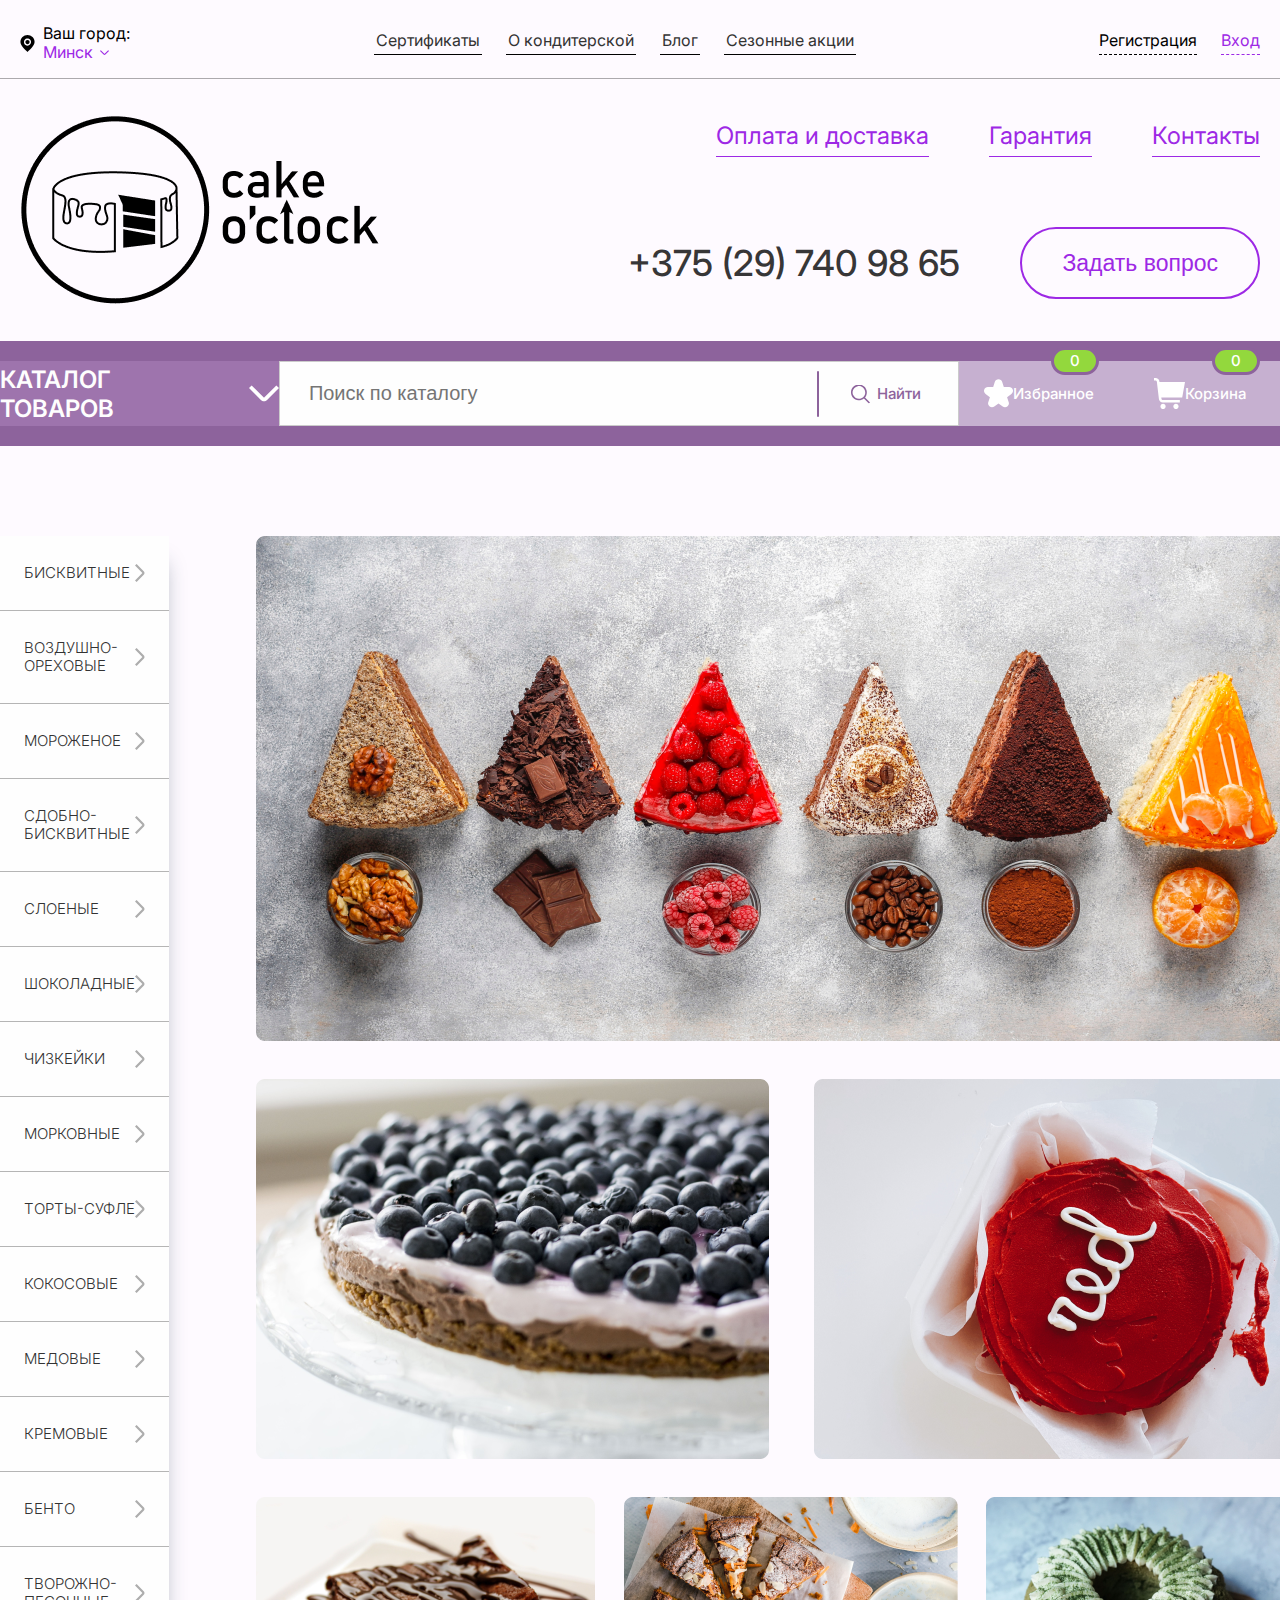
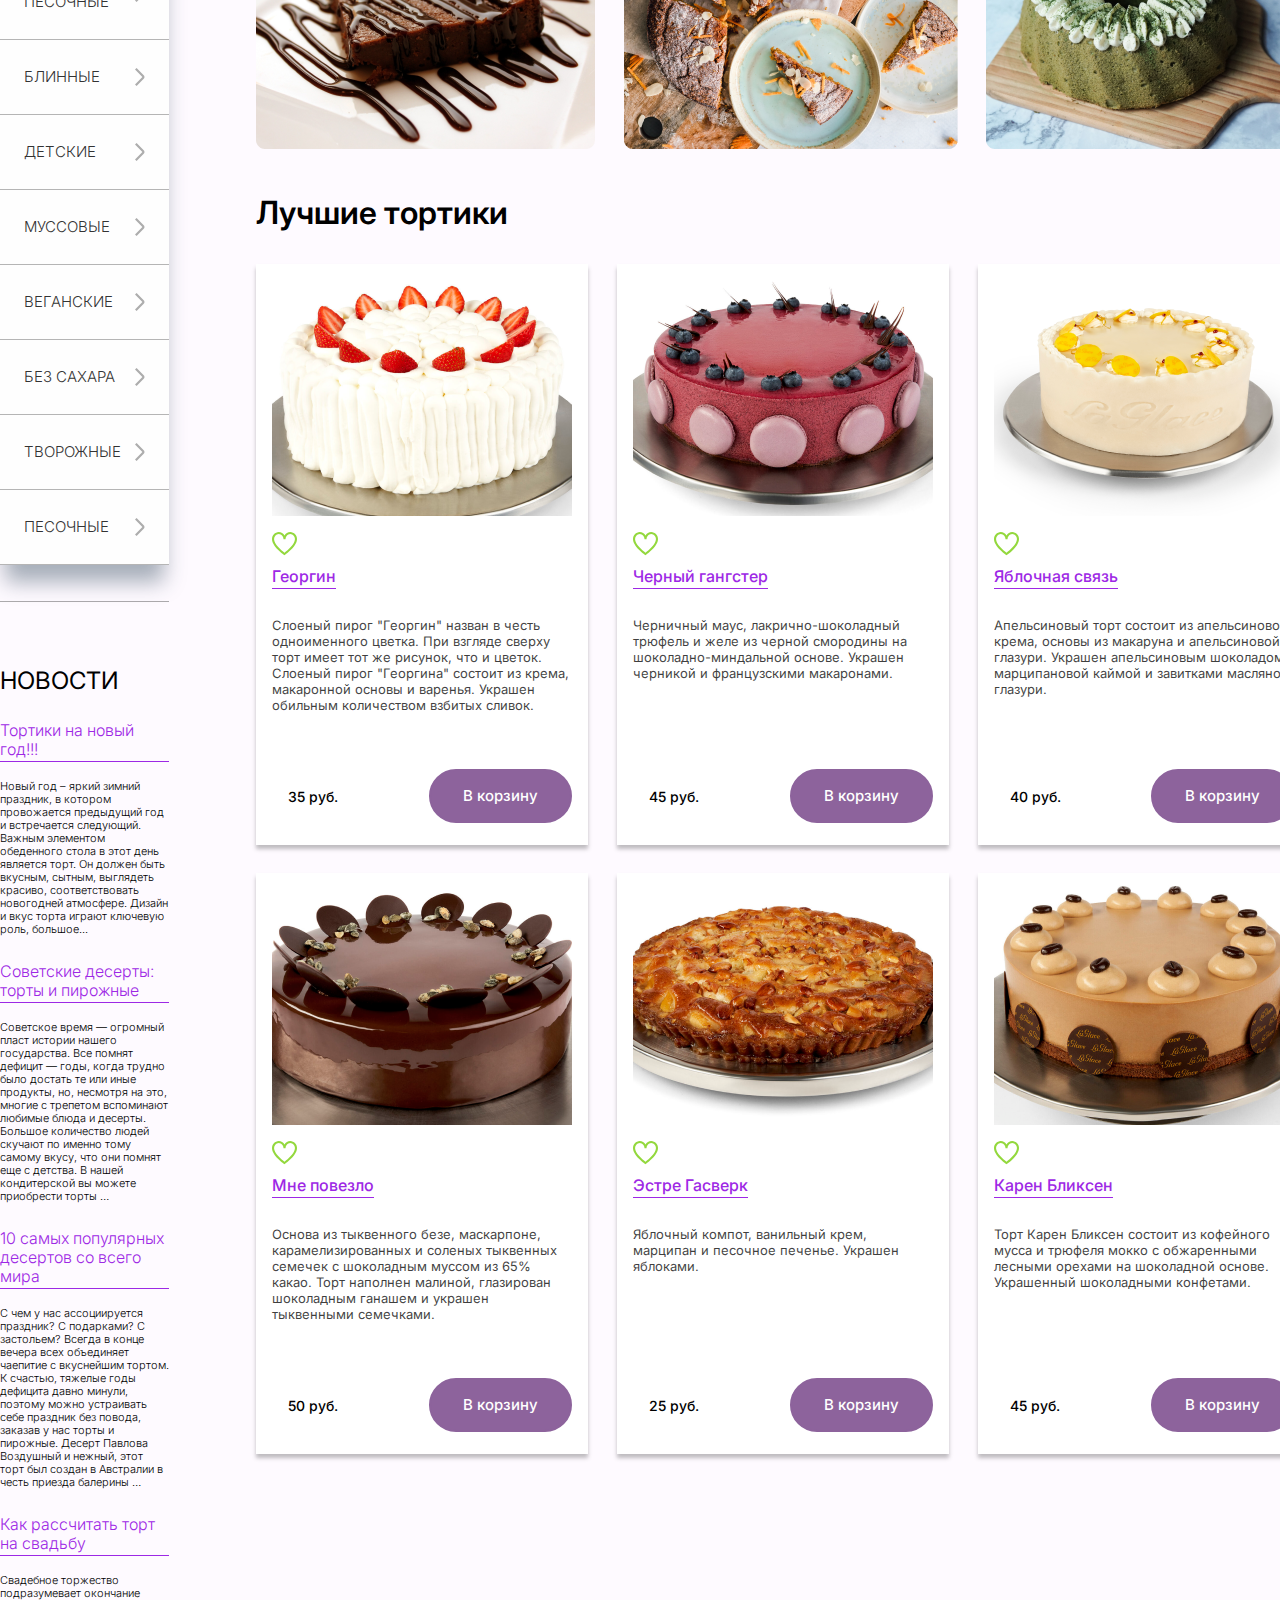
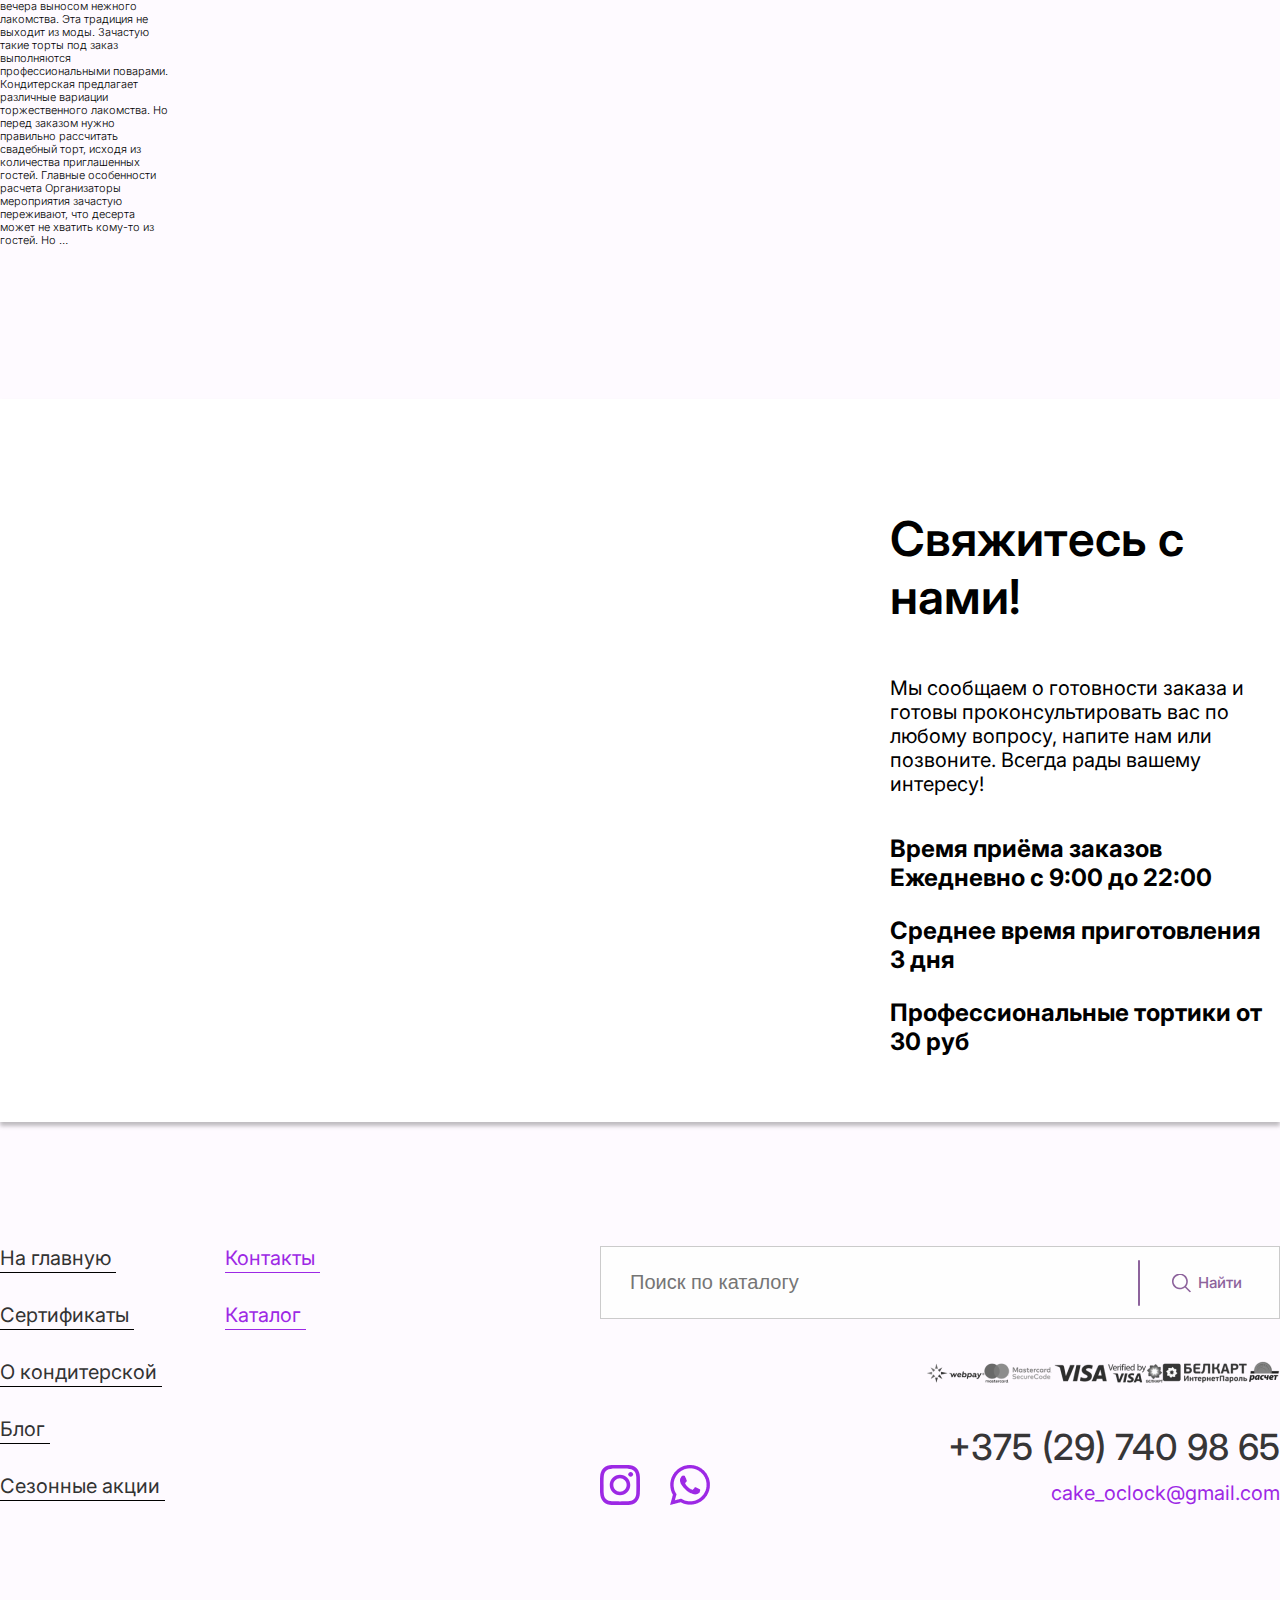
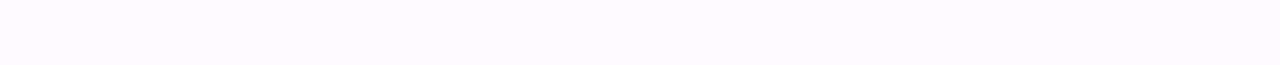
<file: classic/index.html>
<html lang="ru">
  <head>
    <meta charset="UTF-8" />
    <meta http-equiv="X-UA-Compatible" content="IE=edge" />
    <meta name="viewport" content="width=device-width, initial-scale=1.0" />
    <title>cake o'clock</title>

    <link rel="stylesheet" href="./style/style.css" />
    <link rel="preconnect" href="https://fonts.googleapis.com" />
    <link rel="preconnect" href="https://fonts.gstatic.com" crossorigin />
    <link
      href="https://fonts.googleapis.com/css2?family=Inter:wght@300;400;500;600;700;800&display=swap"
      rel="stylesheet"
    />
  </head>
  <body>
    <header class="header">
      <div class="container">
        <div class="header__main">
          <div class="header__top">
            <div class="header__point">
              <img src="./img/point-icon.svg" alt="" />
              <div class="header__point-main">
                <div class="header__point-title">Ваш город:</div>
                <div class="header__point-choise">
                  <span>Минск</span>
                  <img src="./img/arrow-down.svg" alt="" />
                </div>
              </div>
            </div>
            <nav class="header__nav">
              <a href="" class="header__nav-link">Сертификаты</a>
              <a href="./index.html#contact" class="header__nav-link"
                >О кондитерской</a
              >
              <a href="" class="header__nav-link">Блог</a>
              <a href="" class="header__nav-link">Сезонные акции</a>
            </nav>
            <div class="header__user">
              <div class="header__user-signup">Регистрация</div>
              <div class="header__user-signin">Вход</div>
            </div>
          </div>
          <div class="header__mid">
            <a href="./index.html" class="header__logo">
              <img src="./img/logo-head.png" alt="" />
            </a>
            <div class="header__menu">
              <div class="header__menu-top">
                <div class="header__menu-link">Оплата и доставка</div>
                <div class="header__menu-link">Гарантия</div>
                <div class="header__menu-link">Контакты</div>
              </div>
              <div class="header__menu-bottom">
                <a href="tel:+375297409865" class="header__menu-telephone"
                  >+375 (29) 740 98 65</a
                >
                <button class="header__menu-btn">Задать вопрос</button>
              </div>
            </div>
          </div>
        </div>
      </div>
      <div class="header__bottom-bg">
        <div class="container">
          <div class="header__bottom">
            <div class="header__catalog">
              <span>КАТАЛОГ ТОВАРОВ</span>
              <img src="./img/arrow-down-white.svg" alt="" />
            </div>
            <div class="header__search">
              <input
                class="header__search-input"
                type="search"
                placeholder="Поиск по каталогу"
              />
              <div class="header__search-devider"></div>
              <div class="header__search-btn">
                <img src="./img/search-icon.svg" alt="" />
                <span>Найти</span>
              </div>
            </div>
            <a href="./favorite.html" class="header__bottom-btn">
              <img src="./img/header-favorite.svg" alt="" />
              <span>Избранное</span>
              <div class="header__bottom-sub">
                <span>0</span>
              </div>
            </a>
            <div class="header__bottom-btn">
              <img src="./img/header-cart.svg" alt="" />
              <span>Корзина </span>
              <div class="header__bottom-sub">
                <span>0</span>
              </div>
            </div>
          </div>
        </div>
      </div>
    </header>
    <main>
      <div class="catalog">
        <div class="container">
          <div class="sidebar">
            <div class="sidebar__nav">
              <a href="" class="sidebar__nav-item">
                <span>БИСКВИТНЫЕ</span>
                <img src="./img/arrow-right.svg" alt="" />
              </a>
              <a href="" class="sidebar__nav-item">
                <span>ВОЗДУШНО-ОРЕХОВЫЕ</span>
                <img src="./img/arrow-right.svg" alt="" />
              </a>
              <a href="./good.html" class="sidebar__nav-item">
                <span>МОРОЖЕНОЕ</span>
                <img src="./img/arrow-right.svg" alt="" />
              </a>
              <a href="" class="sidebar__nav-item">
                <span>СДОБНО-БИСКВИТНЫЕ</span>
                <img src="./img/arrow-right.svg" alt="" />
              </a>
              <a href="" class="sidebar__nav-item">
                <span>СЛОЕНЫЕ</span>
                <img src="./img/arrow-right.svg" alt="" />
              </a>
              <a href="" class="sidebar__nav-item">
                <span>ШОКОЛАДНЫЕ</span>
                <img src="./img/arrow-right.svg" alt="" />
              </a>
              <a href="" class="sidebar__nav-item">
                <span>ЧИЗКЕЙКИ</span>
                <img src="./img/arrow-right.svg" alt="" />
              </a>
              <a href="" class="sidebar__nav-item">
                <span>МОРКОВНЫЕ</span>
                <img src="./img/arrow-right.svg" alt="" />
              </a>
              <a href="" class="sidebar__nav-item">
                <span>ТОРТЫ-СУФЛЕ</span>
                <img src="./img/arrow-right.svg" alt="" />
              </a>
              <a href="" class="sidebar__nav-item">
                <span>КОКОСОВЫЕ</span>
                <img src="./img/arrow-right.svg" alt="" />
              </a>
              <a href="" class="sidebar__nav-item">
                <span>МЕДОВЫЕ</span>
                <img src="./img/arrow-right.svg" alt="" />
              </a>
              <a href="" class="sidebar__nav-item">
                <span>КРЕМОВЫЕ</span>
                <img src="./img/arrow-right.svg" alt="" />
              </a>
              <a href="" class="sidebar__nav-item">
                <span>БЕНТО</span>
                <img src="./img/arrow-right.svg" alt="" />
              </a>
              <a href="" class="sidebar__nav-item">
                <span>ТВОРОЖНО-ПЕСОЧНЫЕ</span>
                <img src="./img/arrow-right.svg" alt="" />
              </a>
              <a href="" class="sidebar__nav-item">
                <span>БЛИННЫЕ</span>
                <img src="./img/arrow-right.svg" alt="" />
              </a>
              <a href="" class="sidebar__nav-item">
                <span>ДЕТСКИЕ</span>
                <img src="./img/arrow-right.svg" alt="" />
              </a>
              <a href="" class="sidebar__nav-item">
                <span>МУССОВЫЕ</span>
                <img src="./img/arrow-right.svg" alt="" />
              </a>
              <a href="" class="sidebar__nav-item">
                <span>ВЕГАНСКИЕ </span>
                <img src="./img/arrow-right.svg" alt="" />
              </a>
              <a href="" class="sidebar__nav-item">
                <span>БЕЗ САХАРА</span>
                <img src="./img/arrow-right.svg" alt="" />
              </a>
              <a href="" class="sidebar__nav-item">
                <span>ТВОРОЖНЫЕ</span>
                <img src="./img/arrow-right.svg" alt="" />
              </a>
              <a href="" class="sidebar__nav-item">
                <span>ПЕСОЧНЫЕ</span>
                <img src="./img/arrow-right.svg" alt="" />
              </a>
            </div>
            <div class="sidebar__devider"></div>
            <div class="sidebar__news">
              <h2 class="sidebar__news-title">НОВОСТИ</h2>
              <div class="sidebar__news-item">
                <h3 class="sidebar__news-item-title">
                  Тортики на новый год!!!
                </h3>
                <p class="sidebar__news-item-text">
                  Новый год – яркий зимний праздник, в котором провожается
                  предыдущий год и встречается следующий. Важным элементом
                  обеденного стола в этот день является торт. Он должен быть
                  вкусным, сытным, выглядеть красиво, соответствовать новогодней
                  атмосфере. Дизайн и вкус торта играют ключевую роль,
                  большое...
                </p>
              </div>
              <div class="sidebar__news-item">
                <h3 class="sidebar__news-item-title">
                  Советские десерты: торты и пирожные
                </h3>
                <p class="sidebar__news-item-text">
                  Советское время — огромный пласт истории нашего государства.
                  Все помнят дефицит — годы, когда трудно было достать те или
                  иные продукты, но, несмотря на это, многие с трепетом
                  вспоминают любимые блюда и десерты. Большое количество людей
                  скучают по именно тому самому вкусу, что они помнят еще с
                  детства. В нашей кондитерской вы можете приобрести торты …
                </p>
              </div>
              <div class="sidebar__news-item">
                <h3 class="sidebar__news-item-title">
                  10 самых популярных десертов со всего мира
                </h3>
                <p class="sidebar__news-item-text">
                  С чем у нас ассоциируется праздник? С подарками? С застольем?
                  Всегда в конце вечера всех объединяет чаепитие с вкуснейшим
                  тортом. К счастью, тяжелые годы дефицита давно минули, поэтому
                  можно устраивать себе праздник без повода, заказав у нас торты
                  и пирожные. Десерт Павлова Воздушный и нежный, этот торт был
                  создан в Австралии в честь приезда балерины …
                </p>
              </div>
              <div class="sidebar__news-item">
                <h3 class="sidebar__news-item-title">
                  Как рассчитать торт на свадьбу
                </h3>
                <p class="sidebar__news-item-text">
                  Свадебное торжество подразумевает окончание вечера выносом
                  нежного лакомства. Эта традиция не выходит из моды. Зачастую
                  такие торты под заказ выполняются профессиональными поварами.
                  Кондитерская предлагает различные вариации торжественного
                  лакомства. Но перед заказом нужно правильно рассчитать
                  свадебный торт, исходя из количества приглашенных гостей.
                  Главные особенности расчета Организаторы мероприятия зачастую
                  переживают, что десерта может не хватить кому-то из гостей. Но
                  …
                </p>
              </div>
            </div>
          </div>
          <div class="catalog__main">
            <div class="catalog__gallery">
              <div class="catalog__gallery-1">
                <img src="./img/catalog-gallery-1.png" alt="" />
              </div>
              <div class="catalog__gallery-2">
                <img src="./img/catalog-gallery-2.png" alt="" />
                <img src="./img/catalog-gallery-3.png" alt="" />
              </div>
              <div class="catalog__gallery-3">
                <img src="./img/catalog-gallery-4.png" alt="" />
                <img src="./img/catalog-gallery-5.png" alt="" />
                <img src="./img/catalog-gallery-6.png" alt="" />
              </div>
            </div>
            <h2 class="catalog__title">Лучшие тортики</h2>
            <div class="good__list">
              <div class="good__item">
                <div class="good__img">
                  <img src="./img/good-1.png" alt="" />
                </div>
                <div class="good__favor">
                  <img src="./img/heart-icon.svg" alt="" />
                </div>
                <h3 class="good__title">Георгин</h3>
                <p class="good__desc">
                  Слоеный пирог "Георгин" назван в честь одноименного цветка.
                  При взгляде сверху торт имеет тот же рисунок, что и цветок.
                  Слоеный пирог "Георгина" состоит из крема, макаронной основы и
                  варенья. Украшен обильным количеством взбитых сливок.
                </p>
                <div class="good__info">
                  <div class="good__price">35 руб.</div>
                  <div class="good__btn">В корзину</div>
                </div>
              </div>
              <div class="good__item">
                <div class="good__img">
                  <img src="./img/good-2.png" alt="" />
                </div>
                <div class="good__favor">
                  <img src="./img/heart-icon.svg" alt="" />
                </div>
                <h3 class="good__title">Черный гангстер</h3>
                <p class="good__desc">
                  Черничный маус, лакрично-шоколадный трюфель и желе из черной
                  смородины на шоколадно-миндальной основе. Украшен черникой и
                  французскими макаронами.
                </p>
                <div class="good__info">
                  <div class="good__price">45 руб.</div>
                  <div class="good__btn">В корзину</div>
                </div>
              </div>
              <div class="good__item">
                <div class="good__img">
                  <img src="./img/good-3.png" alt="" />
                </div>
                <div class="good__favor">
                  <img src="./img/heart-icon.svg" alt="" />
                </div>
                <h3 class="good__title">Яблочная связь</h3>
                <p class="good__desc">
                  Апельсиновый торт состоит из апельсинового крема, основы из
                  макаруна и апельсиновой глазури. Украшен апельсиновым
                  шоколадом, марципановой каймой и завитками масляной глазури.
                </p>
                <div class="good__info">
                  <div class="good__price">40 руб.</div>
                  <div class="good__btn">В корзину</div>
                </div>
              </div>
              <div class="good__item">
                <div class="good__img">
                  <img src="./img/good-4.png" alt="" />
                </div>
                <div class="good__favor">
                  <img src="./img/heart-icon.svg" alt="" />
                </div>
                <h3 class="good__title">Мне повезло</h3>
                <p class="good__desc">
                  Основа из тыквенного безе, маскарпоне, карамелизированных и
                  соленых тыквенных семечек с шоколадным муссом из 65% какао.
                  Торт наполнен малиной, глазирован шоколадным ганашем и украшен
                  тыквенными семечками.
                </p>
                <div class="good__info">
                  <div class="good__price">50 руб.</div>
                  <div class="good__btn">В корзину</div>
                </div>
              </div>
              <div class="good__item">
                <div class="good__img">
                  <img src="./img/good-5.png" alt="" />
                </div>
                <div class="good__favor">
                  <img src="./img/heart-icon.svg" alt="" />
                </div>
                <h3 class="good__title">Эстре Гасверк</h3>
                <p class="good__desc">
                  Яблочный компот, ванильный крем, марципан и песочное печенье.
                  Украшен яблоками.
                </p>
                <div class="good__info">
                  <div class="good__price">25 руб.</div>
                  <div class="good__btn">В корзину</div>
                </div>
              </div>
              <div class="good__item">
                <div class="good__img">
                  <img src="./img/good-6.png" alt="" />
                </div>
                <div class="good__favor">
                  <img src="./img/heart-icon.svg" alt="" />
                </div>
                <h3 class="good__title">Карен Бликсен</h3>
                <p class="good__desc">
                  Торт Карен Бликсен состоит из кофейного мусса и трюфеля мокко
                  с обжаренными лесными орехами на шоколадной основе. Украшенный
                  шоколадными конфетами.
                </p>
                <div class="good__info">
                  <div class="good__price">45 руб.</div>
                  <div class="good__btn">В корзину</div>
                </div>
              </div>
            </div>
          </div>
        </div>
      </div>
    </main>
    <div class="contact" id="contact">
      <div class="container">
        <div class="contact__main">
          <div class="contact__map">
            <iframe
              src="https://www.google.com/maps/embed?pb=!1m18!1m12!1m3!1d2351.268753372088!2d27.557555215859022!3d53.891426980096824!2m3!1f0!2f0!3f0!3m2!1i1024!2i768!4f13.1!3m3!1m2!1s0x46dbcfdb12398d2d%3A0xda87e12c7d16133f!2z0JHQtdC70L7RgNGD0YHRgdC60LjQuSDQs9C-0YHRg9C00LDRgNGB0YLQstC10L3QvdGL0Lkg0YLQtdGF0L3QvtC70L7Qs9C40YfQtdGB0LrQuNC5INGD0L3QuNCy0LXRgNGB0LjRgtC10YI!5e0!3m2!1sru!2sby!4v1670350470144!5m2!1sru!2sby"
              width="800"
              height="436"
              style="border: 0"
              allowfullscreen=""
              loading="lazy"
              referrerpolicy="no-referrer-when-downgrade"
            ></iframe>
          </div>
          <div class="contact__info">
            <div class="contact__title">Свяжитесь с нами!</div>
            <div class="contact__desc">
              Мы сообщаем о готовности заказа и готовы проконсультировать вас по
              любому вопросу, напите нам или позвоните. Всегда рады вашему
              интересу!
            </div>
            <div class="contact__bold">
              Время приёма заказов<br />
              Ежедневно с 9:00 до 22:00
            </div>
            <div class="contact__bold">
              Среднее время приготовления<br />
              3 дня
            </div>
            <div class="contact__bold">Профессиональные тортики от 30 руб</div>
          </div>
        </div>
      </div>
    </div>
    <footer class="footer">
      <div class="container">
        <div class="footer__main">
          <div class="footer__nav">
            <div class="footer__col">
              <a href="" class="footer__nav-link">На главную</a>
              <a href="" class="footer__nav-link">Сертификаты</a>
              <a href="" class="footer__nav-link">О кондитерской</a>
              <a href="" class="footer__nav-link">Блог</a>
              <a href="" class="footer__nav-link">Сезонные акции</a>
            </div>
            <div class="footer__col">
              <a href="" class="footer__nav-link footer__nav-active"
                >Контакты</a
              >
              <a href="" class="footer__nav-link footer__nav-active">Каталог</a>
            </div>
          </div>
          <div class="footer__menu">
            <div class="header__search">
              <input
                class="header__search-input"
                type="search"
                placeholder="Поиск по каталогу"
              />
              <div class="header__search-devider"></div>
              <div class="header__search-btn">
                <img src="./img/search-icon.svg" alt="" />
                <span>Найти</span>
              </div>
            </div>
            <div class="footer__payment">
              <img src="./img/payment.png" alt="" />
            </div>
            <div class="footer__block">
              <div class="footer__social">
                <img src="./img/insta-logo.svg" alt="" />
                <img src="./img/whatsapp-logo.png" alt="" />
              </div>
              <div class="footer__contact">
                <a href="tel:+375297409865" class="header__menu-telephone"
                  >+375 (29) 740 98 65</a
                >
                <a href="mailto:cake_oclock@gmail.com" class="footer__email"
                  >cake_oclock@gmail.com</a
                >
              </div>
            </div>
          </div>
        </div>
      </div>
    </footer>
  </body>
</html>
</file>
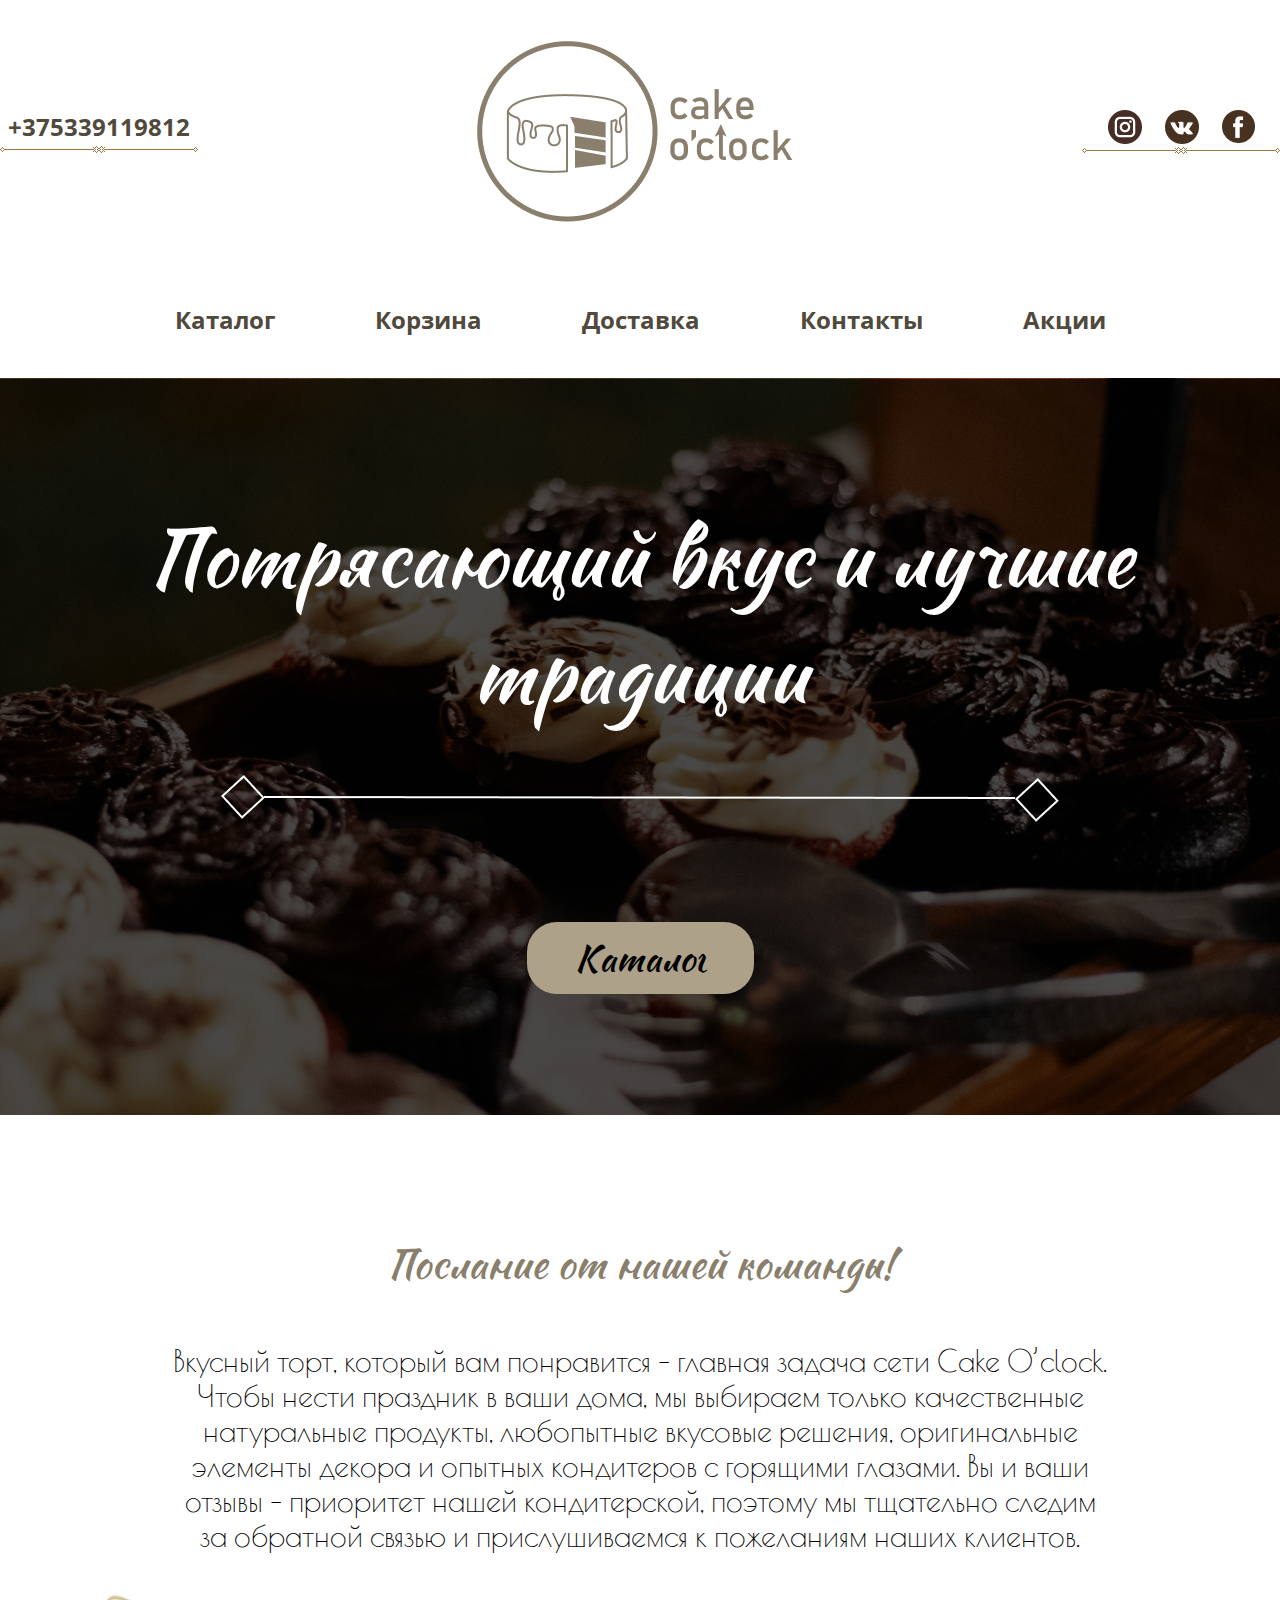
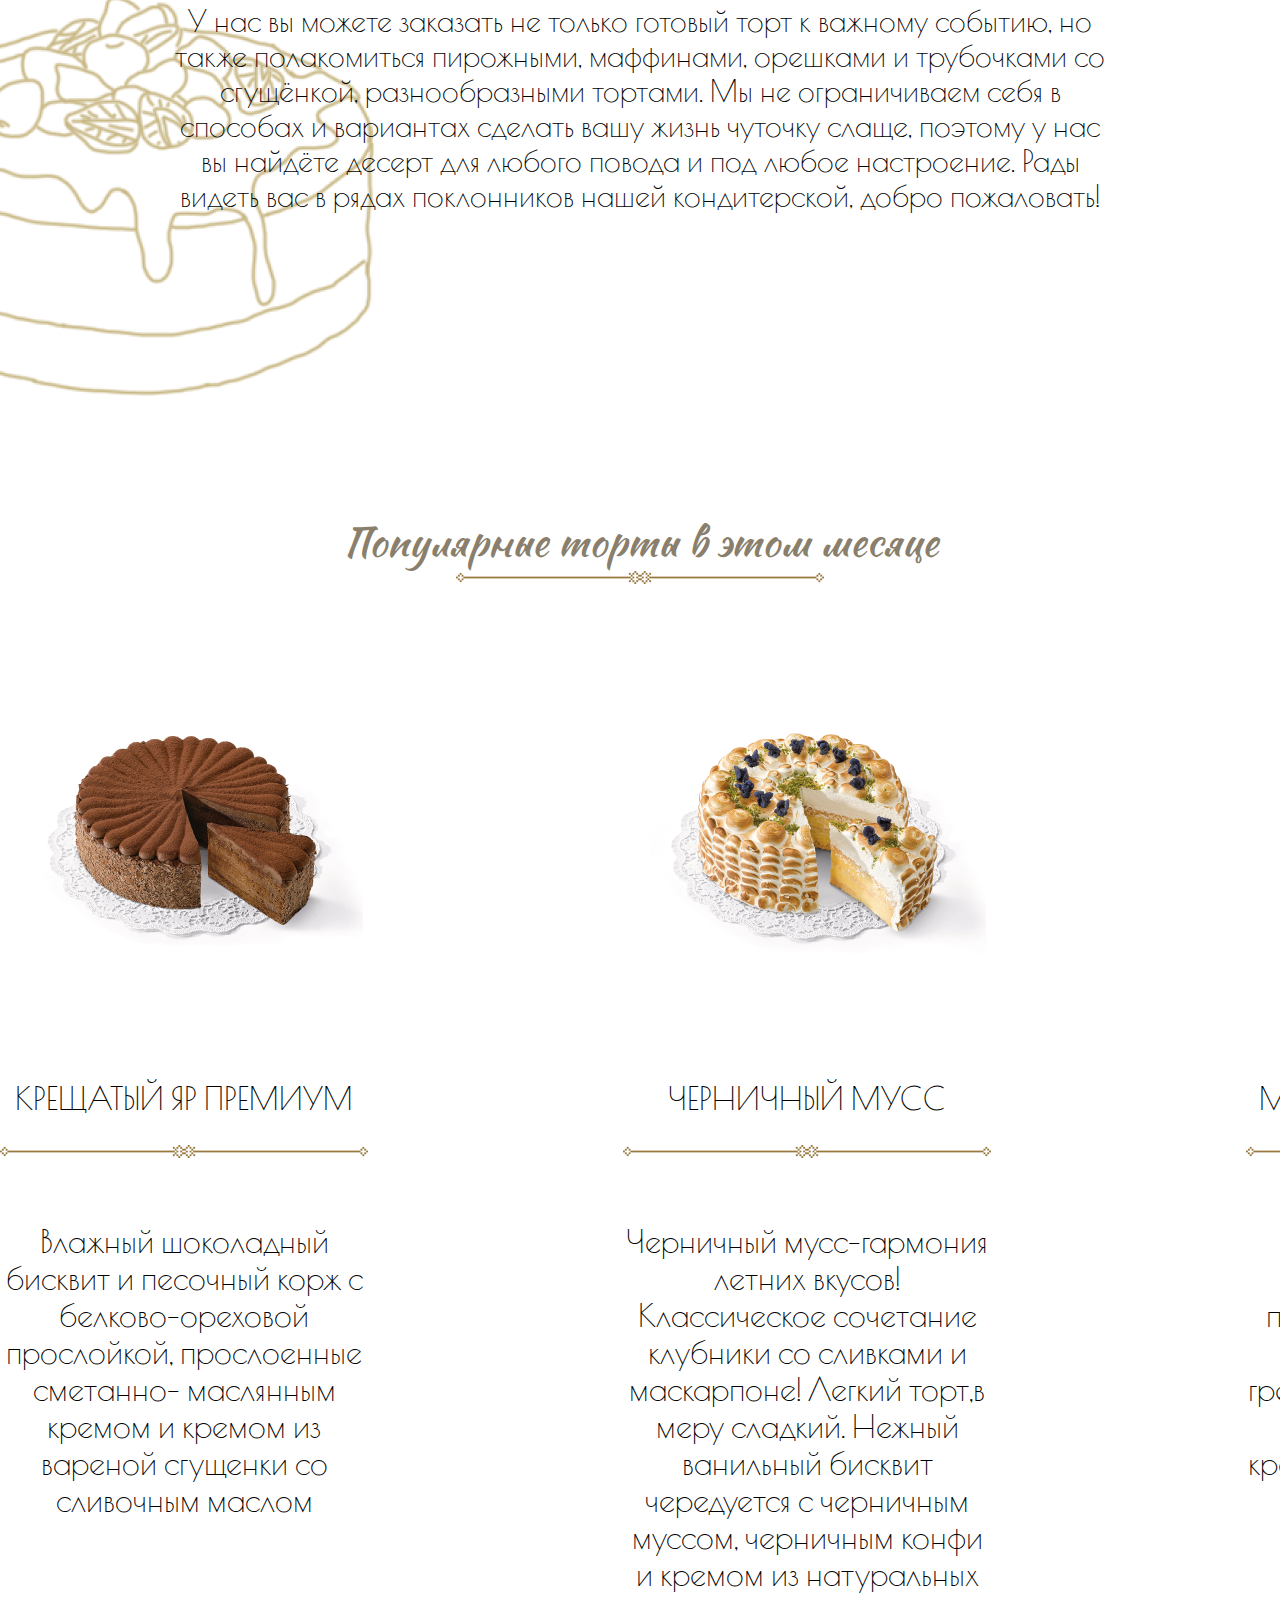
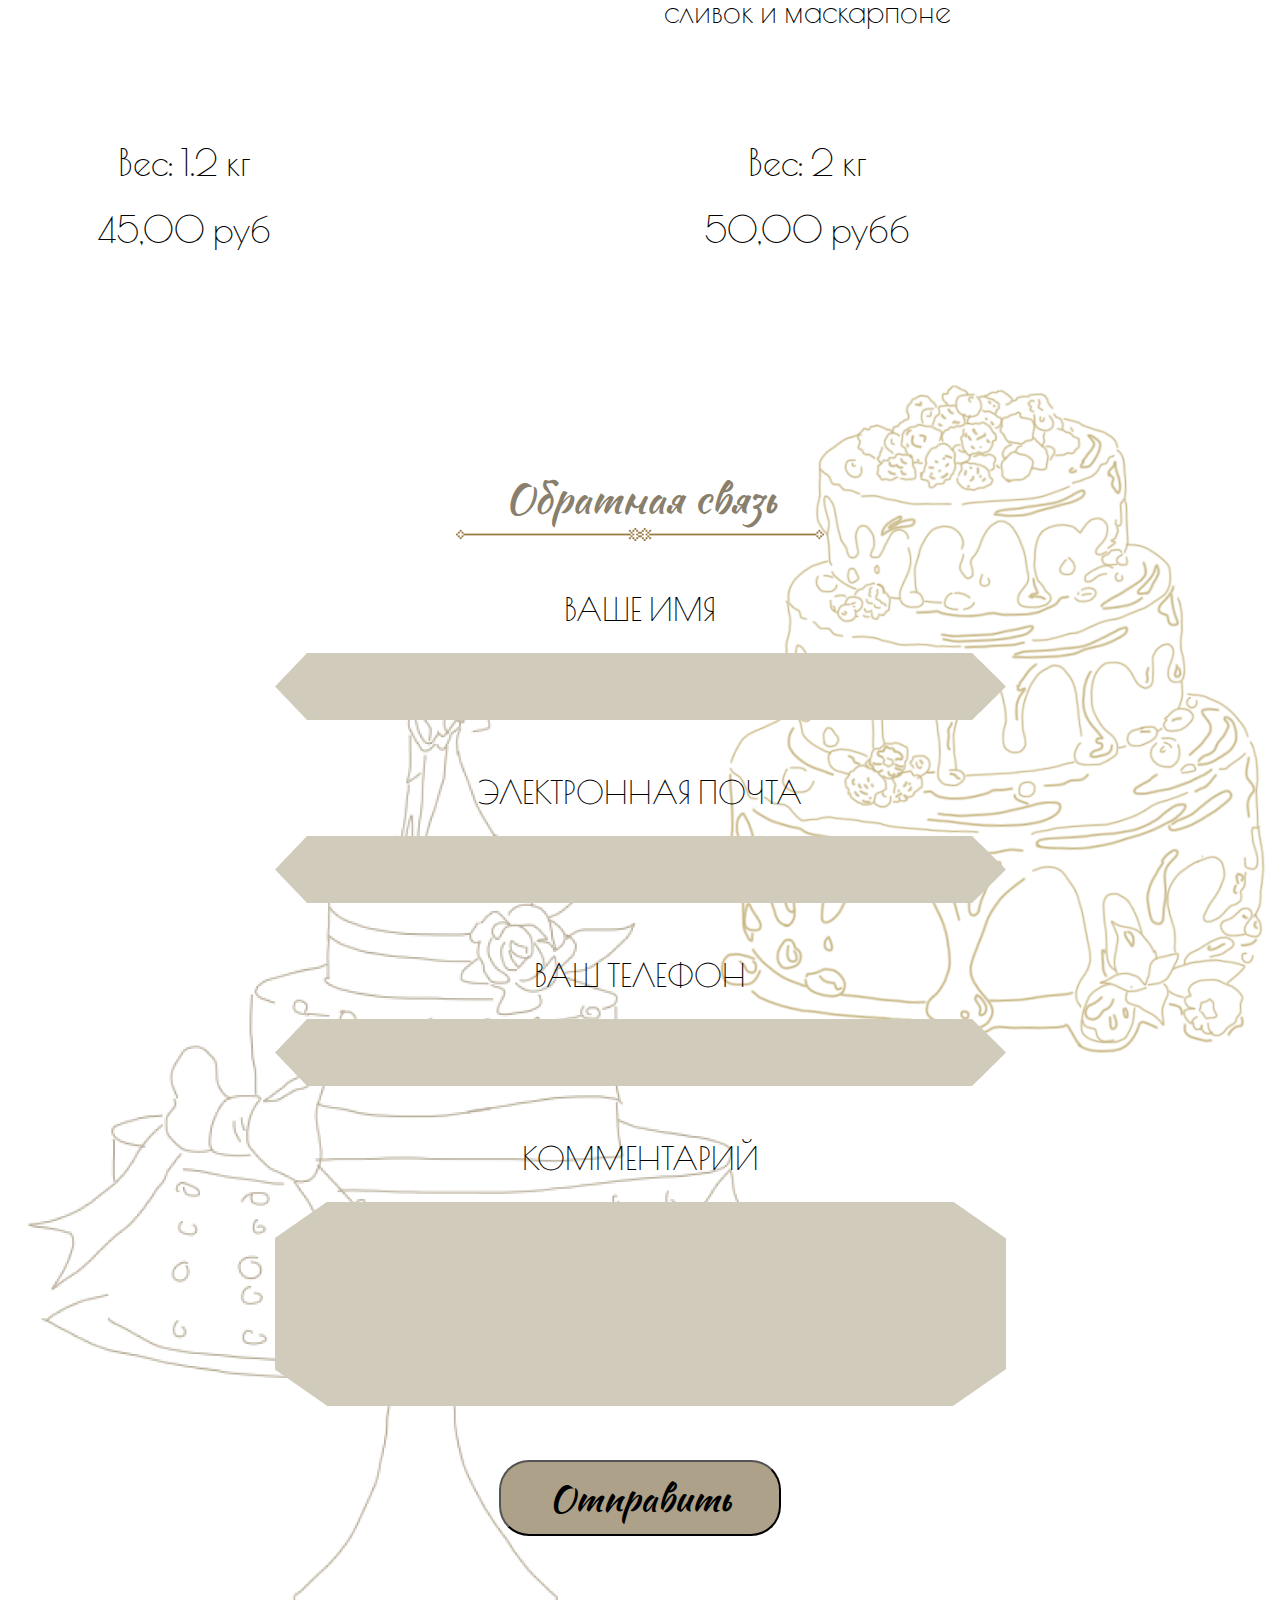
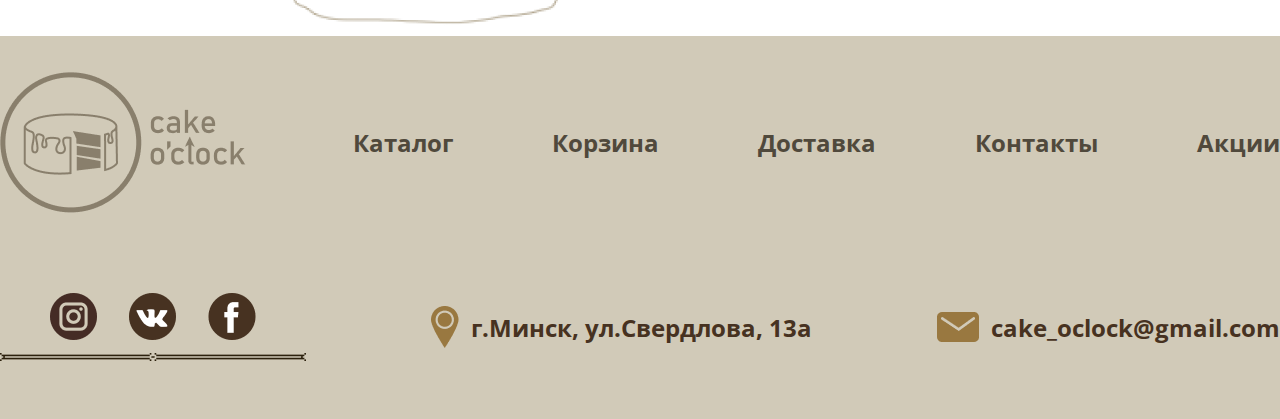
<file: retro/index.html>
<html lang="ru">
  <head>
    <meta charset="UTF-8" />
    <meta http-equiv="X-UA-Compatible" content="IE=edge" />
    <meta name="viewport" content="width=device-width, initial-scale=1.0" />
    <title>cake o'clock</title>

    <link rel="stylesheet" href="./css/style.css" />
    <link rel="preconnect" href="https://fonts.googleapis.com" />
    <link rel="preconnect" href="https://fonts.gstatic.com" crossorigin />
    <link
      href="https://fonts.googleapis.com/css2?family=Open+Sans:wght@300;400;500;600;700&family=Poiret+One&display=swap"
      rel="stylesheet"
    />
  </head>
  <body>
    <div class="head">
      <div class="container">
        <div class="head__main">
          <div class="head__col">
            <a href="tel:+375339119812" class="head__tel">+375339119812</a>
            <img src="./img/botline.png" alt="" />
          </div>
          <div class="head__col">
            <a href="./index.html"><img src="./img/logo-head.png" alt="" /></a>
          </div>
          <div class="head__col">
            <div class="head__social">
              <a href=""><img src="./img/social-1.png" alt="" /></a>
              <a href=""><img src="./img/social-2.png" alt="" /></a>
              <a href=""><img src="./img/social-3.png" alt="" /></a>
            </div>
            <img src="./img/botline.png" alt="" />
          </div>
        </div>
      </div>
    </div>
    <div class="container">
      <header class="header">
        <a href="./catalog.html" class="header__item">Каталог</a>
        <a href="" class="header__item">Корзина</a>
        <a href="" class="header__item">Доставка</a>
        <a href="" class="header__item">Контакты</a>
        <a href="" class="header__item">Акции</a>
      </header>
    </div>
    <div class="welcome">
      <div class="welcome__title">Потрясающий вкус и лучшие традиции</div>
      <img class="welcome__botline" src="./img/welcome-botline.png" alt="" />
      <a href="./catalog.html" class="welcome__btn">Каталог</a>
    </div>
    <div class="message">
      <div class="container">
        <div class="message__main">
          <div class="message__title">Послание от нашей команды!</div>
          <div class="message__paragraph">
            Вкусный торт, который вам понравится – главная задача сети Cake
            O’clock. Чтобы нести праздник в ваши дома, мы выбираем только
            качественные натуральные продукты, любопытные вкусовые решения,
            оригинальные элементы декора и опытных кондитеров с горящими
            глазами. Вы и ваши отзывы – приоритет нашей кондитерской, поэтому мы
            тщательно следим за обратной связью и прислушиваемся к пожеланиям
            наших клиентов.
          </div>
          <div class="message__paragraph">
            У нас вы можете заказать не только готовый торт к важному событию,
            но также полакомиться пирожными, маффинами, орешками и трубочками со
            сгущёнкой, разнообразными тортами. Мы не ограничиваем себя в
            способах и вариантах сделать вашу жизнь чуточку слаще, поэтому у нас
            вы найдёте десерт для любого повода и под любое настроение. Рады
            видеть вас в рядах поклонников нашей кондитерской, добро пожаловать!
          </div>
        </div>
      </div>
    </div>
    <div class="container">
      <div class="good">
        <div class="good__head">
          <span>Популярные торты в этом месяце</span>
          <img src="./img/good-botline.png" alt="" />
        </div>
        <div class="good__list good__list-vertical-scroll">
          <div class="good__item">
            <div class="good__img">
              <img src="./img/good-1.png" alt="" />
            </div>
            <div class="good__title">
              <span>КРЕЩАТЫЙ ЯР ПРЕМИУМ</span>
              <img src="./img/good-botline.png" alt="" />
            </div>
            <div class="good__desc">
              Влажный шоколадный бисквит и песочный корж с белково-ореховой
              прослойкой, прослоенные сметанно- маслянным кремом и кремом из
              вареной сгущенки со сливочным маслом
            </div>
            <div class="good__weight">Вес: 1.2 кг</div>
            <div class="good__price">45,00 руб</div>
          </div>
          <div class="good__item">
            <div class="good__img">
              <img src="./img/good-2.png" alt="" />
            </div>
            <div class="good__title">
              <span>ЧЕРНИЧНЫЙ МУСС</span>
              <img src="./img/good-botline.png" alt="" />
            </div>
            <div class="good__desc">
              Черничный мусс-гармония летних вкусов! Классическое сочетание
              клубники со сливками и маскарпоне! Легкий торт,в меру сладкий.
              Нежный ванильный бисквит чередуется с черничным муссом, черничным
              конфи и кремом из натуральных сливок и маскарпоне
            </div>
            <div class="good__weight">Вес: 2 кг</div>
            <div class="good__price">50,00 рубб</div>
          </div>
          <div class="good__item">
            <div class="good__img">
              <img src="./img/good-3.png" alt="" />
            </div>
            <div class="good__title">
              <span>МОЛОЧНАЯ ДЕВОЧКА</span>
              <img src="./img/good-botline.png" alt="" />
            </div>
            <div class="good__desc">
              Тонкие домашние бисквиты на сгущенке, пропитанные кремом из
              натуральных сливок и грецкого ореха, прослоены нежнейшим сырным
              кремом из "Маскарпоне" и сыра Кремчиз
            </div>
            <div class="good__weight">Вес: 1.4 кг</div>
            <div class="good__price">4300 руб</div>
          </div>
          <div class="good__item">
            <div class="good__img">
              <img src="./img/good-1.png" alt="" />
            </div>
            <div class="good__title">
              <span>КРЕЩАТЫЙ ЯР ПРЕМИУМ</span>
              <img src="./img/good-botline.png" alt="" />
            </div>
            <div class="good__desc">
              Влажный шоколадный бисквит и песочный корж с белково-ореховой
              прослойкой, прослоенные сметанно- маслянным кремом и кремом из
              вареной сгущенки со сливочным маслом
            </div>
            <div class="good__weight">Вес: 1.2 кг</div>
            <div class="good__price">45,00 руб</div>
          </div>
          <div class="good__item">
            <div class="good__img">
              <img src="./img/good-2.png" alt="" />
            </div>
            <div class="good__title">
              <span>ЧЕРНИЧНЫЙ МУСС</span>
              <img src="./img/good-botline.png" alt="" />
            </div>
            <div class="good__desc">
              Черничный мусс-гармония летних вкусов! Классическое сочетание
              клубники со сливками и маскарпоне! Легкий торт,в меру сладкий.
              Нежный ванильный бисквит чередуется с черничным муссом, черничным
              конфи и кремом из натуральных сливок и маскарпоне
            </div>
            <div class="good__weight">Вес: 2 кг</div>
            <div class="good__price">50,00 рубб</div>
          </div>
          <div class="good__item">
            <div class="good__img">
              <img src="./img/good-3.png" alt="" />
            </div>
            <div class="good__title">
              <span>МОЛОЧНАЯ ДЕВОЧКА</span>
              <img src="./img/good-botline.png" alt="" />
            </div>
            <div class="good__desc">
              Тонкие домашние бисквиты на сгущенке, пропитанные кремом из
              натуральных сливок и грецкого ореха, прослоены нежнейшим сырным
              кремом из "Маскарпоне" и сыра Кремчиз
            </div>
            <div class="good__weight">Вес: 1.4 кг</div>
            <div class="good__price">4300 руб</div>
          </div>
        </div>
      </div>
    </div>
    <div class="contact">
      <div class="container">
        <div class="contact__main">
          <div class="contact__head">
            <span>Обратная связь</span
            ><img src="./img/good-botline.png" alt="" />
          </div>
          <form action="" class="contact__form">
            <div class="contact__row">
              <label for="">Ваше имя</label>
              <input type="text" />
            </div>
            <div class="contact__row">
              <label for="">Электронная почта</label>
              <input type="text" />
            </div>
            <div class="contact__row">
              <label for="">Ваш телефон</label>
              <input type="text" />
            </div>
            <div class="contact__row">
              <label for="">Комментарий</label>
              <textarea name="" id="" rows="4"></textarea>
            </div>
            <button class="welcome__btn">Отправить</button>
          </form>
        </div>
      </div>
    </div>
    <footer class="footer">
      <div class="container">
        <div class="footer__main">
          <div class="footer__top">
            <div class="footer__logo">
              <img src="./img/footer-logo.png" alt="" />
            </div>
            <div class="footer__nav">
              <a href="" class="footer__link">Каталог</a>
              <a href="" class="footer__link">Корзина</a>
              <a href="" class="footer__link">Доставка</a>
              <a href="" class="footer__link">Контакты</a>
              <a href="" class="footer__link">Акции</a>
            </div>
          </div>
          <div class="footer__bottom">
            <div class="footer__social">
              <div class="footer__social-list">
                <a href=""><img src="./img/social-footer-1.png" alt="" /></a>
                <a href=""><img src="./img/social-footer-2.png" alt="" /></a>
                <a href=""><img src="./img/social-footer-3.png" alt="" /></a>
              </div>
              <img src="./img/social-footer-botline.png" alt="" />
            </div>
            <div class="footer__mail">
              <img src="./img/point.png" alt="" />
              <span>г.Минск, ул.Свердлова, 13а</span>
            </div>
            <div class="footer__mail">
              <img src="./img/mail.png" alt="" />
              <span>cake_oclock@gmail.com</span>
            </div>
          </div>
        </div>
      </div>
    </footer>
  </body>
</html>
</file>
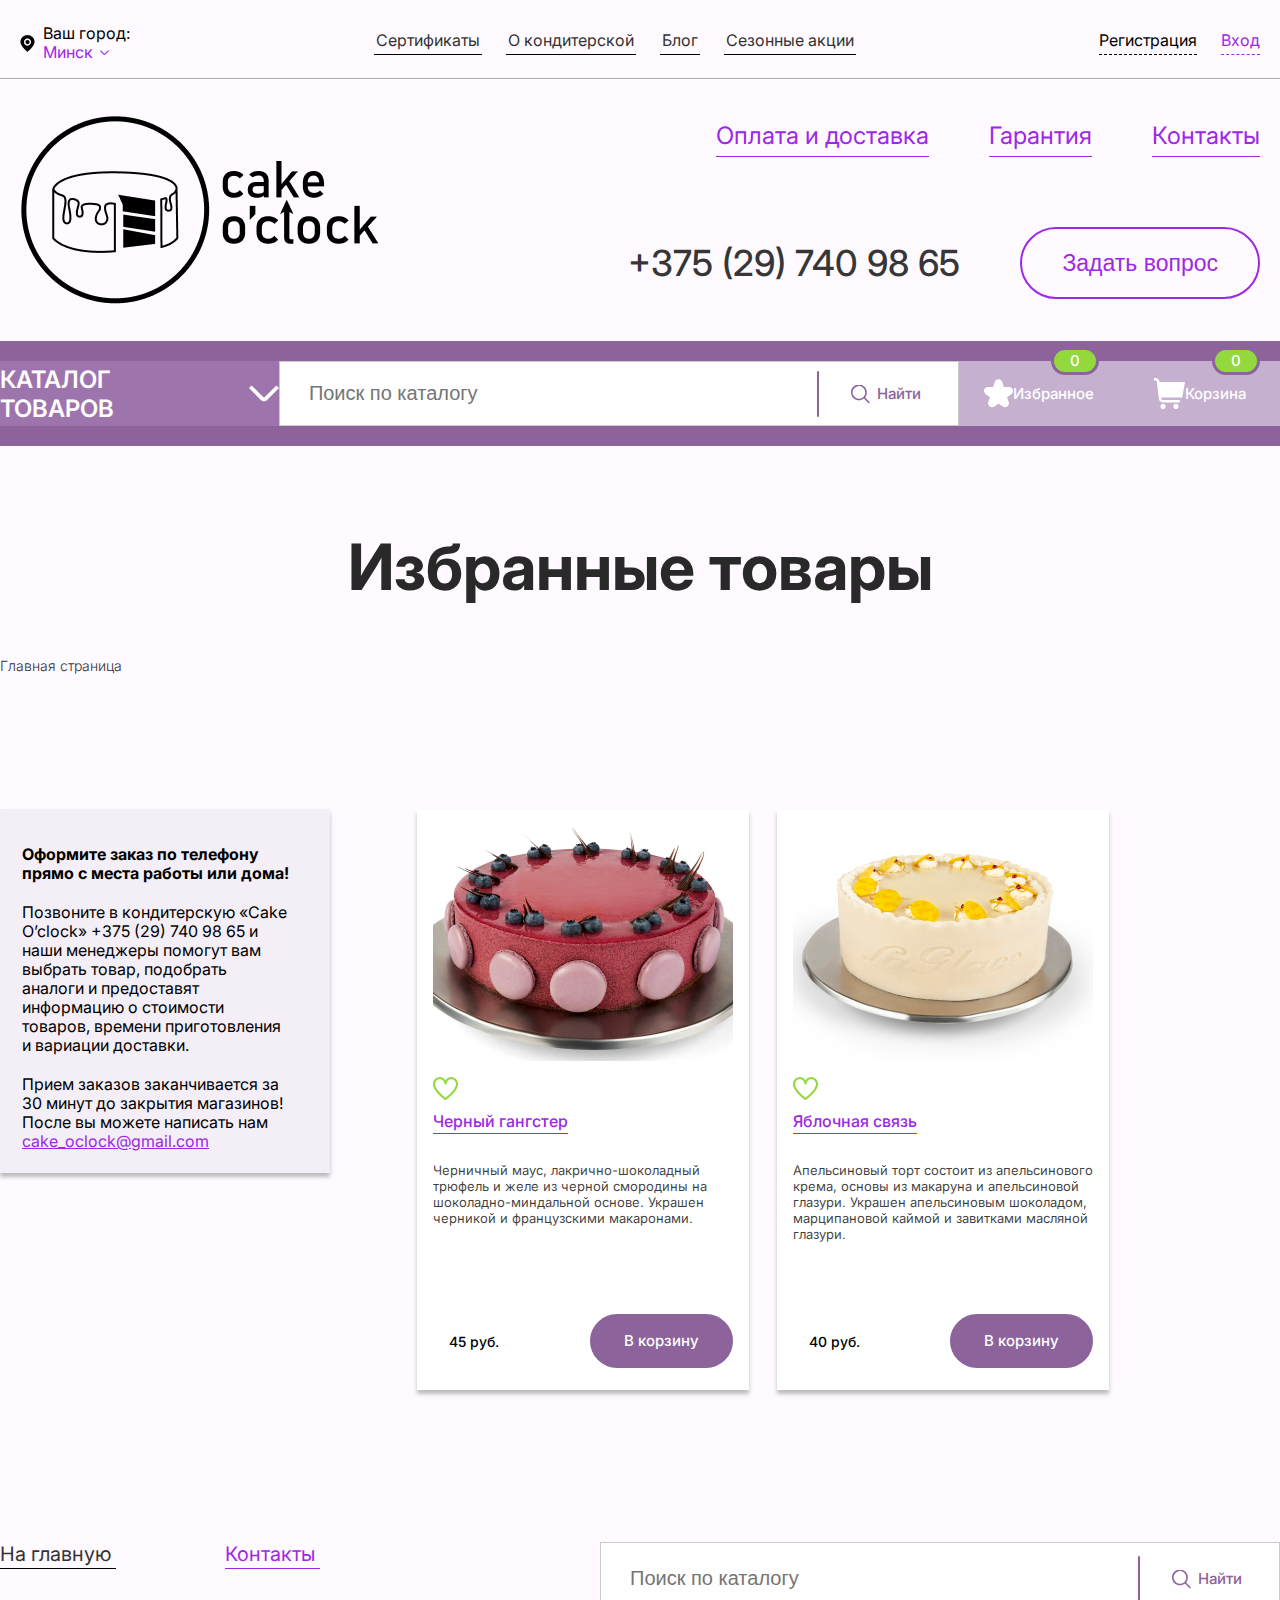
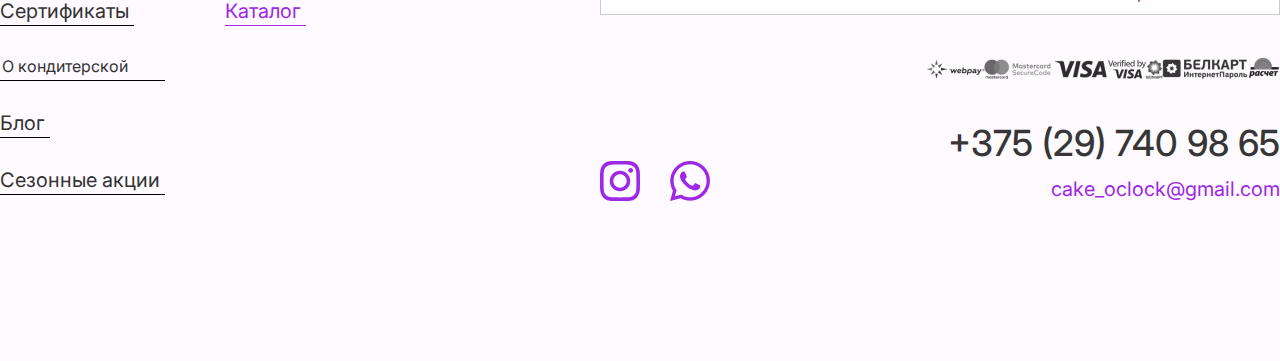
<file: classic/favorite.html>
<html lang="ru">
  <head>
    <meta charset="UTF-8" />
    <meta http-equiv="X-UA-Compatible" content="IE=edge" />
    <meta name="viewport" content="width=device-width, initial-scale=1.0" />
    <title>cake o'clock</title>

    <link rel="stylesheet" href="./style/style.css" />
    <link rel="preconnect" href="https://fonts.googleapis.com" />
    <link rel="preconnect" href="https://fonts.gstatic.com" crossorigin />
    <link
      href="https://fonts.googleapis.com/css2?family=Inter:wght@300;400;500;600;700;800&display=swap"
      rel="stylesheet"
    />
  </head>
  <body>
    <header class="header">
      <div class="container">
        <div class="header__main">
          <div class="header__top">
            <div class="header__point">
              <img src="./img/point-icon.svg" alt="" />
              <div class="header__point-main">
                <div class="header__point-title">Ваш город:</div>
                <div class="header__point-choise">
                  <span>Минск</span>
                  <img src="./img/arrow-down.svg" alt="" />
                </div>
              </div>
            </div>
            <nav class="header__nav">
              <a href="" class="header__nav-link">Сертификаты</a>
              <a href="" class="header__nav-link">О кондитерской</a>
              <a href="" class="header__nav-link">Блог</a>
              <a href="" class="header__nav-link">Сезонные акции</a>
            </nav>
            <div class="header__user">
              <div class="header__user-signup">Регистрация</div>
              <div class="header__user-signin">Вход</div>
            </div>
          </div>
          <div class="header__mid">
            <a href="./index.html" class="header__logo">
              <img src="./img/logo-head.png" alt="" />
            </a>
            <div class="header__menu">
              <div class="header__menu-top">
                <div class="header__menu-link">Оплата и доставка</div>
                <div class="header__menu-link">Гарантия</div>
                <div class="header__menu-link">Контакты</div>
              </div>
              <div class="header__menu-bottom">
                <a href="tel:+375297409865" class="header__menu-telephone"
                  >+375 (29) 740 98 65</a
                >
                <button class="header__menu-btn">Задать вопрос</button>
              </div>
            </div>
          </div>
        </div>
      </div>
      <div class="header__bottom-bg">
        <div class="container">
          <div class="header__bottom">
            <div class="header__catalog">
              <span>КАТАЛОГ ТОВАРОВ</span>
              <img src="./img/arrow-down-white.svg" alt="" />
            </div>
            <div class="header__search">
              <input
                class="header__search-input"
                type="search"
                placeholder="Поиск по каталогу"
              />
              <div class="header__search-devider"></div>
              <div class="header__search-btn">
                <img src="./img/search-icon.svg" alt="" />
                <span>Найти</span>
              </div>
            </div>
            <a href="./favorite.html" class="header__bottom-btn">
              <img src="./img/header-favorite.svg" alt="" />
              <span>Избранное</span>
              <div class="header__bottom-sub">
                <span>0</span>
              </div>
            </a>
            <div class="header__bottom-btn">
              <img src="./img/header-cart.svg" alt="" />
              <span>Корзина </span>
              <div class="header__bottom-sub">
                <span>0</span>
              </div>
            </div>
          </div>
        </div>
      </div>
    </header>
    <main>
      <h1 class="favorite-title">Избранные товары</h1>
      <div class="container">
        <div class="favoritte-breadcrumbs">
          <a href="./index.html">Главная страница</a>
        </div>
      </div>
      <div class="catalog">
        <div class="container">
          <div class="sidebar">
            <div class="favorite__ad">
              <div class="favorite__ad-title">
                Оформите заказ по телефону прямо с места работы или дома!
              </div>
              <div class="favorite__ad-txt">
                Позвоните в кондитерскую «Cake O’clock» +375 (29) 740 98 65 и
                наши менеджеры помогут вам выбрать товар, подобрать аналоги и
                предоставят информацию о стоимости товаров, времени
                приготовления и вариации доставки.
              </div>
              <div class="favorite__ad-txt">
                Прием заказов заканчивается за 30 минут до закрытия
                магазинов!<br />
                После вы можете написать нам
                <a href="mailto:cake_oclock@gmail.com">cake_oclock@gmail.com</a>
              </div>
            </div>
          </div>
          <div class="catalog__main">
            <div class="good__list">
              <div class="good__item">
                <div class="good__img">
                  <img src="./img/good-2.png" alt="" />
                </div>
                <div class="good__favor">
                  <img src="./img/heart-icon.svg" alt="" />
                </div>
                <h3 class="good__title">Черный гангстер</h3>
                <p class="good__desc">
                  Черничный маус, лакрично-шоколадный трюфель и желе из черной
                  смородины на шоколадно-миндальной основе. Украшен черникой и
                  французскими макаронами.
                </p>
                <div class="good__info">
                  <div class="good__price">45 руб.</div>
                  <div class="good__btn">В корзину</div>
                </div>
              </div>
              <div class="good__item">
                <div class="good__img">
                  <img src="./img/good-3.png" alt="" />
                </div>
                <div class="good__favor">
                  <img src="./img/heart-icon.svg" alt="" />
                </div>
                <h3 class="good__title">Яблочная связь</h3>
                <p class="good__desc">
                  Апельсиновый торт состоит из апельсинового крема, основы из
                  макаруна и апельсиновой глазури. Украшен апельсиновым
                  шоколадом, марципановой каймой и завитками масляной глазури.
                </p>
                <div class="good__info">
                  <div class="good__price">40 руб.</div>
                  <div class="good__btn">В корзину</div>
                </div>
              </div>
            </div>
          </div>
        </div>
      </div>
    </main>
    <footer class="footer">
      <div class="container">
        <div class="footer__main">
          <div class="footer__nav">
            <div class="footer__col">
              <a href="" class="footer__nav-link">На главную</a>
              <a href="" class="footer__nav-link">Сертификаты</a>
              <a href="./index.html#contact" class="header__nav-link"
                >О кондитерской</a
              >
              <a href="" class="footer__nav-link">Блог</a>
              <a href="" class="footer__nav-link">Сезонные акции</a>
            </div>
            <div class="footer__col">
              <a href="" class="footer__nav-link footer__nav-active"
                >Контакты</a
              >
              <a href="" class="footer__nav-link footer__nav-active">Каталог</a>
            </div>
          </div>
          <div class="footer__menu">
            <div class="header__search">
              <input
                class="header__search-input"
                type="search"
                placeholder="Поиск по каталогу"
              />
              <div class="header__search-devider"></div>
              <div class="header__search-btn">
                <img src="./img/search-icon.svg" alt="" />
                <span>Найти</span>
              </div>
            </div>
            <div class="footer__payment">
              <img src="./img/payment.png" alt="" />
            </div>
            <div class="footer__block">
              <div class="footer__social">
                <img src="./img/insta-logo.svg" alt="" />
                <img src="./img/whatsapp-logo.png" alt="" />
              </div>
              <div class="footer__contact">
                <a href="tel:+375297409865" class="header__menu-telephone"
                  >+375 (29) 740 98 65</a
                >
                <a href="mailto:cake_oclock@gmail.com" class="footer__email"
                  >cake_oclock@gmail.com</a
                >
              </div>
            </div>
          </div>
        </div>
      </div>
    </footer>
  </body>
</html>
</file>
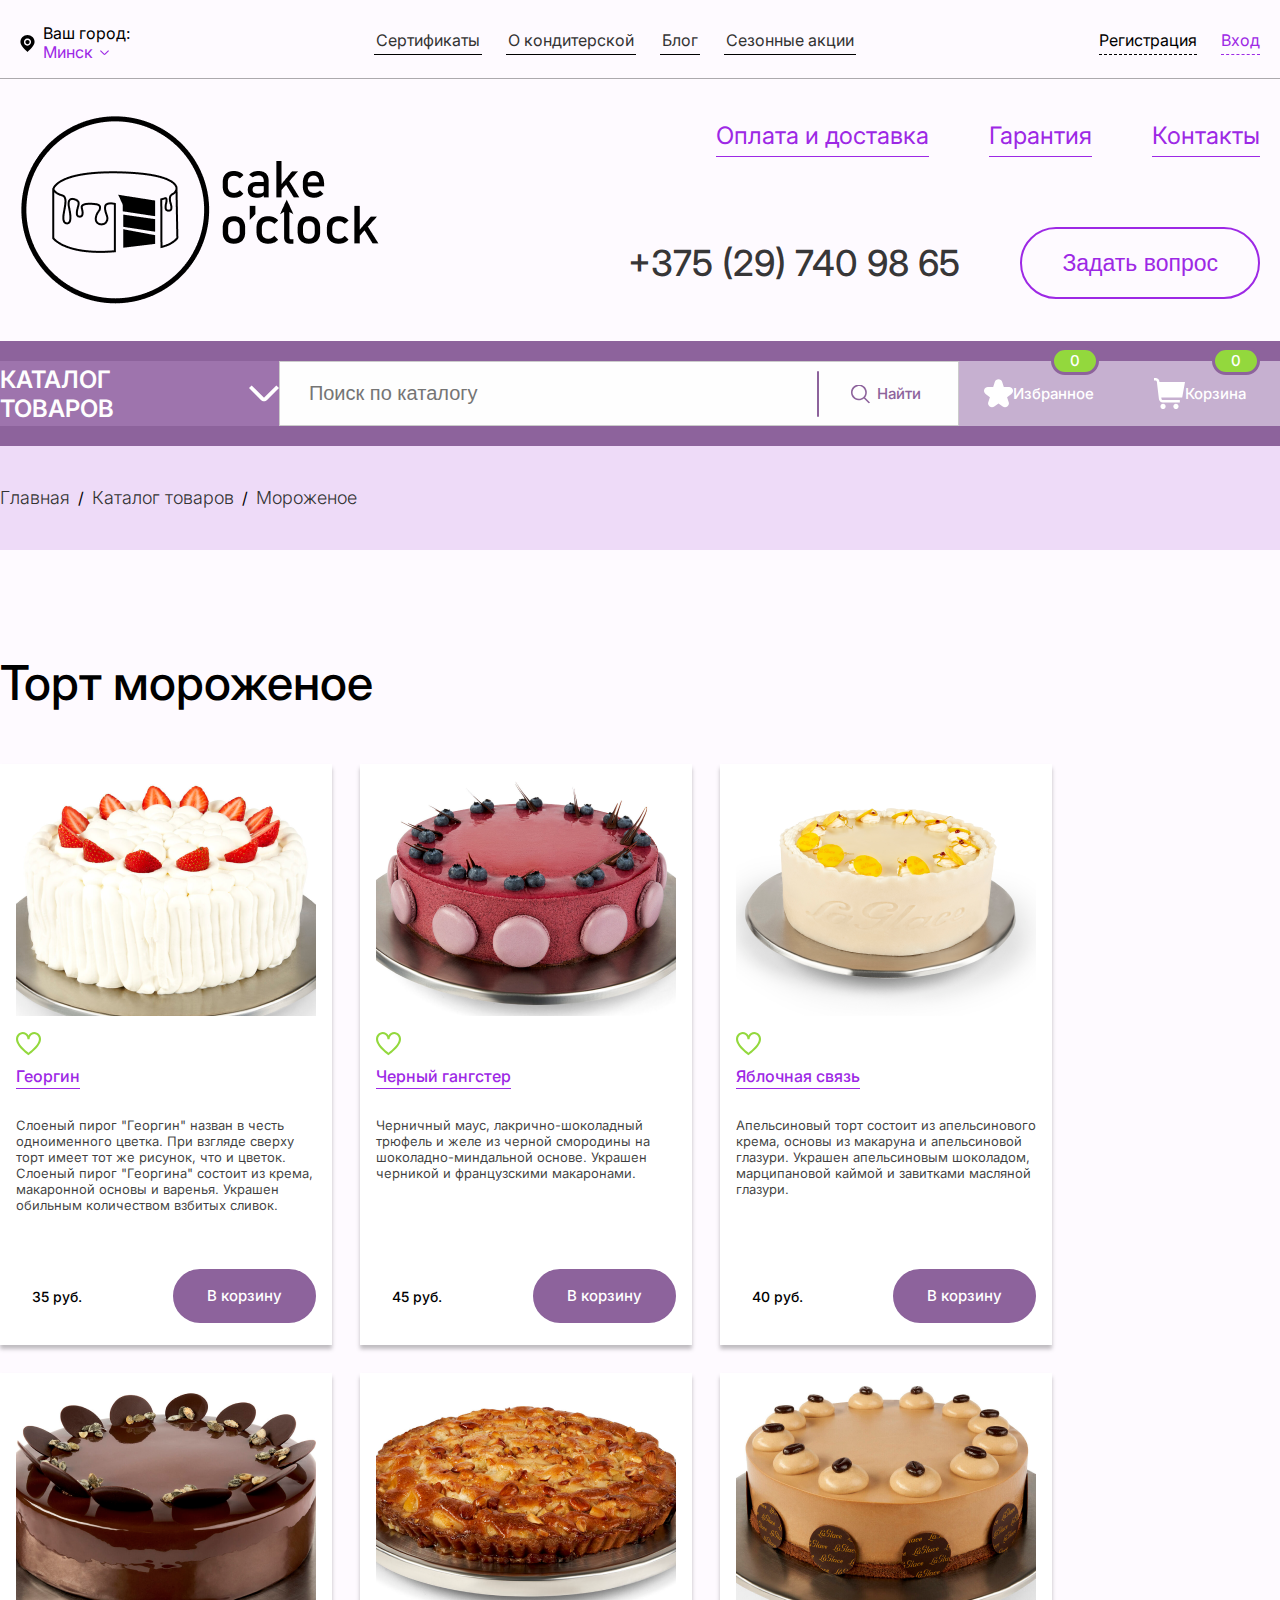
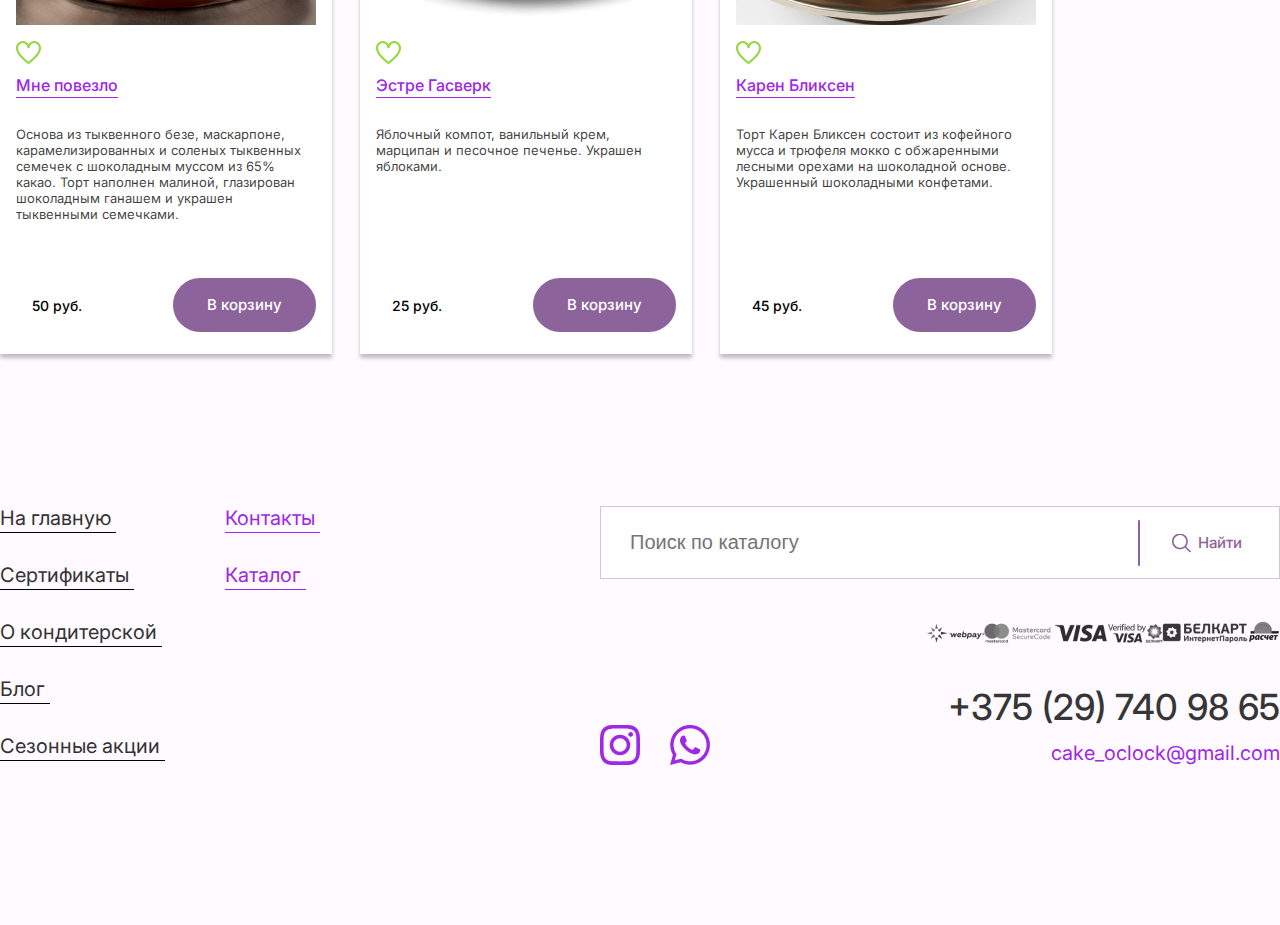
<file: classic/good.html>
<html lang="ru">
  <head>
    <meta charset="UTF-8" />
    <meta http-equiv="X-UA-Compatible" content="IE=edge" />
    <meta name="viewport" content="width=device-width, initial-scale=1.0" />
    <title>cake o'clock</title>

    <link rel="stylesheet" href="./style/style.css" />
    <link rel="preconnect" href="https://fonts.googleapis.com" />
    <link rel="preconnect" href="https://fonts.gstatic.com" crossorigin />
    <link
      href="https://fonts.googleapis.com/css2?family=Inter:wght@300;400;500;600;700;800&display=swap"
      rel="stylesheet"
    />
  </head>
  <body>
    <header class="header">
      <div class="container">
        <div class="header__main">
          <div class="header__top">
            <div class="header__point">
              <img src="./img/point-icon.svg" alt="" />
              <div class="header__point-main">
                <div class="header__point-title">Ваш город:</div>
                <div class="header__point-choise">
                  <span>Минск</span>
                  <img src="./img/arrow-down.svg" alt="" />
                </div>
              </div>
            </div>
            <nav class="header__nav">
              <a href="" class="header__nav-link">Сертификаты</a>
              <a href="./index.html#contact" class="header__nav-link"
                >О кондитерской</a
              >
              <a href="" class="header__nav-link">Блог</a>
              <a href="" class="header__nav-link">Сезонные акции</a>
            </nav>
            <div class="header__user">
              <div class="header__user-signup">Регистрация</div>
              <div class="header__user-signin">Вход</div>
            </div>
          </div>
          <div class="header__mid">
            <a href="./index.html" class="header__logo">
              <img src="./img/logo-head.png" alt="" />
            </a>
            <div class="header__menu">
              <div class="header__menu-top">
                <div class="header__menu-link">Оплата и доставка</div>
                <div class="header__menu-link">Гарантия</div>
                <div class="header__menu-link">Контакты</div>
              </div>
              <div class="header__menu-bottom">
                <a href="tel:+375297409865" class="header__menu-telephone"
                  >+375 (29) 740 98 65</a
                >
                <button class="header__menu-btn">Задать вопрос</button>
              </div>
            </div>
          </div>
        </div>
      </div>
      <div class="header__bottom-bg">
        <div class="container">
          <div class="header__bottom">
            <div class="header__catalog">
              <span>КАТАЛОГ ТОВАРОВ</span>
              <img src="./img/arrow-down-white.svg" alt="" />
            </div>
            <div class="header__search">
              <input
                class="header__search-input"
                type="search"
                placeholder="Поиск по каталогу"
              />
              <div class="header__search-devider"></div>
              <div class="header__search-btn">
                <img src="./img/search-icon.svg" alt="" />
                <span>Найти</span>
              </div>
            </div>
            <a href="./favorite.html" class="header__bottom-btn">
              <img src="./img/header-favorite.svg" alt="" />
              <span>Избранное</span>
              <div class="header__bottom-sub">
                <span>0</span>
              </div>
            </a>
            <div class="header__bottom-btn">
              <img src="./img/header-cart.svg" alt="" />
              <span>Корзина </span>
              <div class="header__bottom-sub">
                <span>0</span>
              </div>
            </div>
          </div>
        </div>
      </div>
      <div class="breadcrumbs">
        <div class="container">
          <div class="breadcrumbs__main">
            <a href="./index.html">Главная</a>
            <span>/</span>
            <a href="">Каталог товаров</a>
            <span>/</span>
            <a href="">Мороженое</a>
          </div>
        </div>
      </div>
    </header>
    <main>
      <div class="good">
        <div class="container">
          <h1 class="good__h1">Торт мороженое</h1>
          <div class="good__list">
            <div class="good__item">
              <div class="good__img">
                <img src="./img/good-1.png" alt="" />
              </div>
              <div class="good__favor">
                <img src="./img/heart-icon.svg" alt="" />
              </div>
              <h3 class="good__title">Георгин</h3>
              <p class="good__desc">
                Слоеный пирог "Георгин" назван в честь одноименного цветка. При
                взгляде сверху торт имеет тот же рисунок, что и цветок. Слоеный
                пирог "Георгина" состоит из крема, макаронной основы и варенья.
                Украшен обильным количеством взбитых сливок.
              </p>
              <div class="good__info">
                <div class="good__price">35 руб.</div>
                <div class="good__btn">В корзину</div>
              </div>
            </div>
            <div class="good__item">
              <div class="good__img">
                <img src="./img/good-2.png" alt="" />
              </div>
              <div class="good__favor">
                <img src="./img/heart-icon.svg" alt="" />
              </div>
              <h3 class="good__title">Черный гангстер</h3>
              <p class="good__desc">
                Черничный маус, лакрично-шоколадный трюфель и желе из черной
                смородины на шоколадно-миндальной основе. Украшен черникой и
                французскими макаронами.
              </p>
              <div class="good__info">
                <div class="good__price">45 руб.</div>
                <div class="good__btn">В корзину</div>
              </div>
            </div>
            <div class="good__item">
              <div class="good__img">
                <img src="./img/good-3.png" alt="" />
              </div>
              <div class="good__favor">
                <img src="./img/heart-icon.svg" alt="" />
              </div>
              <h3 class="good__title">Яблочная связь</h3>
              <p class="good__desc">
                Апельсиновый торт состоит из апельсинового крема, основы из
                макаруна и апельсиновой глазури. Украшен апельсиновым шоколадом,
                марципановой каймой и завитками масляной глазури.
              </p>
              <div class="good__info">
                <div class="good__price">40 руб.</div>
                <div class="good__btn">В корзину</div>
              </div>
            </div>
            <div class="good__item">
              <div class="good__img">
                <img src="./img/good-4.png" alt="" />
              </div>
              <div class="good__favor">
                <img src="./img/heart-icon.svg" alt="" />
              </div>
              <h3 class="good__title">Мне повезло</h3>
              <p class="good__desc">
                Основа из тыквенного безе, маскарпоне, карамелизированных и
                соленых тыквенных семечек с шоколадным муссом из 65% какао. Торт
                наполнен малиной, глазирован шоколадным ганашем и украшен
                тыквенными семечками.
              </p>
              <div class="good__info">
                <div class="good__price">50 руб.</div>
                <div class="good__btn">В корзину</div>
              </div>
            </div>
            <div class="good__item">
              <div class="good__img">
                <img src="./img/good-5.png" alt="" />
              </div>
              <div class="good__favor">
                <img src="./img/heart-icon.svg" alt="" />
              </div>
              <h3 class="good__title">Эстре Гасверк</h3>
              <p class="good__desc">
                Яблочный компот, ванильный крем, марципан и песочное печенье.
                Украшен яблоками.
              </p>
              <div class="good__info">
                <div class="good__price">25 руб.</div>
                <div class="good__btn">В корзину</div>
              </div>
            </div>
            <div class="good__item">
              <div class="good__img">
                <img src="./img/good-6.png" alt="" />
              </div>
              <div class="good__favor">
                <img src="./img/heart-icon.svg" alt="" />
              </div>
              <h3 class="good__title">Карен Бликсен</h3>
              <p class="good__desc">
                Торт Карен Бликсен состоит из кофейного мусса и трюфеля мокко с
                обжаренными лесными орехами на шоколадной основе. Украшенный
                шоколадными конфетами.
              </p>
              <div class="good__info">
                <div class="good__price">45 руб.</div>
                <div class="good__btn">В корзину</div>
              </div>
            </div>
          </div>
        </div>
      </div>
    </main>
    <footer class="footer">
      <div class="container">
        <div class="footer__main">
          <div class="footer__nav">
            <div class="footer__col">
              <a href="" class="footer__nav-link">На главную</a>
              <a href="" class="footer__nav-link">Сертификаты</a>
              <a href="" class="footer__nav-link">О кондитерской</a>
              <a href="" class="footer__nav-link">Блог</a>
              <a href="" class="footer__nav-link">Сезонные акции</a>
            </div>
            <div class="footer__col">
              <a href="" class="footer__nav-link footer__nav-active"
                >Контакты</a
              >
              <a href="" class="footer__nav-link footer__nav-active">Каталог</a>
            </div>
          </div>
          <div class="footer__menu">
            <div class="header__search">
              <input
                class="header__search-input"
                type="search"
                placeholder="Поиск по каталогу"
              />
              <div class="header__search-devider"></div>
              <div class="header__search-btn">
                <img src="./img/search-icon.svg" alt="" />
                <span>Найти</span>
              </div>
            </div>
            <div class="footer__payment">
              <img src="./img/payment.png" alt="" />
            </div>
            <div class="footer__block">
              <div class="footer__social">
                <img src="./img/insta-logo.svg" alt="" />
                <img src="./img/whatsapp-logo.png" alt="" />
              </div>
              <div class="footer__contact">
                <a href="tel:+375297409865" class="header__menu-telephone"
                  >+375 (29) 740 98 65</a
                >
                <a href="mailto:cake_oclock@gmail.com" class="footer__email"
                  >cake_oclock@gmail.com</a
                >
              </div>
            </div>
          </div>
        </div>
      </div>
    </footer>
  </body>
</html>
</file>
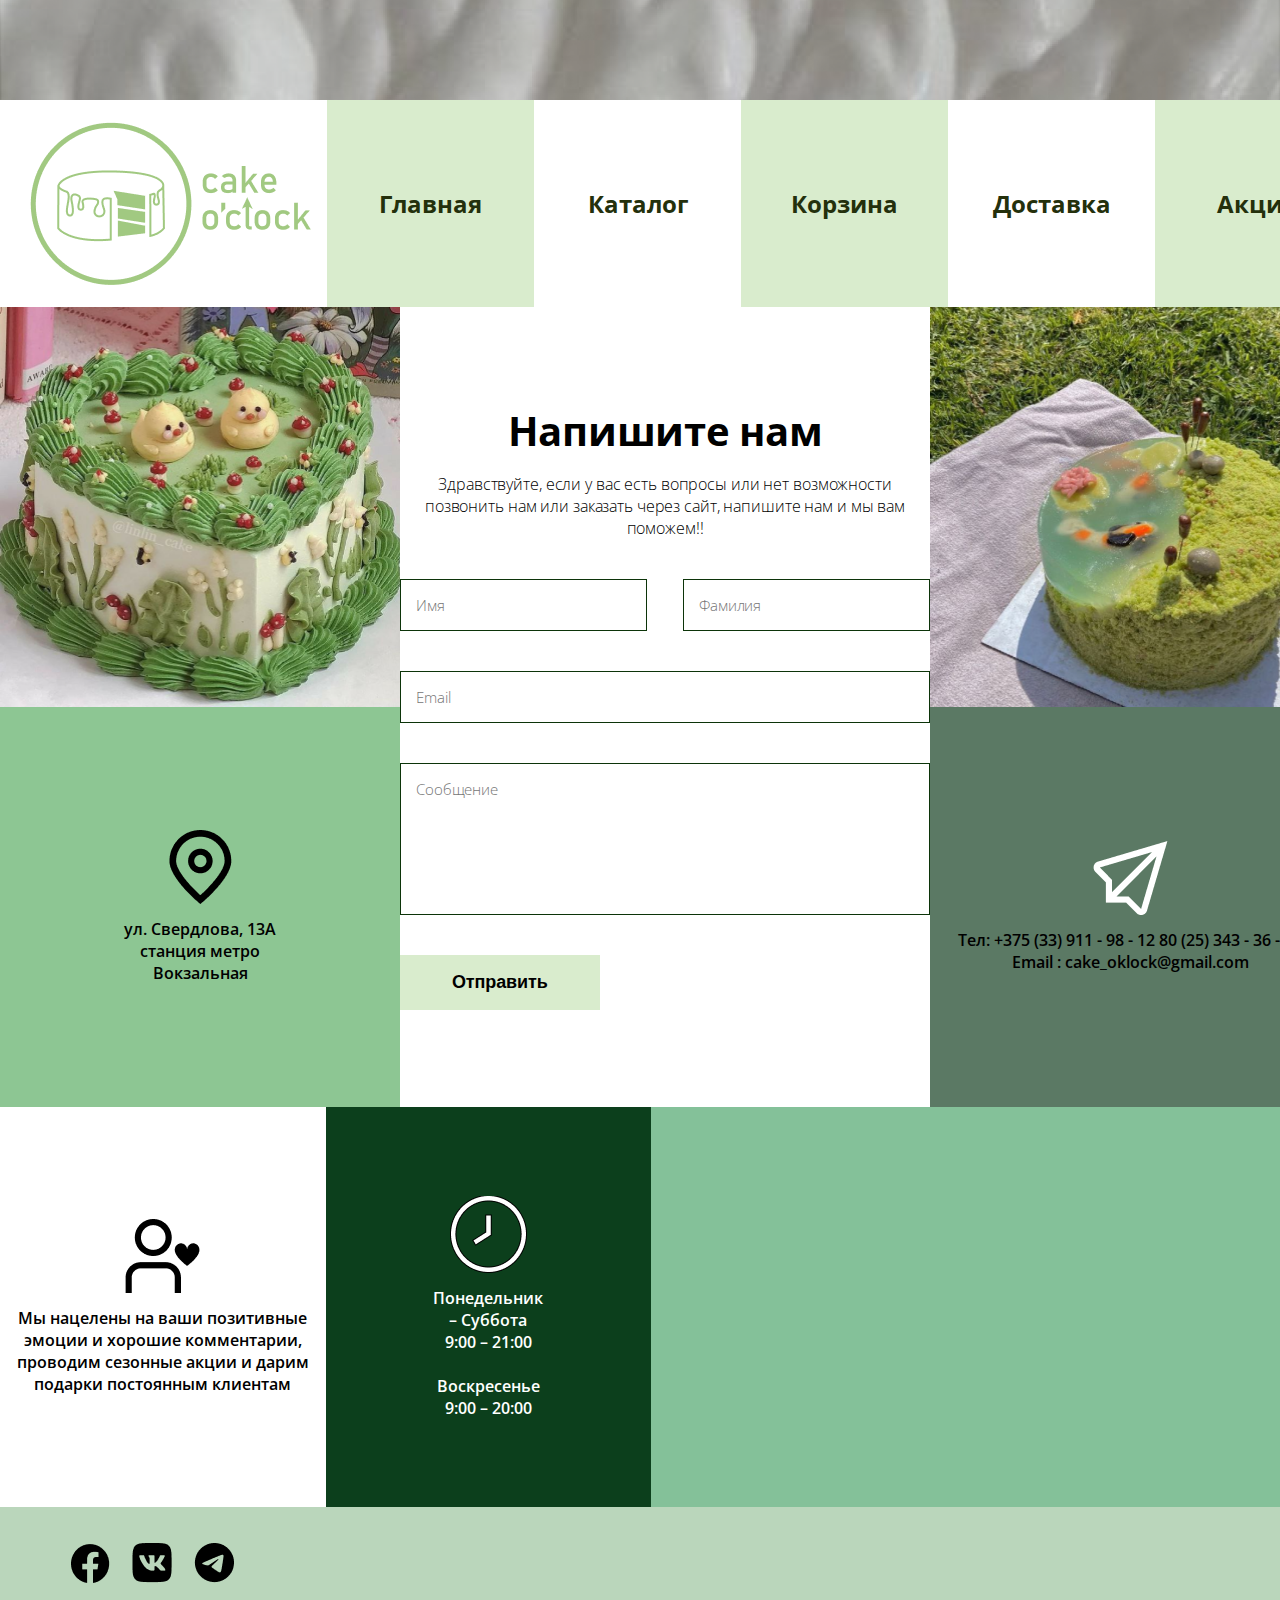
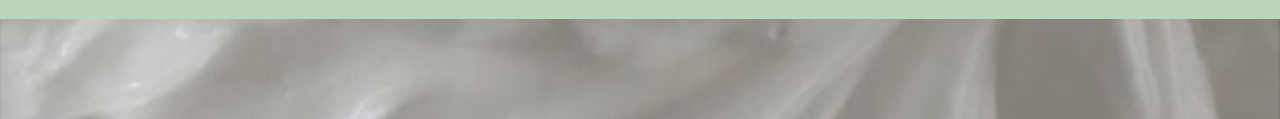
<file: metro/contact.html>
<html lang="ru">
  <head>
    <meta charset="UTF-8" />
    <meta http-equiv="X-UA-Compatible" content="IE=edge" />
    <meta name="viewport" content="width=device-width, initial-scale=1.0" />
    <title>Metro</title>

    <link rel="stylesheet" href="./css/css.css" />
    <link rel="preconnect" href="https://fonts.googleapis.com" />
    <link rel="preconnect" href="https://fonts.gstatic.com" crossorigin />
    <link
      href="https://fonts.googleapis.com/css2?family=Open+Sans:wght@300;400;500;600&display=swap"
      rel="stylesheet"
    />
  </head>
  <body>
    <div class="container">
      <header class="header">
        <a href="./imdex.html" class="header__logo">
          <img src="./img/header-logo.png" alt="" />
        </a>
        <nav class="header__list">
          <a href="./imdex.html" class="header__link">Главная</a>
          <a href="" class="header__link">Каталог</a>
          <a href="" class="header__link">Корзина</a>
          <a href="" class="header__link">Доставка</a>
          <a href="" class="header__link">Акции</a>
          <a href="./contact.html" class="header__link">Контакты</a>
        </nav>
      </header>
      <div class="row-4">
        <div class="row-4-col-1">
          <img src="./img/contact-cake-1.png" alt="" class="bl" />
          <div class="bl light-2-green">
            <img src="./img/point.png" alt="" class="bl__icon" />
            <h2 class="bl__title">
              ул. Свердлова, 13А<br />
              станция метро <br />Вокзальная
            </h2>
          </div>
        </div>
        <div class="row-4-col-2">
          <h2 class="form__title">Напишите нам</h2>
          <p class="form__subtitle">
            Здравствуйте, если у вас есть вопросы или нет возможности позвонить
            нам или заказать через сайт, напишите нам и мы вам поможем!!
          </p>
          <form action="" class="form">
            <div class="form__row">
              <input type="text" class="form__input" placeholder="Имя" />
              <input type="text" class="form__input" placeholder="Фамилия" />
            </div>
            <div class="form__row">
              <input type="text" class="form__input" placeholder="Email" />
            </div>
            <div class="form__row">
              <textarea
                name=""
                id=""
                rows="6"
                class="form__input"
                placeholder="Сообщение"
              ></textarea>
            </div>
            <button class="form__btn">Отправить</button>
          </form>
        </div>
        <div class="row-4-col-3">
          <img src="./img/contact-cake-2.png" alt="" class="bl" />
          <div class="bl dark-green">
            <img src="./img/telegram-icon.png" alt="" class="bl__icon" />
            <h2 class="bl__title">
              Тел: +375 (33) 911 - 98 - 12 80 (25) 343 - 36 - 54<br />
              Email : cake_oklock@gmail.com
            </h2>
          </div>
        </div>
      </div>
      <div class="row-5">
        <div class="bl">
          <img src="./img/human-icon.png" alt="" class="bl__icon" />
          <h2 class="bl__title">
            Мы нацелены на ваши позитивные эмоции и хорошие комментарии,
            проводим сезонные акции и дарим подарки постоянным клиентам
          </h2>
        </div>
        <div class="bl darknest-green">
          <img src="./img/time-icon.png" alt="" class="bl__icon" />
          <h2 class="bl__title">
            Понедельник<br />
            – Суббота<br />
            9:00 – 21:00<br /><br />
            Воскресенье<br />
            9:00 – 20:00
          </h2>
        </div>
        <div class="contact-map">
          <iframe
            src="https://www.google.com/maps/embed?pb=!1m18!1m12!1m3!1d2351.268753372088!2d27.557555215859022!3d53.891426980096824!2m3!1f0!2f0!3f0!3m2!1i1024!2i768!4f13.1!3m3!1m2!1s0x46dbcfdb12398d2d%3A0xda87e12c7d16133f!2z0JHQtdC70L7RgNGD0YHRgdC60LjQuSDQs9C-0YHRg9C00LDRgNGB0YLQstC10L3QvdGL0Lkg0YLQtdGF0L3QvtC70L7Qs9C40YfQtdGB0LrQuNC5INGD0L3QuNCy0LXRgNGB0LjRgtC10YI!5e0!3m2!1sru!2sby!4v1671635415339!5m2!1sru!2sby"
            style="border: 0"
            allowfullscreen=""
            loading="lazy"
            referrerpolicy="no-referrer-when-downgrade"
          ></iframe>
        </div>
      </div>
      <footer class="footer">
        <a href="" class="footer__social"
          ><img src="./img/social-1.png" alt=""
        /></a>
        <a href="" class="footer__social"
          ><img src="./img/social-2.png" alt=""
        /></a>
        <a href="" class="footer__social"
          ><img src="./img/social-3.png" alt=""
        /></a>
      </footer>
    </div>
  </body>
</html>
</file>
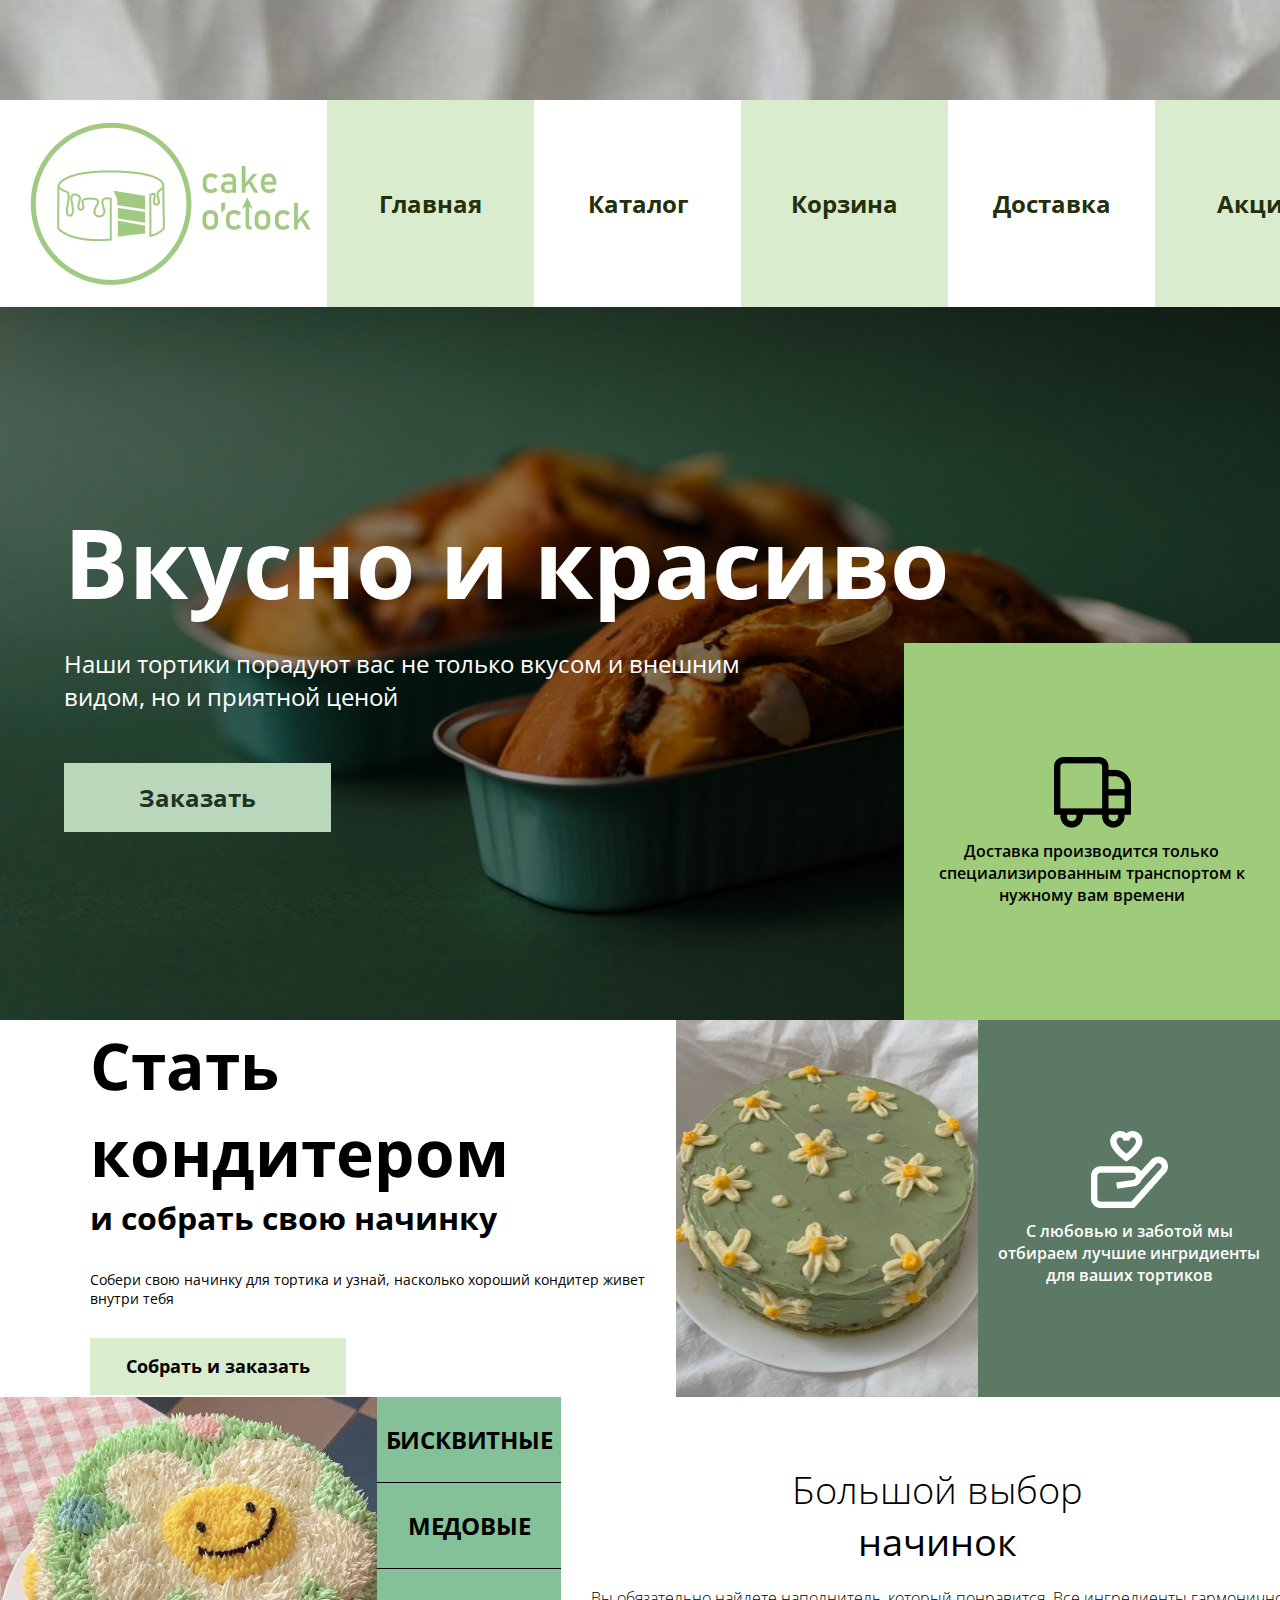
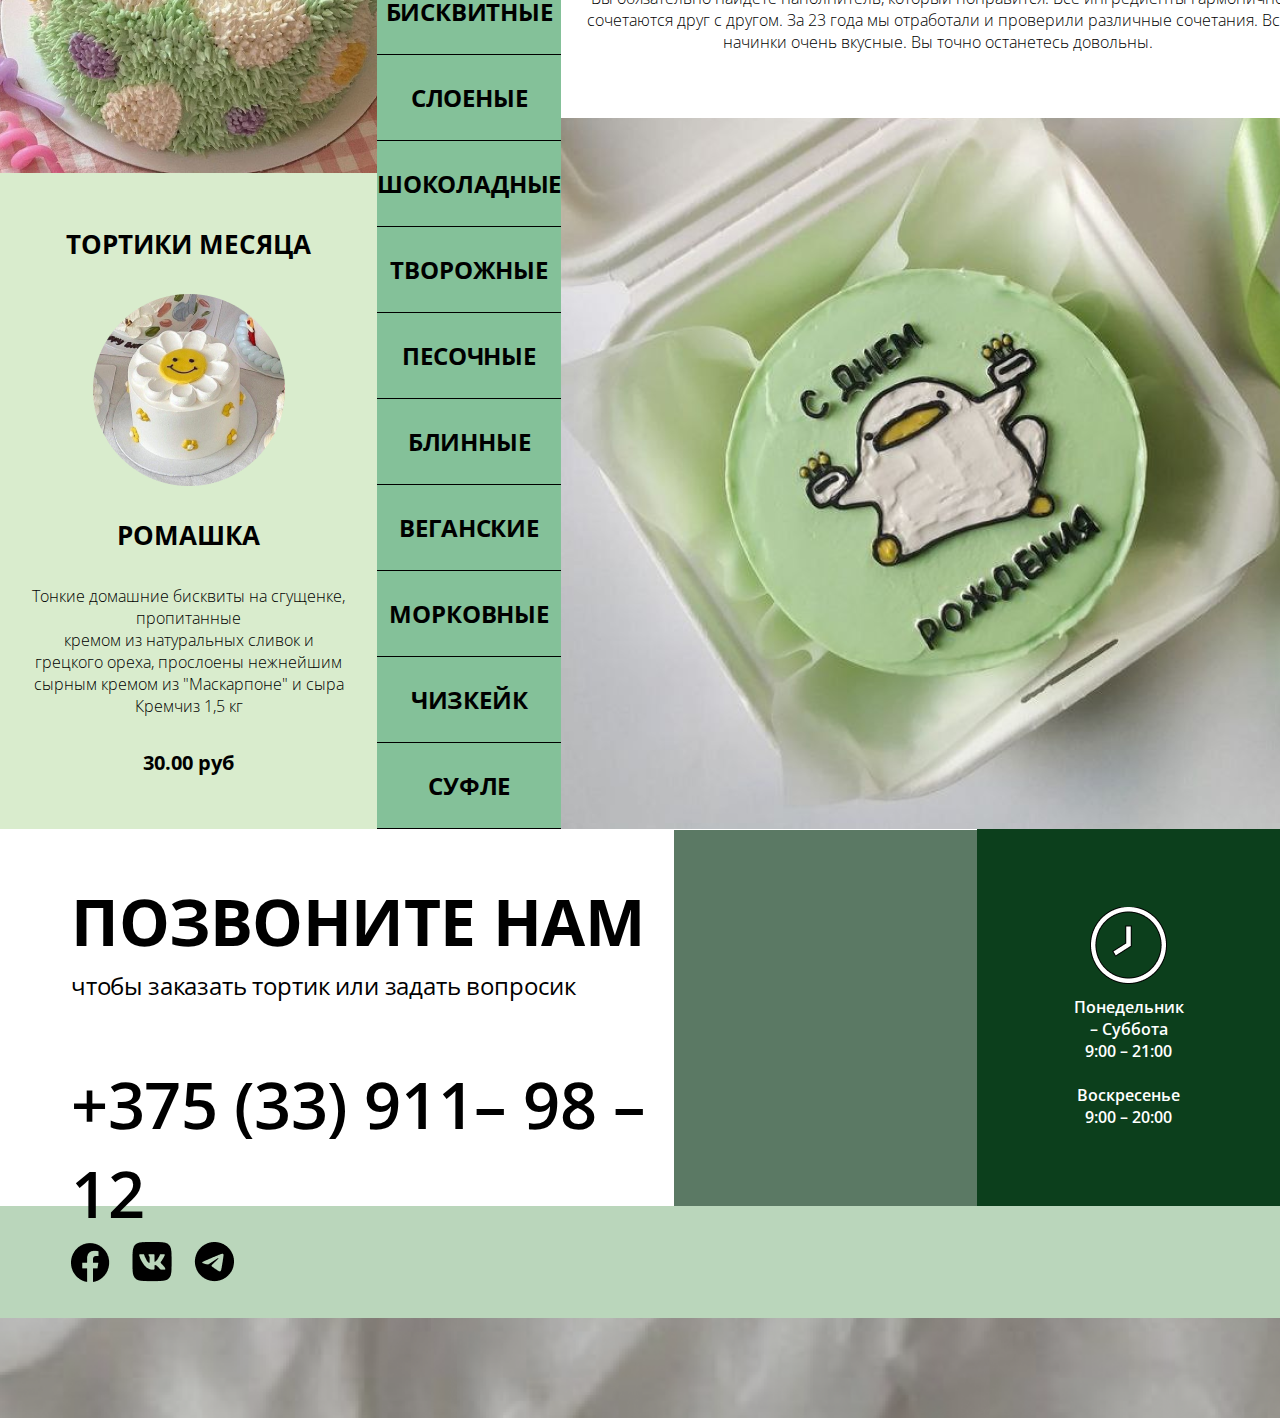
<file: metro/imdex.html>
<html lang="ru">
  <head>
    <meta charset="UTF-8" />
    <meta http-equiv="X-UA-Compatible" content="IE=edge" />
    <meta name="viewport" content="width=device-width, initial-scale=1.0" />
    <title>Metro</title>

    <link rel="stylesheet" href="./css/css.css" />
    <link rel="preconnect" href="https://fonts.googleapis.com" />
    <link rel="preconnect" href="https://fonts.gstatic.com" crossorigin />
    <link
      href="https://fonts.googleapis.com/css2?family=Open+Sans:wght@300;400;500;600&display=swap"
      rel="stylesheet"
    />
  </head>
  <body>
    <div class="container">
      <header class="header">
        <a href="./imdex.html" class="header__logo">
          <img src="./img/header-logo.png" alt="" />
        </a>
        <nav class="header__list">
          <a href="./imdex.html" class="header__link">Главная</a>
          <a href="" class="header__link">Каталог</a>
          <a href="" class="header__link">Корзина</a>
          <a href="" class="header__link">Доставка</a>
          <a href="" class="header__link">Акции</a>
          <a href="./contact.html" class="header__link">Контакты</a>
        </nav>
      </header>
      <div class="welcome">
        <h1 class="welcome__title">Вкусно и красиво</h1>
        <p class="welcome__subtitle">
          Наши тортики порадуют вас не только вкусом и внешним видом, но и
          приятной ценой
        </p>
        <a href="" class="welcome__btn">Заказать</a>
        <div class="block light-green">
          <div class="block__icon">
            <img src="./img/delivery-icon.png" alt="" />
          </div>
          <h2 class="block__title">
            Доставка производится только специализированным транспортом к
            нужному вам времени
          </h2>
        </div>
      </div>
      <div class="row-1">
        <div class="order">
          <h2 class="order__title">
            <span>Стать кондитером</span><br />
            и собрать свою начинку
          </h2>
          <p class="order__subtitle">
            Собери свою начинку для тортика и узнай, насколько хороший кондитер
            живет внутри тебя
          </p>
          <a href="" class="order__btn">Собрать и заказать</a>
        </div>
        <div class="block-cake"></div>
        <div class="block dark-green">
          <div class="block__icon">
            <img src="./img/love-icon.png" alt="" />
          </div>
          <h2 class="block__title">
            С любовью и заботой мы отбираем лучшие ингридиенты для ваших
            тортиков
          </h2>
        </div>
      </div>
      <div class="row-2">
        <div class="row-2-col-1">
          <img src="./img/block-dec.png" alt="" class="block-dec" />
          <div class="mounts">
            <h2 class="mounts__title">ТОРТИКИ МЕСЯЦА</h2>
            <img src="./img/mounts-img.png" class="mounts__img" alt="" />
            <h3 class="mounts__subtitle">РОМАШКА</h3>
            <p class="mounts__desc">
              Тонкие домашние бисквиты на сгущенке, пропитанные<br />
              кремом из натуральных сливок и грецкого ореха, прослоены нежнейшим
              сырным кремом из "Маскарпоне" и сыра Кремчиз 1,5 кг
            </p>
            <span class="mounts__price">30.00 руб</span>
          </div>
        </div>
        <div class="row-2-col-2">
          <nav class="category">
            <a href="" class="category__item">БИСКВИТНЫЕ</a>
            <a href="" class="category__item">МЕДОВЫЕ</a>
            <a href="" class="category__item">БИСКВИТНЫЕ</a>
            <a href="" class="category__item">СЛОЕНЫЕ </a>
            <a href="" class="category__item">ШОКОЛАДНЫЕ </a>
            <a href="" class="category__item">ТВОРОЖНЫЕ</a>
            <a href="" class="category__item">ПЕСОЧНЫЕ</a>
            <a href="" class="category__item">БЛИННЫЕ</a>
            <a href="" class="category__item">ВЕГАНСКИЕ</a>
            <a href="" class="category__item">МОРКОВНЫЕ</a>
            <a href="" class="category__item">ЧИЗКЕЙК</a>
            <a href="" class="category__item">СУФЛЕ</a>
          </nav>
        </div>
        <div class="row-2-col-3">
          <div class="choise">
            <h2 class="choise__title">Большой выбор<br /><b>начинок</b></h2>
            <p class="choise__desc">
              Вы обязательно найдете наполнитель, который понравится. Все
              ингредиенты гармонично сочетаются друг с другом. За 23 года мы
              отработали и проверили различные сочетания. Все начинки очень
              вкусные. Вы точно останетесь довольны.
            </p>
          </div>
          <img src="./img/choise-img.png" alt="" class="choise__img" />
        </div>
      </div>
      <div class="row-3">
        <div class="tel">
          <h2 class="tel__title">ПОЗВОНИТЕ НАМ</h2>
          <p class="tel__subtitle">чтобы заказать тортик или задать вопросик</p>
          <a href="tel:+375 (33) 911– 98 – 12" class="tel__tel"
            >+375 (33) 911– 98 – 12</a
          >
        </div>
        <div class="map">
          <iframe
            src="https://www.google.com/maps/embed?pb=!1m18!1m12!1m3!1d2351.268753372088!2d27.557555215859022!3d53.891426980096824!2m3!1f0!2f0!3f0!3m2!1i1024!2i768!4f13.1!3m3!1m2!1s0x46dbcfdb12398d2d%3A0xda87e12c7d16133f!2z0JHQtdC70L7RgNGD0YHRgdC60LjQuSDQs9C-0YHRg9C00LDRgNGB0YLQstC10L3QvdGL0Lkg0YLQtdGF0L3QvtC70L7Qs9C40YfQtdGB0LrQuNC5INGD0L3QuNCy0LXRgNGB0LjRgtC10YI!5e0!3m2!1sru!2sby!4v1671635415339!5m2!1sru!2sby"
            style="border: 0"
            allowfullscreen=""
            loading="lazy"
            referrerpolicy="no-referrer-when-downgrade"
          ></iframe>
        </div>
        <div class="block darknest-green">
          <div class="block__icon">
            <img src="./img/time-icon.png" alt="" />
          </div>
          <h2 class="block__title">
            Понедельник<br />
            – Суббота<br />
            9:00 – 21:00<br /><br />
            Воскресенье<br />
            9:00 – 20:00
          </h2>
        </div>
      </div>
      <footer class="footer">
        <a href="" class="footer__social"
          ><img src="./img/social-1.png" alt=""
        /></a>
        <a href="" class="footer__social"
          ><img src="./img/social-2.png" alt=""
        /></a>
        <a href="" class="footer__social"
          ><img src="./img/social-3.png" alt=""
        /></a>
      </footer>
    </div>
  </body>
</html>
</file>
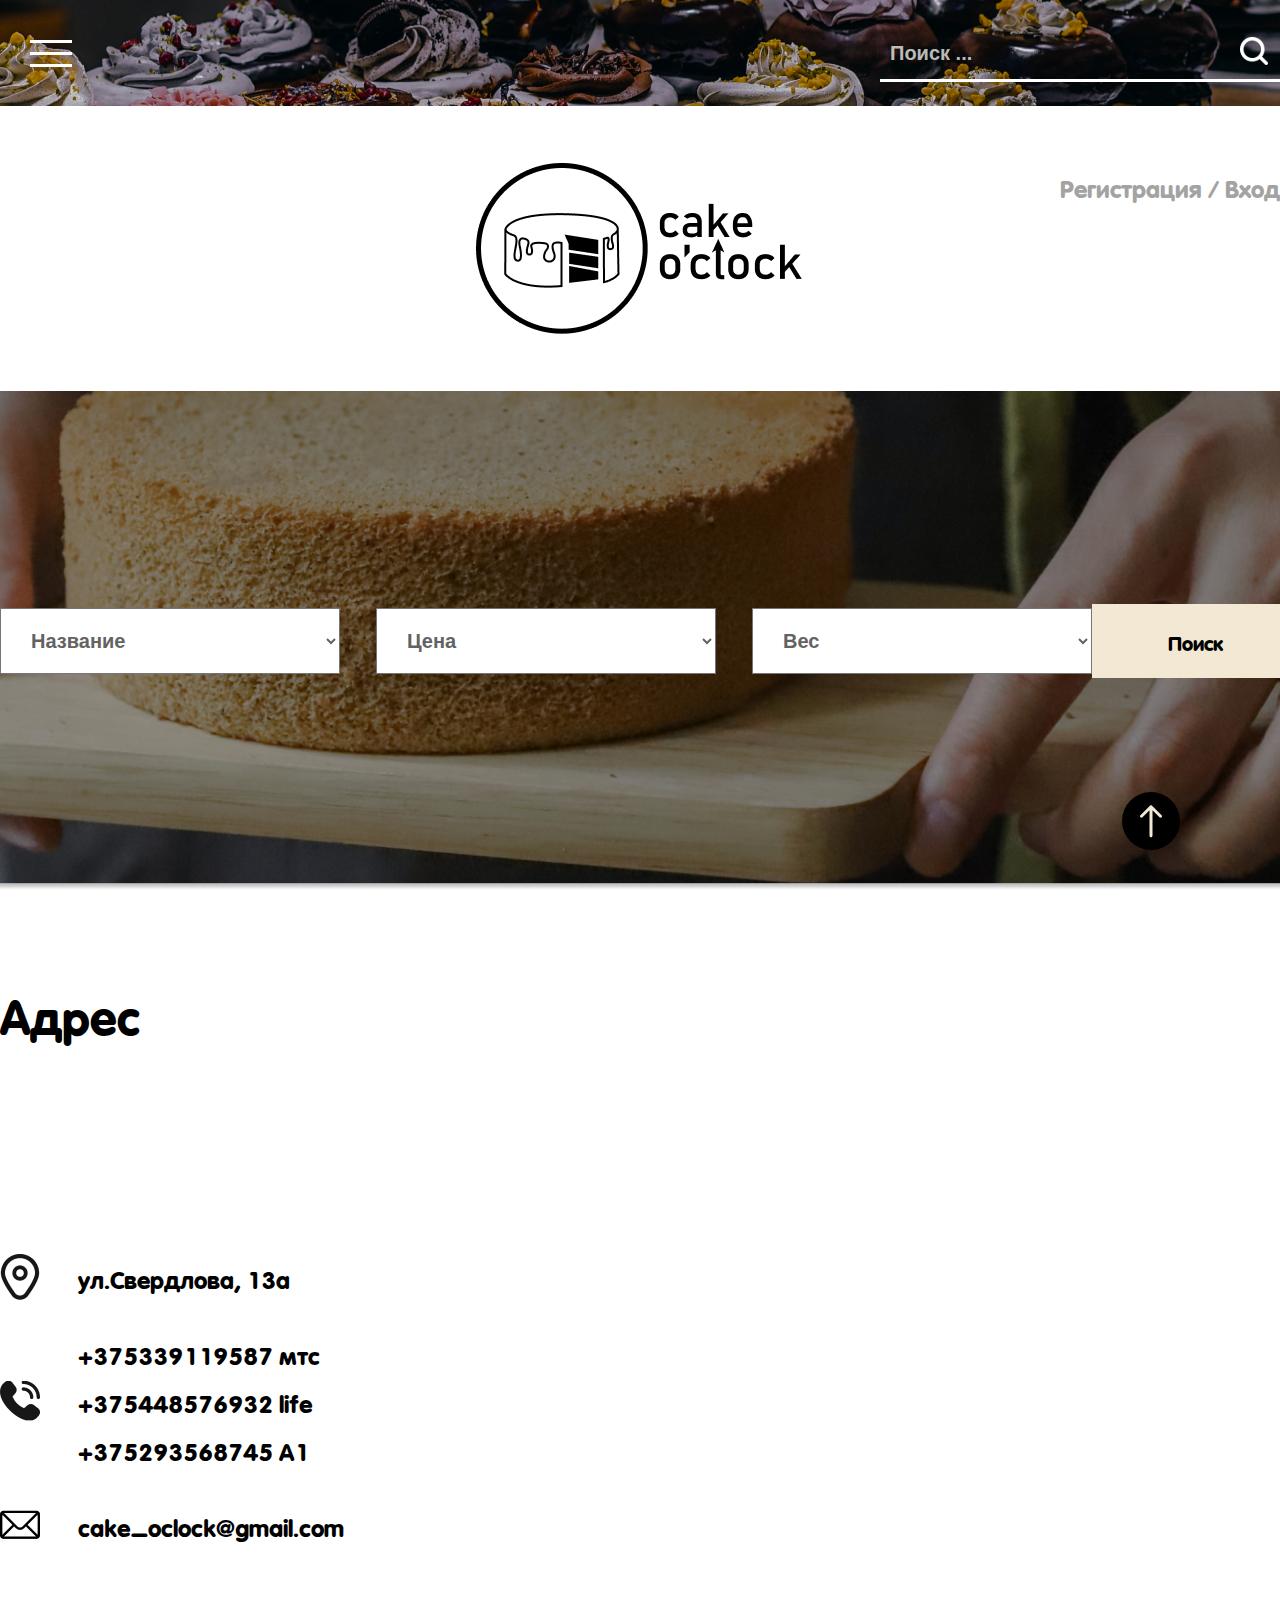
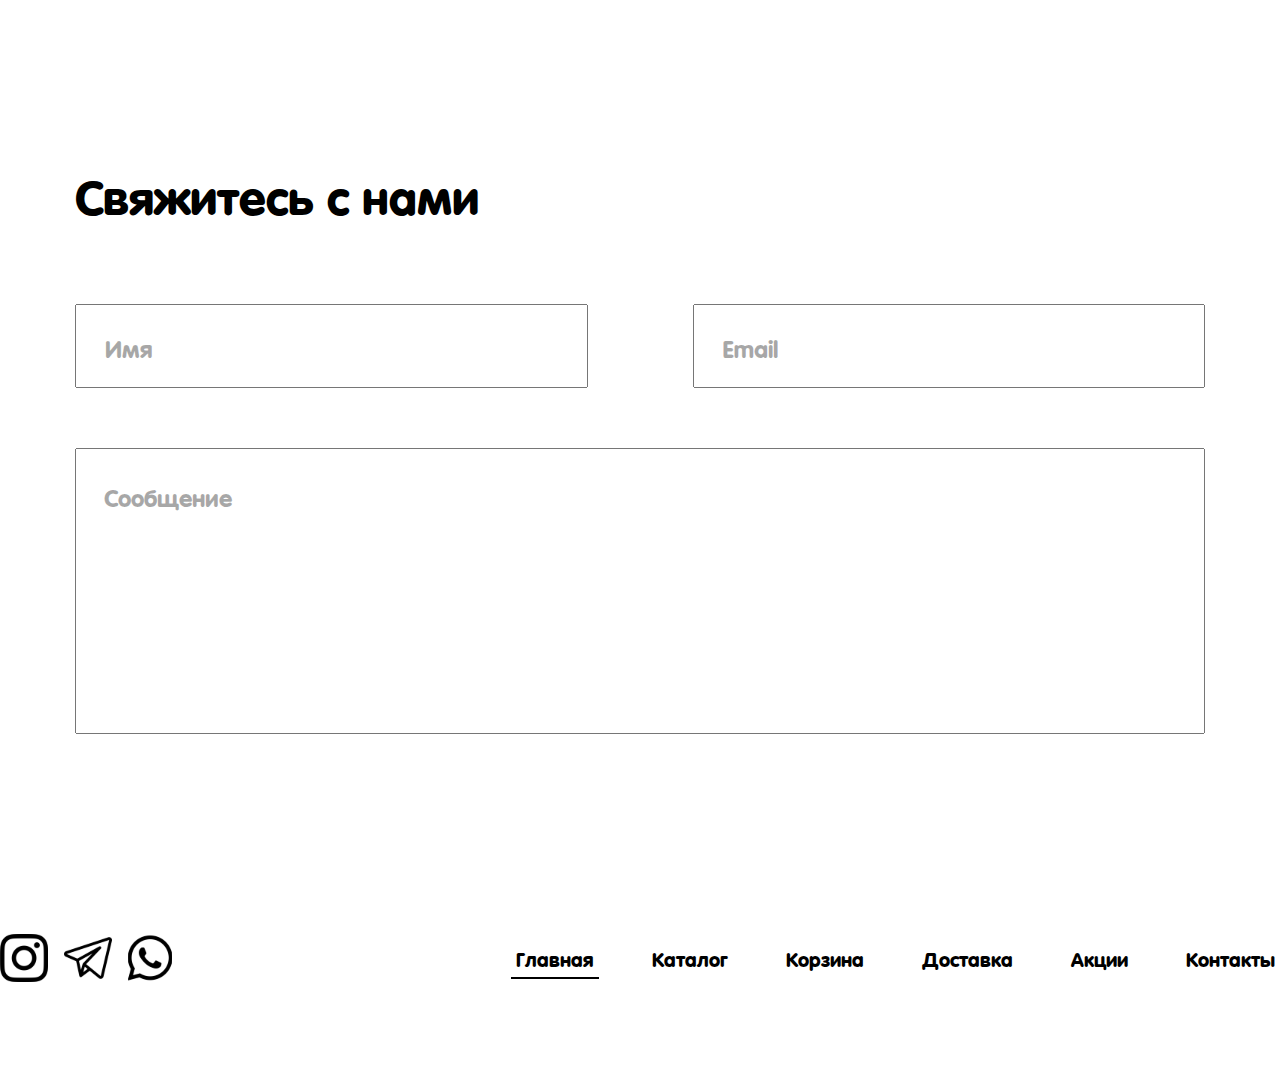
<file: minimalism/contact-css.html>
<html lang="ru">
  <head>
    <meta charset="UTF-8" />
    <meta http-equiv="X-UA-Compatible" content="IE=edge" />
    <meta name="viewport" content="width=device-width, initial-scale=1.0" />
    <title>cake o'clock</title>

    <link rel="stylesheet" href="./css/style.css" />
    <link rel="stylesheet" href="./css/burger-css.css" />
  </head>
  <body>
    <div class="hamburger-menu">
      <input id="menu__toggle" type="checkbox" />
      <label class="menu__btn" for="menu__toggle">
        <span></span>
      </label>

      <ul class="menu__box">
        <li><a class="menu__item" href="index.html">Главная</a></li>
        <li><a class="menu__item" href="contact.html">Контакты</a></li>
      </ul>
    </div>
    <header class="header" id="header">
      <div class="container">
        <div class="header__main">
          <div class="burger__icon">
            <!-- <img src="./img/burger-icon.svg" alt="" /> -->
          </div>
          <div class="header__search">
            <input
              type="search"
              class="header__search-input"
              placeholder="Поиск ..."
            />
            <img
              src="./img/search-icon.svg"
              class="header__search-icon"
              alt=""
            />
          </div>
        </div>
      </div>
    </header>
    <div class="head">
      <div class="container">
        <div class="head__main">
          <div class="head__logo">
            <img src="./img/head-logo.png" alt="" />
          </div>
          <div class="head__nav">
            <a href="">Регистрация</a>
            <span>/</span>
            <a href="">Вход</a>
          </div>
        </div>
      </div>
    </div>
    <div class="filter">
      <div class="container">
        <div class="filter__main">
          <div class="filter__list">
            <select class="filter__select" name="" id="">
              <option value="">Название</option>
              <option value="">Название</option>
              <option value="">Название</option>
            </select>
            <select class="filter__select" name="" id="">
              <option value="">Цена</option>
              <option value="">Цена</option>
              <option value="">Цена</option>
            </select>
            <select class="filter__select" name="" id="">
              <option value="">Вес</option>
              <option value="">Вес</option>
              <option value="">Вес</option>
            </select>
          </div>
          <div class="filter__btn">Поиск</div>
        </div>
      </div>
    </div>
    <div class="adress">
      <div class="container">
        <div class="adress__title">Адрес</div>
        <div class="adress__main">
          <div class="adress__info">
            <div class="adress__item">
              <img src="./img/icon-point.png" alt="" />
              <div class="adress__txt">
                <a class="adress__link">ул.Свердлова, 13а</a>
              </div>
            </div>
            <div class="adress__item">
              <img src="./img/icon-tel.png" alt="" />
              <div class="adress__txt">
                <a href="tel:375339119587" class="adress__link"
                  >+375339119587 мтс</a
                >
                <a href="tel:375339119587" class="adress__link"
                  >+375448576932 life</a
                >
                <a href="tel:375339119587" class="adress__link"
                  >+375293568745 A1</a
                >
              </div>
            </div>
            <div class="adress__item">
              <img src="./img/icon-mail.png" alt="" />
              <div class="adress__txt">
                <a href="mailto:cake_oclock@gmail.com" class="adress__link"
                  >cake_oclock@gmail.com</a
                >
              </div>
            </div>
          </div>
          <div class="adress__map">
            <iframe
              src="https://www.google.com/maps/embed?pb=!1m18!1m12!1m3!1d2351.268753372088!2d27.557555215859022!3d53.891426980096824!2m3!1f0!2f0!3f0!3m2!1i1024!2i768!4f13.1!3m3!1m2!1s0x46dbcfdb12398d2d%3A0xda87e12c7d16133f!2z0JHQtdC70L7RgNGD0YHRgdC60LjQuSDQs9C-0YHRg9C00LDRgNGB0YLQstC10L3QvdGL0Lkg0YLQtdGF0L3QvtC70L7Qs9C40YfQtdGB0LrQuNC5INGD0L3QuNCy0LXRgNGB0LjRgtC10YI!5e0!3m2!1sru!2sby!4v1670364534847!5m2!1sru!2sby"
              width="1000"
              height="540"
              style="border: 0"
              allowfullscreen=""
              loading="lazy"
              referrerpolicy="no-referrer-when-downgrade"
            ></iframe>
          </div>
        </div>
      </div>
    </div>
    <div class="contact">
      <div class="container container-contact">
        <h2 class="contact__title">Свяжитесь с нами</h2>
        <form action="" class="contact__form">
          <div class="contact__row">
            <input type="text" class="contact__input" placeholder="Имя" />
            <input type="text" class="contact__input" placeholder="Email" />
          </div>
          <div class="contact__row">
            <textarea
              name=""
              id=""
              rows="5"
              class="contact__textarea"
              placeholder="Сообщение"
            ></textarea>
          </div>
        </form>
      </div>
    </div>
    <footer class="footer">
      <div class="container">
        <div class="footer__main">
          <div class="footer__social">
            <a href=""><img src="./img/social-icon-1.svg" alt="" /></a>
            <a href=""><img src="./img/social-icon-2.svg" alt="" /></a>
            <a href=""><img src="./img/social-icon-3.svg" alt="" /></a>
          </div>
          <div class="footer__nav">
            <a href="./index.html" class="footer__link footer__link-active"
              >Главная</a
            >
            <a href="" class="footer__link">Каталог</a>
            <a href="" class="footer__link">Корзина </a>
            <a href="" class="footer__link">Доставка</a>
            <a href="" class="footer__link">Акции </a>
            <a href="" class="footer__link">Контакты</a>
          </div>
        </div>
      </div>
    </footer>
    <a href="#header" class="button-up">
      <img src="./img/arrow-up.svg" alt="" />
    </a>
  </body>
</html>
</file>
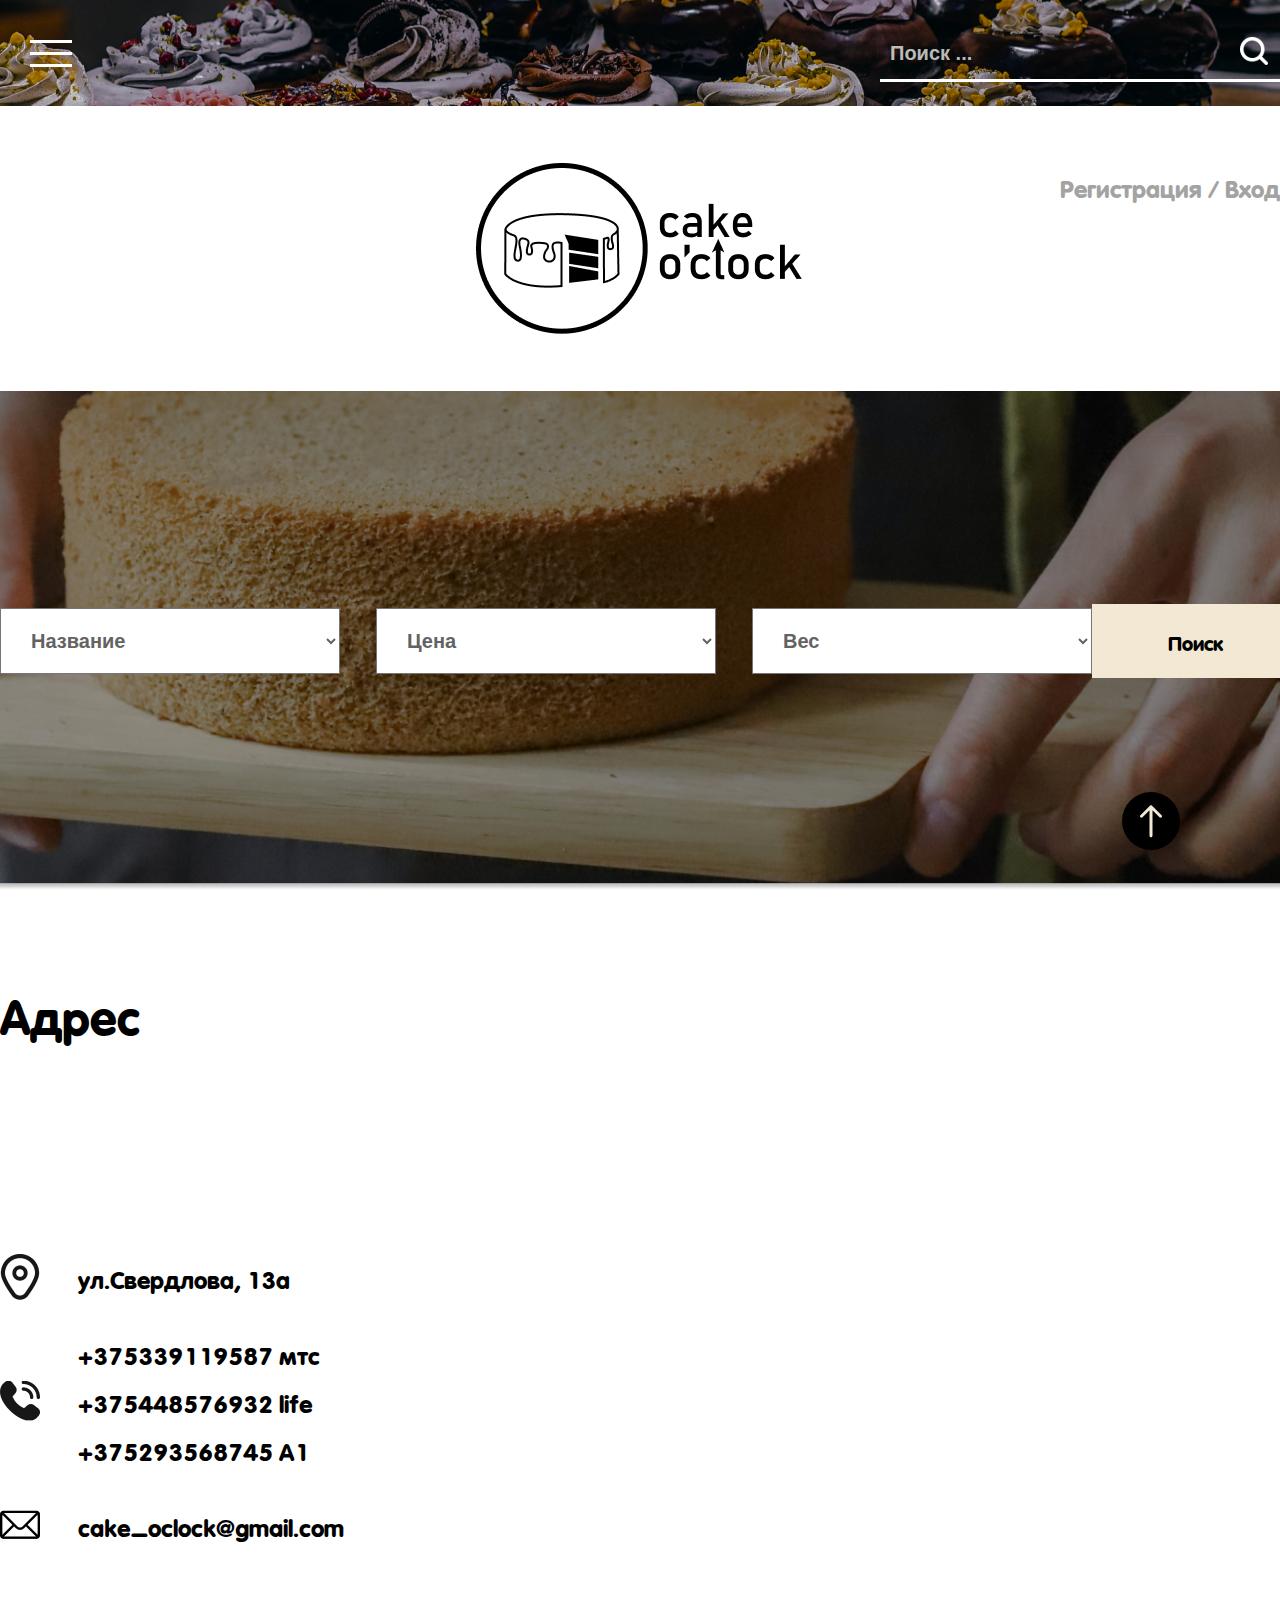
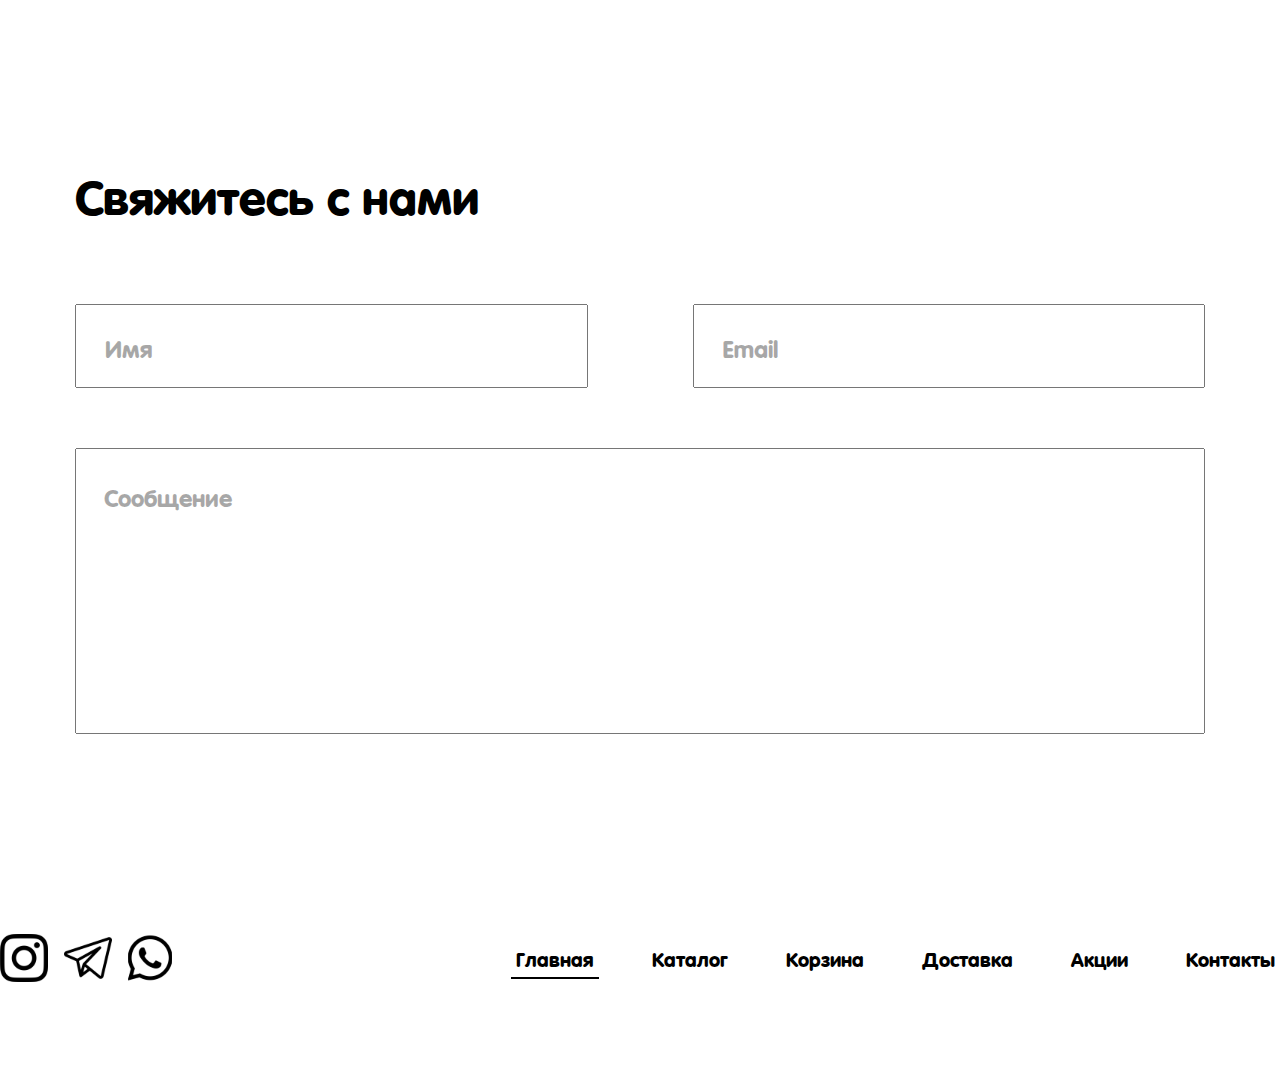
<file: minimalism/contact.html>
<html lang="ru">
  <head>
    <meta charset="UTF-8" />
    <meta http-equiv="X-UA-Compatible" content="IE=edge" />
    <meta name="viewport" content="width=device-width, initial-scale=1.0" />
    <title>cake o'clock</title>

    <link rel="stylesheet" href="./css/style.css" />
    <link rel="stylesheet" href="./css/burger-js.css" />
  </head>
  <body>
    <div class="hamburger-menu">
      <div id="menu__toggle"></div>
      <label class="menu__btn">
        <span></span>
      </label>

      <ul class="menu__box">
        <li><a class="menu__item" href="index.html">Главная</a></li>
        <li><a class="menu__item" href="contact.html">Контакты</a></li>
      </ul>
    </div>
    <header class="header" id="header">
      <div class="container">
        <div class="header__main">
          <div class="burger__icon">
            <!-- <img src="./img/burger-icon.svg" alt="" /> -->
          </div>
          <div class="header__search">
            <input
              type="search"
              class="header__search-input"
              placeholder="Поиск ..."
            />
            <img
              src="./img/search-icon.svg"
              class="header__search-icon"
              alt=""
            />
          </div>
        </div>
      </div>
    </header>
    <div class="head">
      <div class="container">
        <div class="head__main">
          <div class="head__logo">
            <img src="./img/head-logo.png" alt="" />
          </div>
          <div class="head__nav">
            <a href="">Регистрация</a>
            <span>/</span>
            <a href="">Вход</a>
          </div>
        </div>
      </div>
    </div>
    <div class="filter">
      <div class="container">
        <div class="filter__main">
          <div class="filter__list">
            <select class="filter__select" name="" id="">
              <option value="">Название</option>
              <option value="">Название</option>
              <option value="">Название</option>
            </select>
            <select class="filter__select" name="" id="">
              <option value="">Цена</option>
              <option value="">Цена</option>
              <option value="">Цена</option>
            </select>
            <select class="filter__select" name="" id="">
              <option value="">Вес</option>
              <option value="">Вес</option>
              <option value="">Вес</option>
            </select>
          </div>
          <div class="filter__btn">Поиск</div>
        </div>
      </div>
    </div>
    <div class="adress">
      <div class="container">
        <div class="adress__title">Адрес</div>
        <div class="adress__main">
          <div class="adress__info">
            <div class="adress__item">
              <img src="./img/icon-point.png" alt="" />
              <div class="adress__txt">
                <a class="adress__link">ул.Свердлова, 13а</a>
              </div>
            </div>
            <div class="adress__item">
              <img src="./img/icon-tel.png" alt="" />
              <div class="adress__txt">
                <a href="tel:375339119587" class="adress__link"
                  >+375339119587 мтс</a
                >
                <a href="tel:375339119587" class="adress__link"
                  >+375448576932 life</a
                >
                <a href="tel:375339119587" class="adress__link"
                  >+375293568745 A1</a
                >
              </div>
            </div>
            <div class="adress__item">
              <img src="./img/icon-mail.png" alt="" />
              <div class="adress__txt">
                <a href="mailto:cake_oclock@gmail.com" class="adress__link"
                  >cake_oclock@gmail.com</a
                >
              </div>
            </div>
          </div>
          <div class="adress__map">
            <iframe
              src="https://www.google.com/maps/embed?pb=!1m18!1m12!1m3!1d2351.268753372088!2d27.557555215859022!3d53.891426980096824!2m3!1f0!2f0!3f0!3m2!1i1024!2i768!4f13.1!3m3!1m2!1s0x46dbcfdb12398d2d%3A0xda87e12c7d16133f!2z0JHQtdC70L7RgNGD0YHRgdC60LjQuSDQs9C-0YHRg9C00LDRgNGB0YLQstC10L3QvdGL0Lkg0YLQtdGF0L3QvtC70L7Qs9C40YfQtdGB0LrQuNC5INGD0L3QuNCy0LXRgNGB0LjRgtC10YI!5e0!3m2!1sru!2sby!4v1670364534847!5m2!1sru!2sby"
              width="1000"
              height="540"
              style="border: 0"
              allowfullscreen=""
              loading="lazy"
              referrerpolicy="no-referrer-when-downgrade"
            ></iframe>
          </div>
        </div>
      </div>
    </div>
    <div class="contact">
      <div class="container container-contact">
        <h2 class="contact__title">Свяжитесь с нами</h2>
        <form action="" class="contact__form">
          <div class="contact__row">
            <input type="text" class="contact__input" placeholder="Имя" />
            <input type="text" class="contact__input" placeholder="Email" />
          </div>
          <div class="contact__row">
            <textarea
              name=""
              id=""
              rows="5"
              class="contact__textarea"
              placeholder="Сообщение"
            ></textarea>
          </div>
        </form>
      </div>
    </div>
    <footer class="footer">
      <div class="container">
        <div class="footer__main">
          <div class="footer__social">
            <a href=""><img src="./img/social-icon-1.svg" alt="" /></a>
            <a href=""><img src="./img/social-icon-2.svg" alt="" /></a>
            <a href=""><img src="./img/social-icon-3.svg" alt="" /></a>
          </div>
          <div class="footer__nav">
            <a href="./index.html" class="footer__link footer__link-active"
              >Главная</a
            >
            <a href="" class="footer__link">Каталог</a>
            <a href="" class="footer__link">Корзина </a>
            <a href="" class="footer__link">Доставка</a>
            <a href="" class="footer__link">Акции </a>
            <a href="" class="footer__link">Контакты</a>
          </div>
        </div>
      </div>
    </footer>
    <a href="#header" class="button-up">
      <img src="./img/arrow-up.svg" alt="" />
    </a>
  </body>
  <script src="./js/burger.js"></script>
</html>
</file>
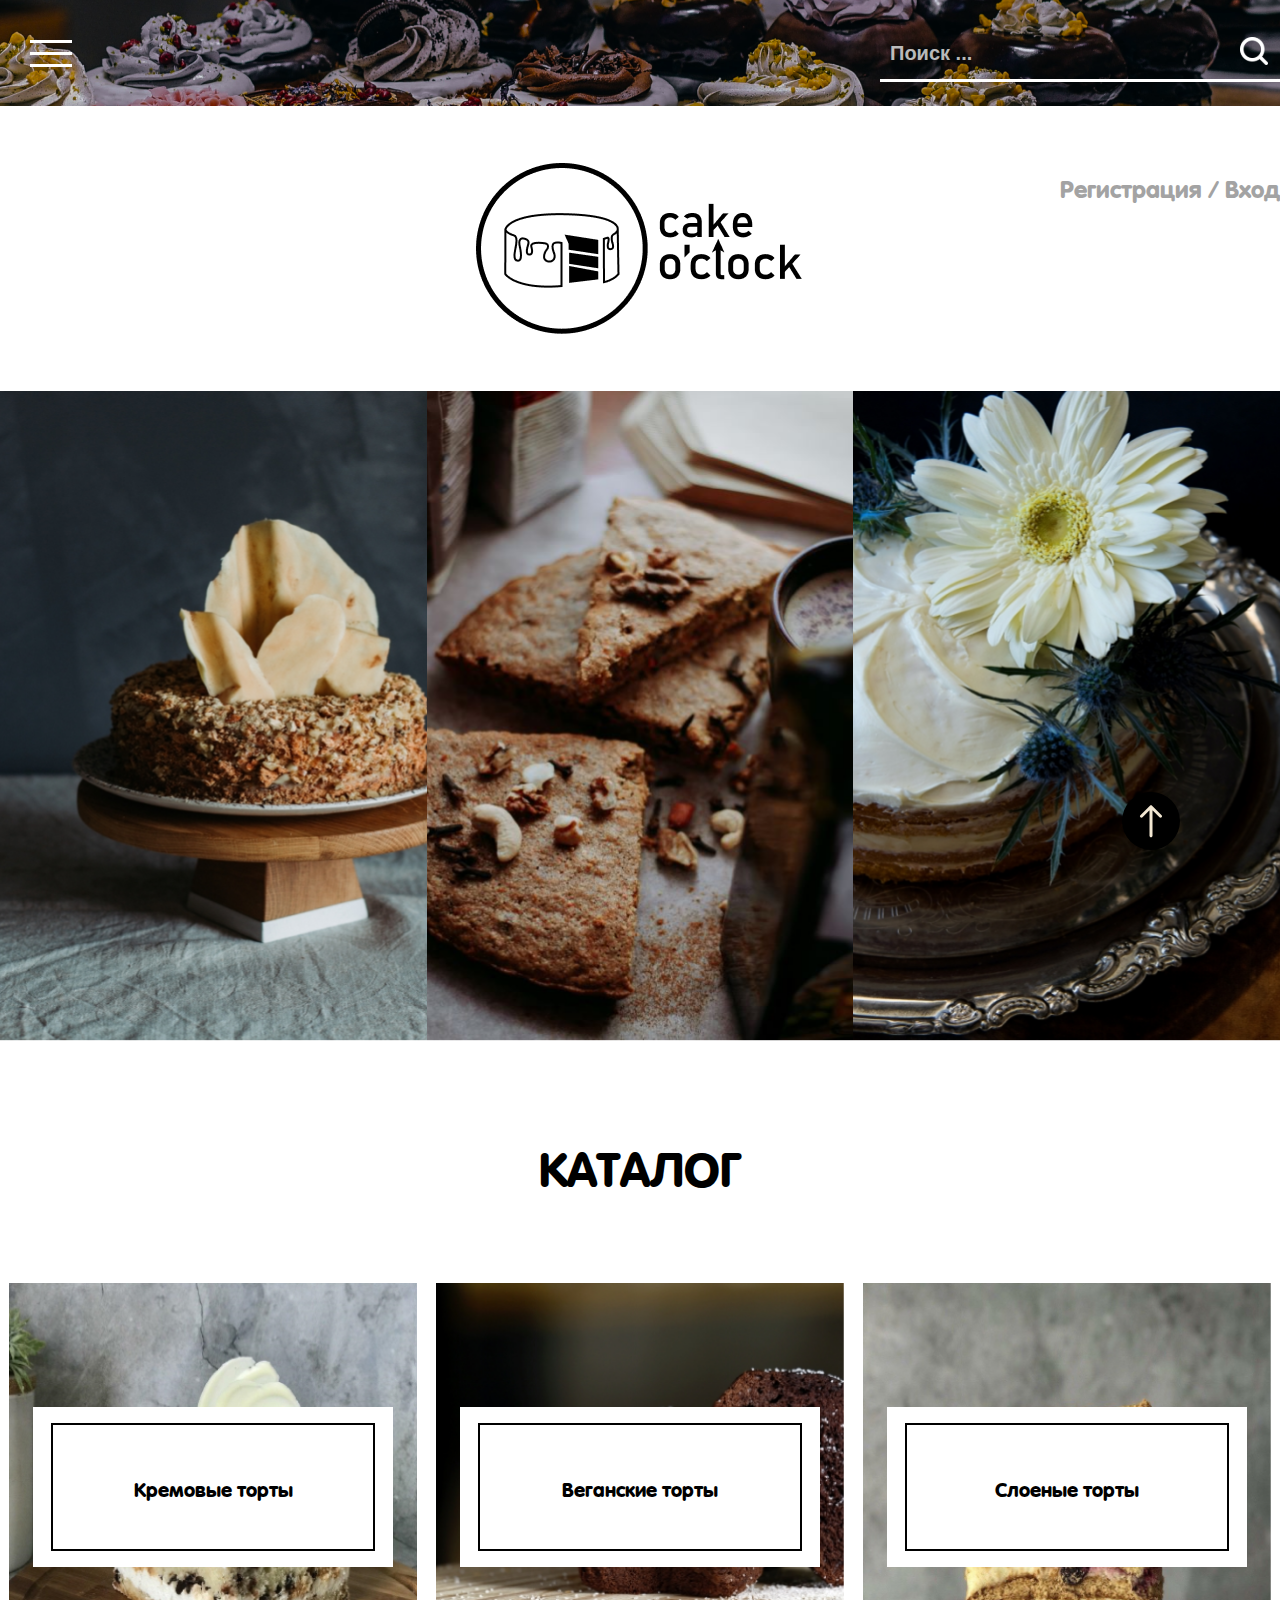
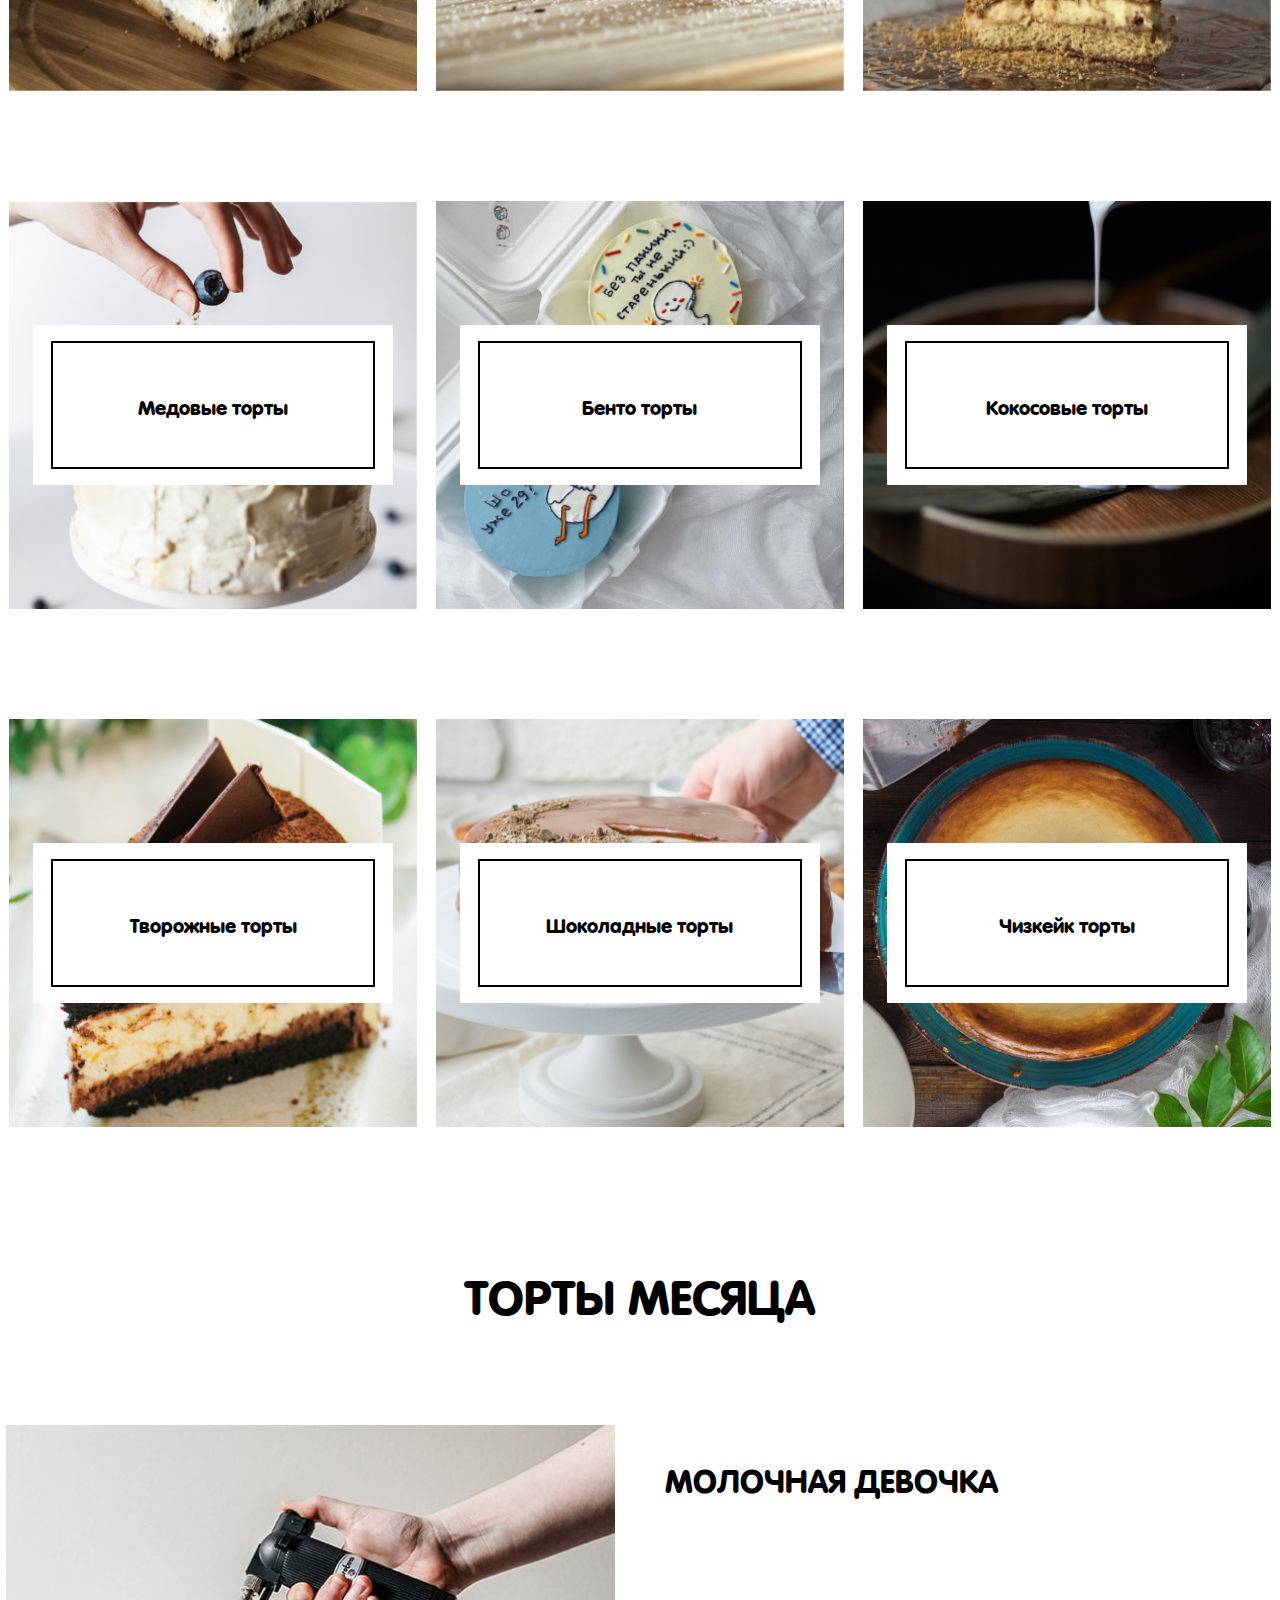
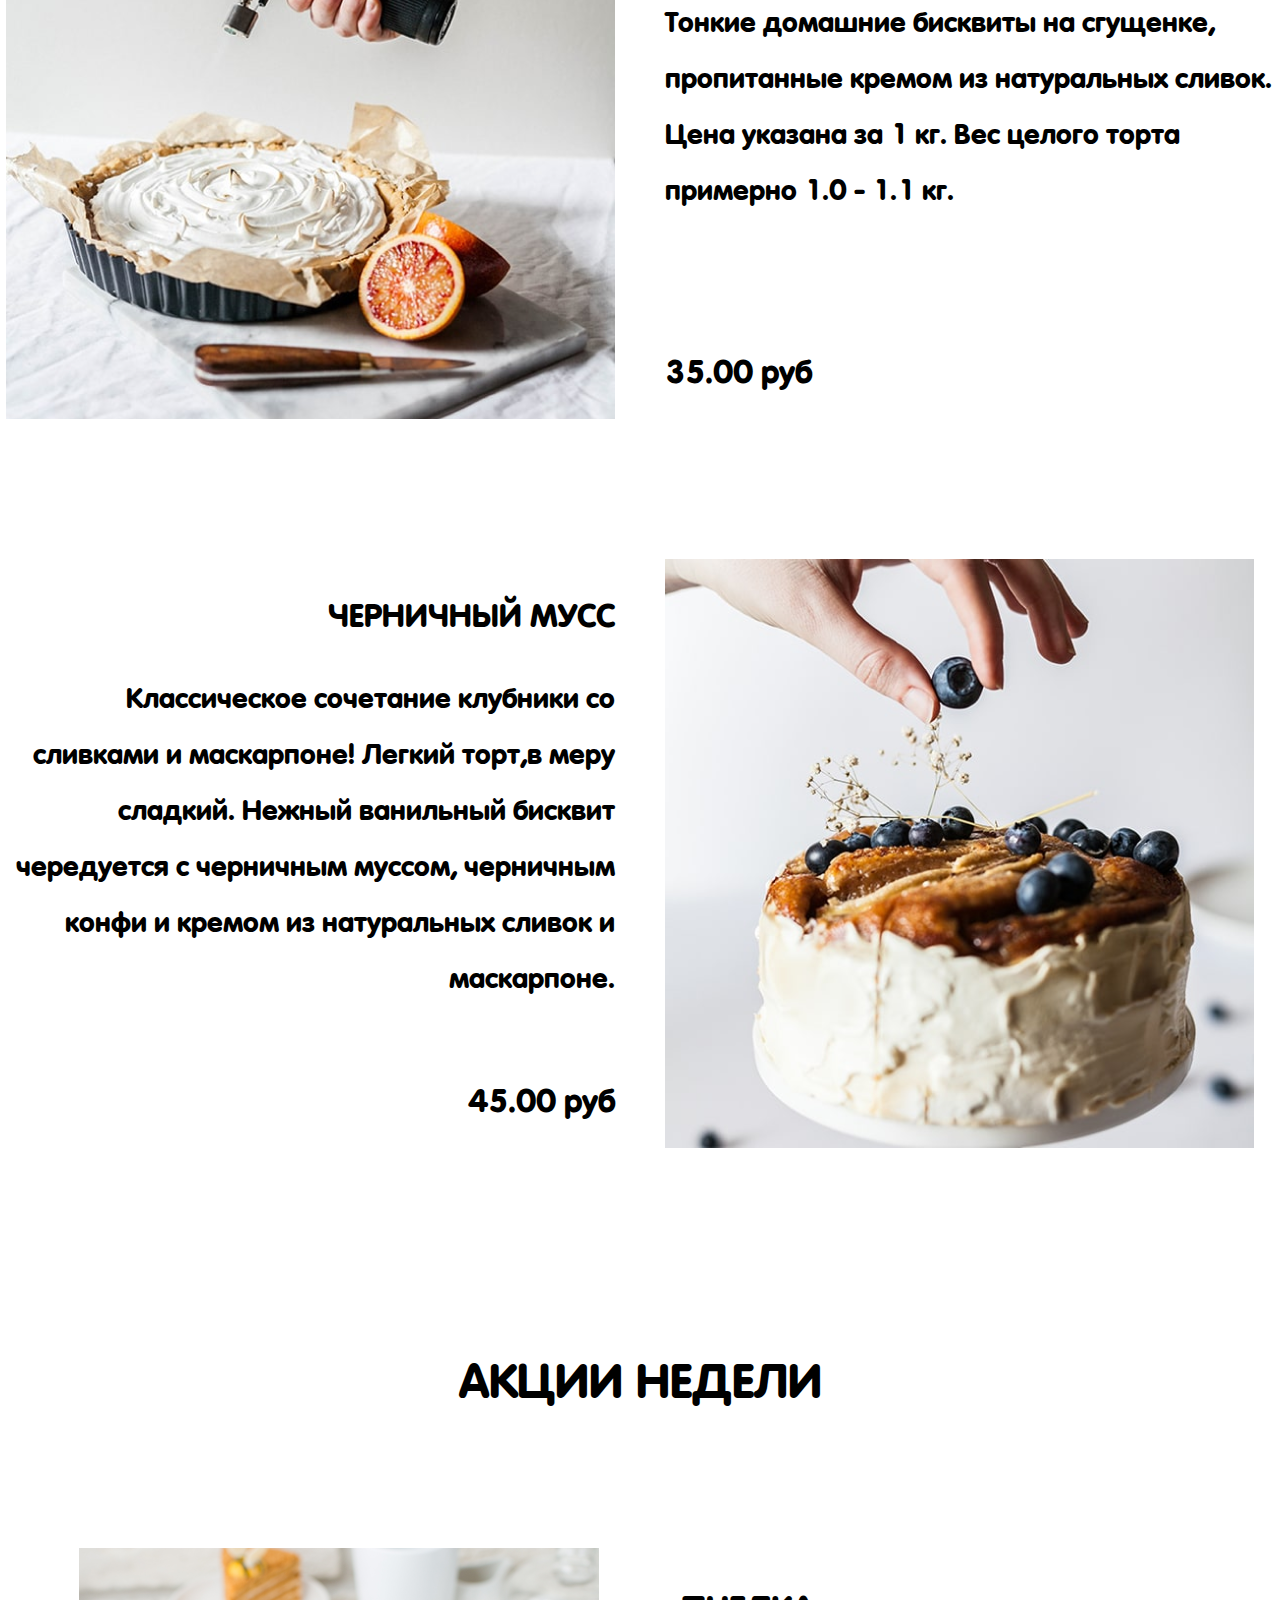
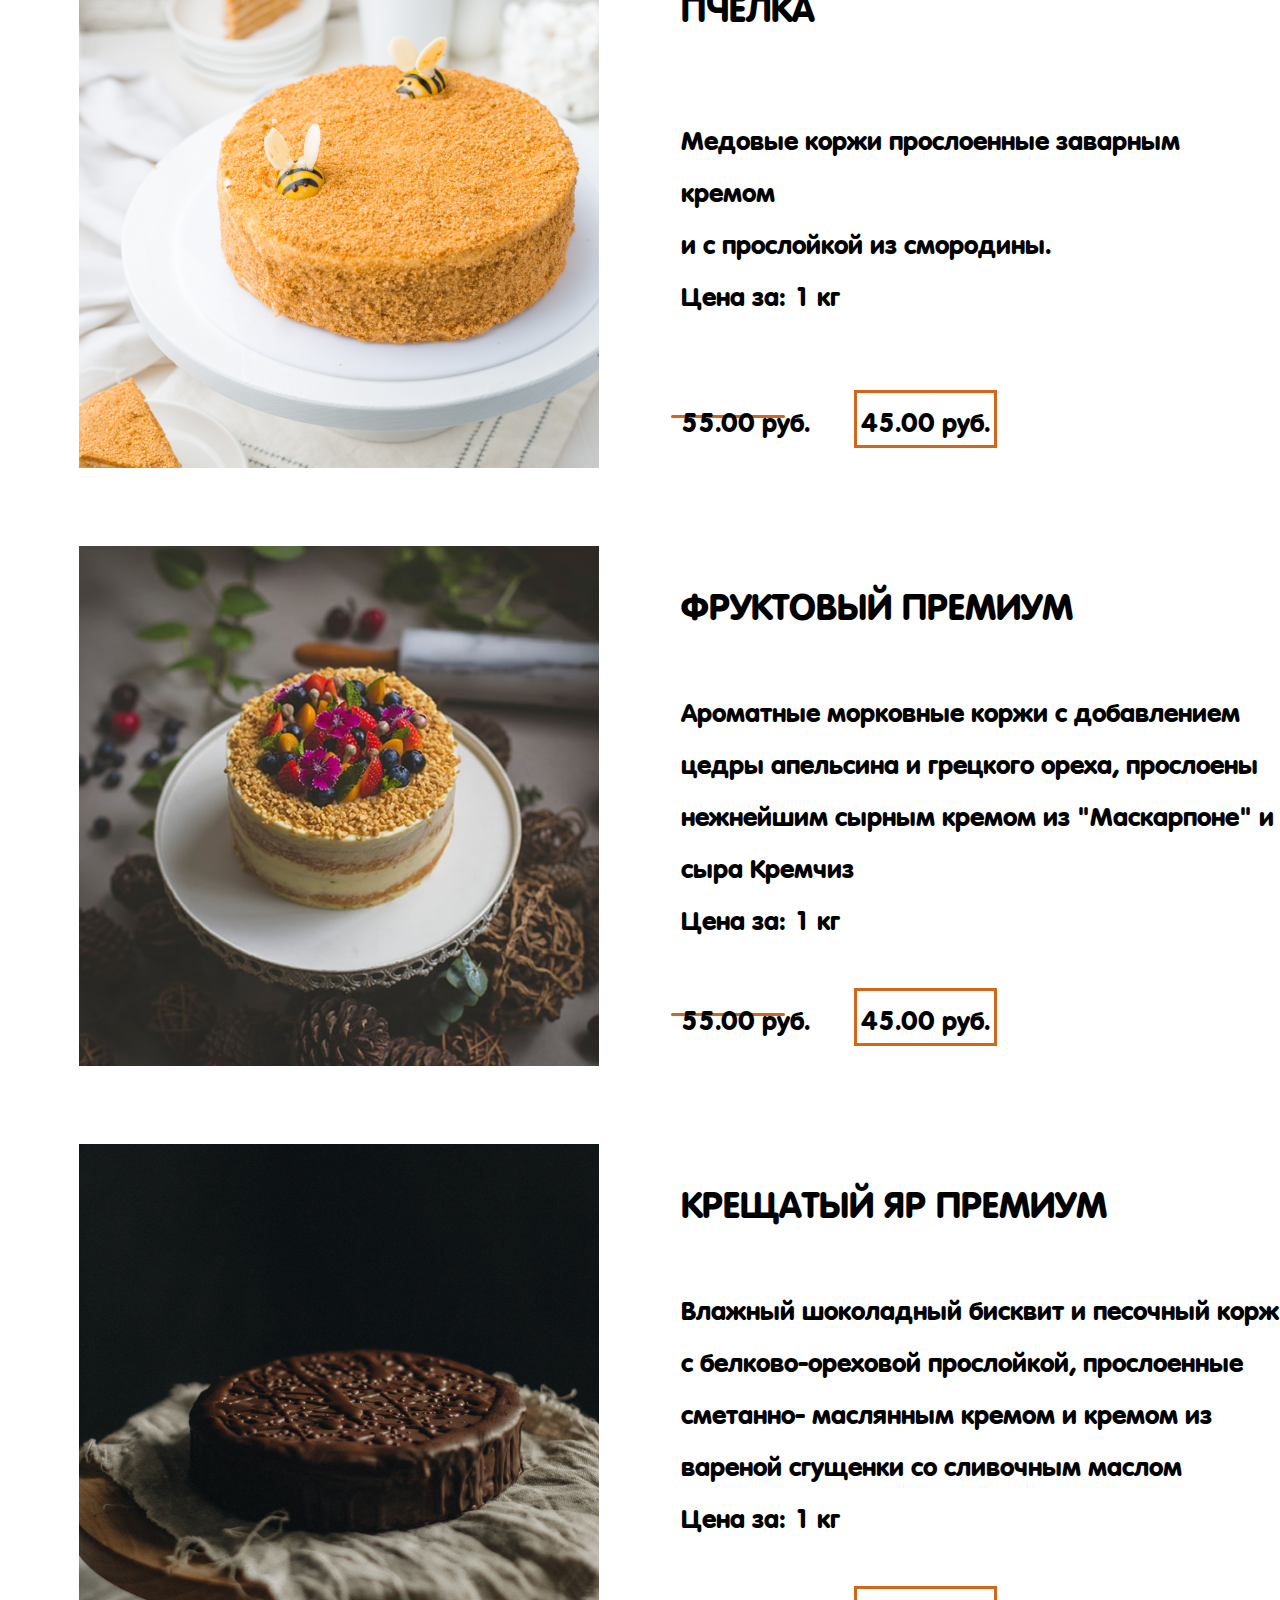
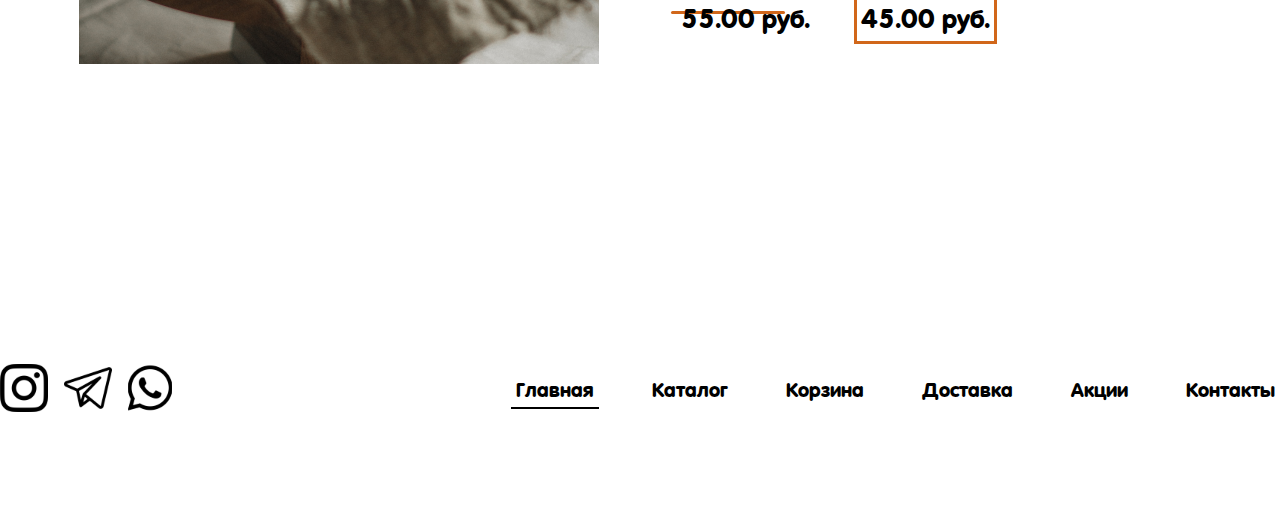
<file: minimalism/index-css.html>
<html lang="ru">
  <head>
    <meta charset="UTF-8" />
    <meta http-equiv="X-UA-Compatible" content="IE=edge" />
    <meta name="viewport" content="width=device-width, initial-scale=1.0" />
    <title>cake o'clock</title>

    <link rel="stylesheet" href="./css/style.css" />
    <link rel="stylesheet" href="./css/burger-css.css" />
  </head>
  <body>
    <div class="hamburger-menu">
      <input id="menu__toggle" type="checkbox" />
      <label class="menu__btn" for="menu__toggle">
        <span></span>
      </label>

      <ul class="menu__box">
        <li><a class="menu__item" href="index-css.html">Главная</a></li>
        <li><a class="menu__item" href="contact-css.html">Контакты</a></li>
      </ul>
    </div>
    <header class="header" id="header">
      <div class="container">
        <div class="header__main">
          <div class="burger__icon">
            <!-- <img src="./img/burger-icon.svg" alt="" /> -->
          </div>
          <div class="header__search">
            <input
              type="search"
              class="header__search-input"
              placeholder="Поиск ..."
            />
            <img
              src="./img/search-icon.svg"
              class="header__search-icon"
              alt=""
            />
          </div>
        </div>
      </div>
    </header>
    <div class="head">
      <div class="container">
        <div class="head__main">
          <div class="head__logo">
            <img src="./img/head-logo.png" alt="" />
          </div>
          <div class="head__nav">
            <a href="">Регистрация</a>
            <span>/</span>
            <a href="">Вход</a>
          </div>
        </div>
      </div>
    </div>
    <div class="welcome">
      <div class="container">
        <div class="welcome__main">
          <div class="welcome__item welcome__item-bg1">
            <div class="welcome__item-layout">
              <div class="welcome__item-content">
                <h2 class="welcome__title">Ореховый кайф</h2>
                <div class="welcome__desc">
                  Бисквит с нежной орехово-муссовой прослойкой и цельными
                  орехами
                </div>
                <div class="welcome__price">
                  1,200 г / 54.99<br />
                  40 руб
                </div>
              </div>
            </div>
          </div>
          <div class="welcome__item welcome__item-bg2">
            <div class="welcome__item-layout">
              <div class="welcome__item-content">
                <h2 class="welcome__title">Ореховый кайф</h2>
                <div class="welcome__desc">
                  Бисквит с нежной орехово-муссовой прослойкой и цельными
                  орехами
                </div>
                <div class="welcome__price">
                  1,200 г / 54.99<br />
                  40 руб
                </div>
              </div>
            </div>
          </div>
          <div class="welcome__item welcome__item-bg3">
            <div class="welcome__item-layout">
              <div class="welcome__item-content">
                <h2 class="welcome__title">Ореховый кайф</h2>
                <div class="welcome__desc">
                  Бисквит с нежной орехово-муссовой прослойкой и цельными
                  орехами
                </div>
                <div class="welcome__price">
                  1,200 г / 54.99<br />
                  40 руб
                </div>
              </div>
            </div>
          </div>
        </div>
      </div>
    </div>
    <div class="catalog">
      <div class="container">
        <div class="catalog__main">
          <h2 class="catalog__title">КАТАЛОГ</h2>
          <div class="catalog__list">
            <div class="catalog__item">
              <img src="./img/catalog-1.png" alt="" />
              <div class="catalog__layout">
                <div class="catalog__content">
                  <div class="catalog__item-title">Кремовые торты</div>
                </div>
              </div>
            </div>
            <div class="catalog__item">
              <img src="./img/catalog-2.png" alt="" />
              <div class="catalog__layout">
                <div class="catalog__content">
                  <div class="catalog__item-title">Веганские торты</div>
                </div>
              </div>
            </div>
            <div class="catalog__item">
              <img src="./img/catalog-3.png" alt="" />
              <div class="catalog__layout">
                <div class="catalog__content">
                  <div class="catalog__item-title">Слоеные торты</div>
                </div>
              </div>
            </div>
            <div class="catalog__item">
              <img src="./img/catalog-4.png" alt="" />
              <div class="catalog__layout">
                <div class="catalog__content">
                  <div class="catalog__item-title">Медовые торты</div>
                </div>
              </div>
            </div>
            <div class="catalog__item">
              <img src="./img/catalog-5.png" alt="" />
              <div class="catalog__layout">
                <div class="catalog__content">
                  <div class="catalog__item-title">Бенто торты</div>
                </div>
              </div>
            </div>
            <div class="catalog__item">
              <img src="./img/catalog-6.png" alt="" />
              <div class="catalog__layout">
                <div class="catalog__content">
                  <div class="catalog__item-title">Кокосовые торты</div>
                </div>
              </div>
            </div>
            <div class="catalog__item">
              <img src="./img/catalog-7.png" alt="" />
              <div class="catalog__layout">
                <div class="catalog__content">
                  <div class="catalog__item-title">Творожные торты</div>
                </div>
              </div>
            </div>
            <div class="catalog__item">
              <img src="./img/catalog-8.png" alt="" />
              <div class="catalog__layout">
                <div class="catalog__content">
                  <div class="catalog__item-title">Шоколадные торты</div>
                </div>
              </div>
            </div>
            <div class="catalog__item">
              <img src="./img/catalog-9.png" alt="" />
              <div class="catalog__layout">
                <div class="catalog__content">
                  <div class="catalog__item-title">Чизкейк торты</div>
                </div>
              </div>
            </div>
          </div>
        </div>
      </div>
    </div>
    <div class="cake">
      <div class="container">
        <div class="cake__main">
          <h2 class="cake__main-title">ТОРТЫ МЕСЯЦА</h2>
          <div class="cake__list">
            <div class="cake__item">
              <div class="cake__img">
                <img src="./img/cake-1.png" alt="" />
              </div>
              <div class="cake__info">
                <div class="cake__title">МОЛОЧНАЯ ДЕВОЧКА</div>
                <div class="cake__desc">
                  Тонкие домашние бисквиты на сгущенке, пропитанные кремом из
                  натуральных сливок.<br />
                  Цена указана за 1 кг. Вес целого торта примерно 1.0 - 1.1 кг.
                </div>
                <div class="cake__price">35.00 руб</div>
              </div>
            </div>
            <div class="cake__item">
              <div class="cake__img">
                <img src="./img/cake-2.png" alt="" />
              </div>
              <div class="cake__info">
                <div class="cake__title">ЧЕРНИЧНЫЙ МУСС</div>
                <div class="cake__desc">
                  Классическое сочетание клубники со сливками и маскарпоне!
                  Легкий торт,в меру сладкий. Нежный ванильный бисквит
                  чередуется с черничным муссом, черничным конфи и кремом из
                  натуральных сливок и маскарпоне.
                </div>
                <div class="cake__price">45.00 руб</div>
              </div>
            </div>
          </div>
        </div>
      </div>
    </div>
    <div class="good">
      <div class="container">
        <div class="good__main">
          <div class="good__main-title">АКЦИИ НЕДЕЛИ</div>
          <div class="good__list">
            <div class="good__item">
              <div class="good__img">
                <img src="./img/good-1.png" alt="" />
              </div>
              <div class="good__info">
                <div class="good__title">ПЧЕЛКА</div>
                <div class="good__desc">
                  Медовые коржи прослоенные заварным кремом<br />
                  и с прослойкой из смородины.<br />
                  Цена за: 1 кг
                </div>
                <div class="good__price">
                  <div class="good__price-old">55.00 руб.</div>
                  <div class="good__price-new">45.00 руб.</div>
                </div>
              </div>
            </div>
            <div class="good__item">
              <div class="good__img">
                <img src="./img/good-2.png" alt="" />
              </div>
              <div class="good__info">
                <div class="good__title">ФРУКТОВЫЙ ПРЕМИУМ</div>
                <div class="good__desc">
                  Ароматные морковные коржи с добавлением цедры апельсина и
                  грецкого ореха, прослоены нежнейшим сырным кремом из
                  "Маскарпоне" и сыра Кремчиз<br />Цена за: 1 кг
                </div>
                <div class="good__price">
                  <div class="good__price-old">55.00 руб.</div>
                  <div class="good__price-new">45.00 руб.</div>
                </div>
              </div>
            </div>
            <div class="good__item">
              <div class="good__img">
                <img src="./img/good-3.png" alt="" />
              </div>
              <div class="good__info">
                <div class="good__title">КРЕЩАТЫЙ ЯР ПРЕМИУМ</div>
                <div class="good__desc">
                  Влажный шоколадный бисквит и песочный корж с белково-ореховой
                  прослойкой, прослоенные сметанно- маслянным кремом и кремом из
                  вареной сгущенки со сливочным маслом<br />Цена за: 1 кг
                </div>
                <div class="good__price">
                  <div class="good__price-old">55.00 руб.</div>
                  <div class="good__price-new">45.00 руб.</div>
                </div>
              </div>
            </div>
          </div>
        </div>
      </div>
    </div>
    <footer class="footer">
      <div class="container">
        <div class="footer__main">
          <div class="footer__social">
            <a href=""><img src="./img/social-icon-1.svg" alt="" /></a>
            <a href=""><img src="./img/social-icon-2.svg" alt="" /></a>
            <a href=""><img src="./img/social-icon-3.svg" alt="" /></a>
          </div>
          <div class="footer__nav">
            <a href="./index.html" class="footer__link footer__link-active"
              >Главная</a
            >
            <a href="" class="footer__link">Каталог</a>
            <a href="" class="footer__link">Корзина </a>
            <a href="" class="footer__link">Доставка</a>
            <a href="" class="footer__link">Акции </a>
            <a href="" class="footer__link">Контакты</a>
          </div>
        </div>
      </div>
    </footer>
    <a href="#header" class="button-up">
      <img src="./img/arrow-up.svg" alt="" />
    </a>
  </body>
</html>
</file>
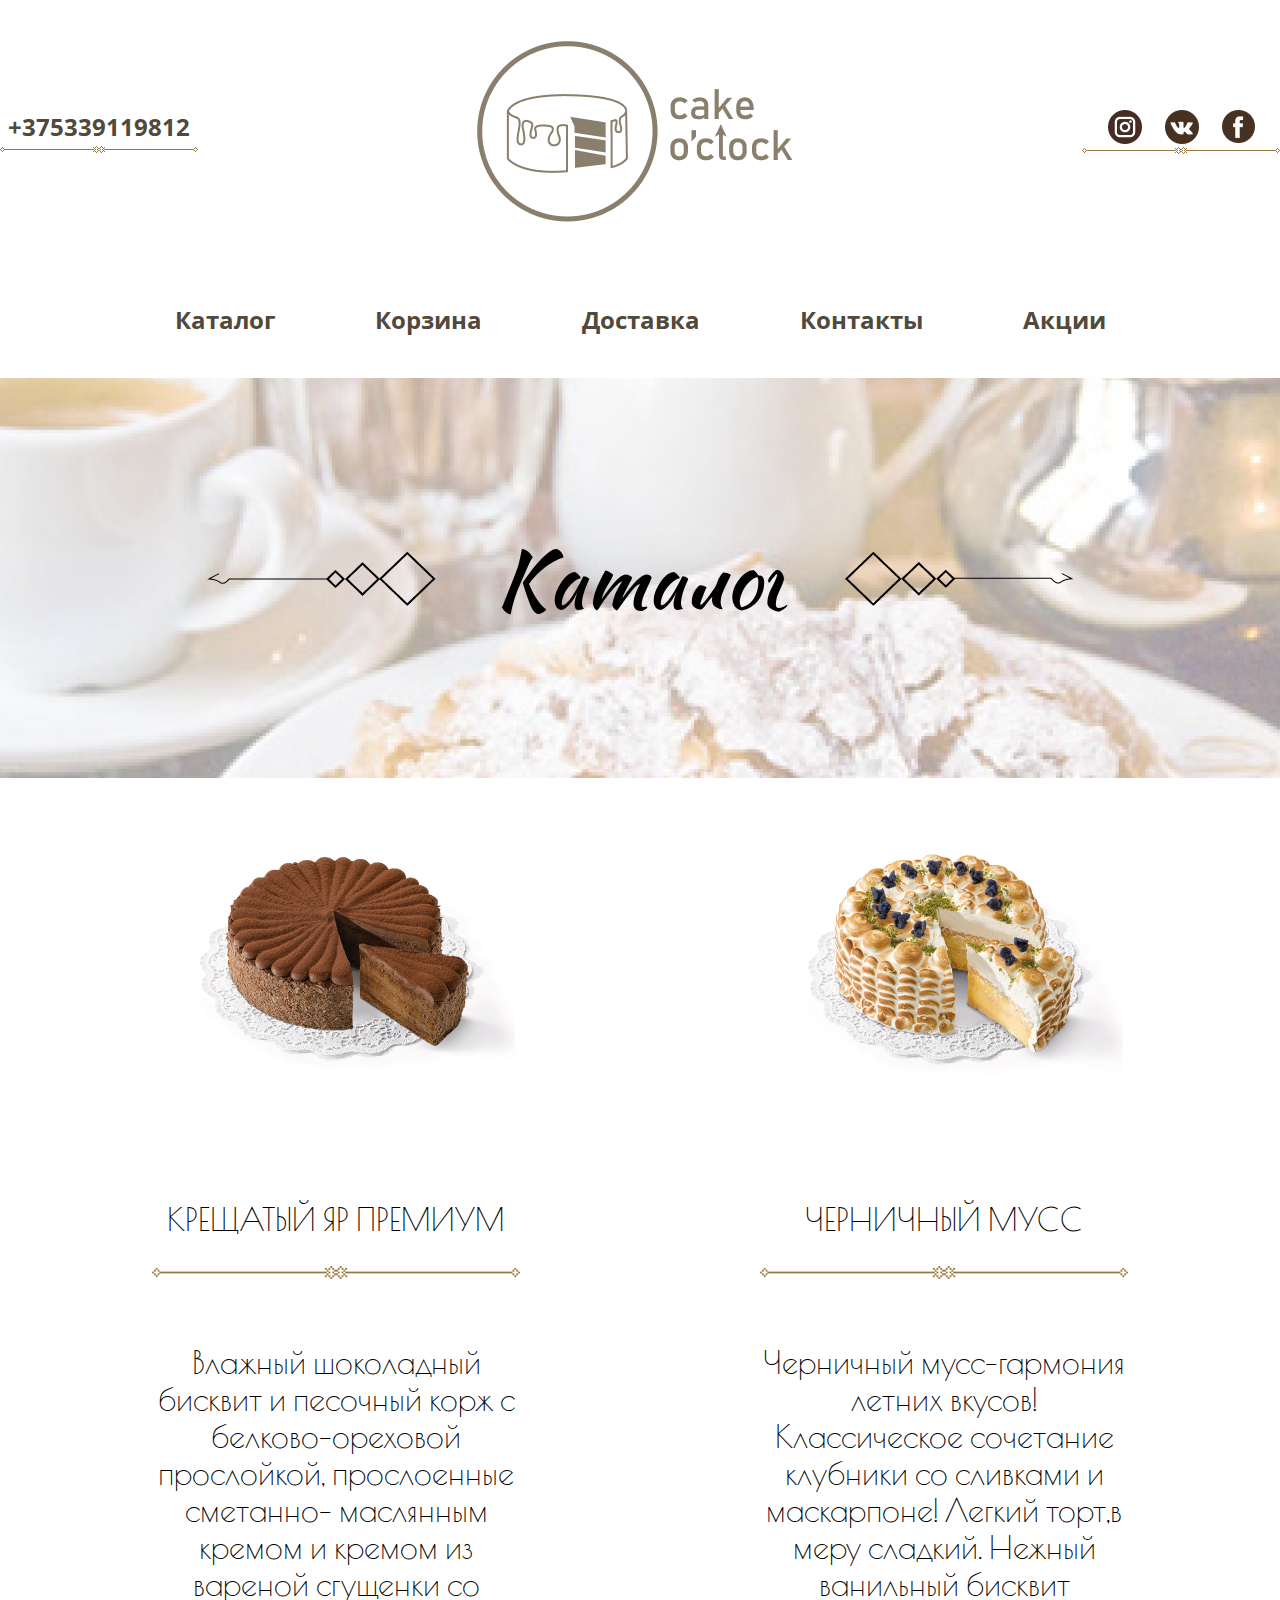
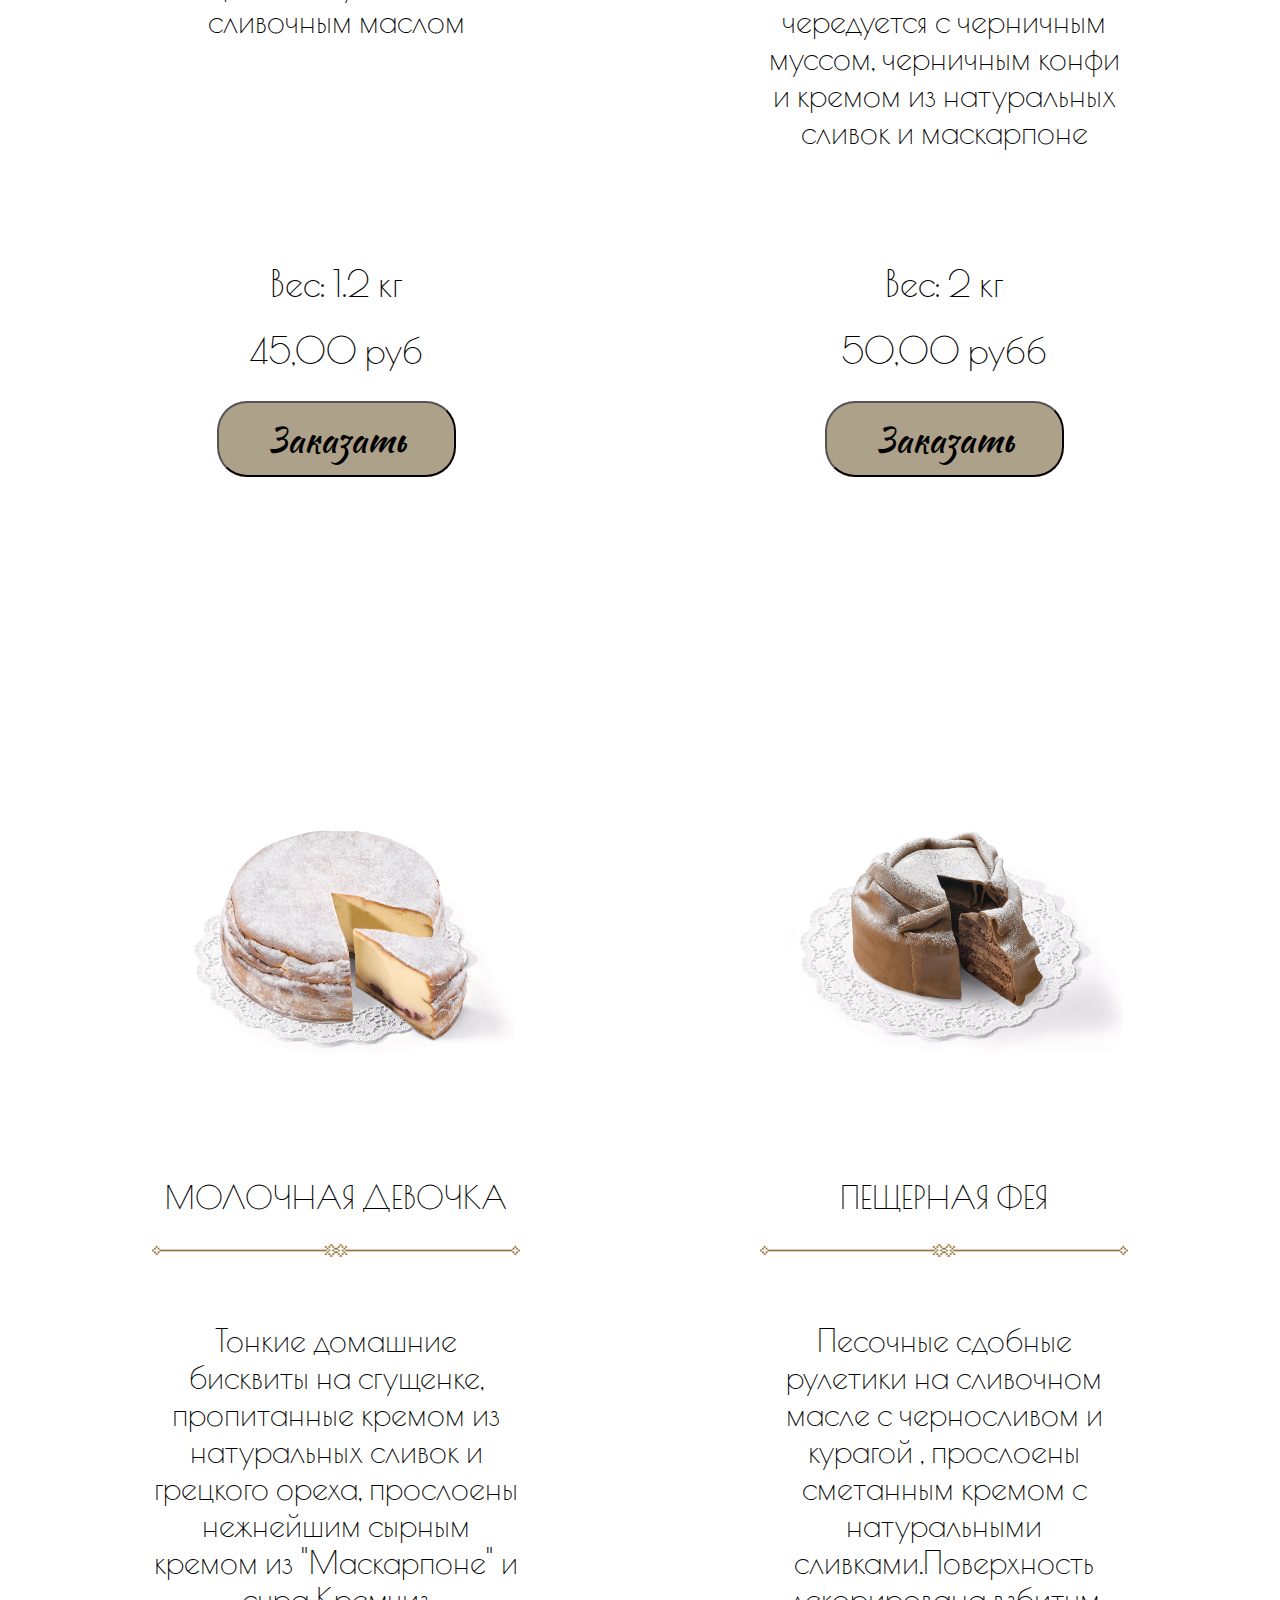
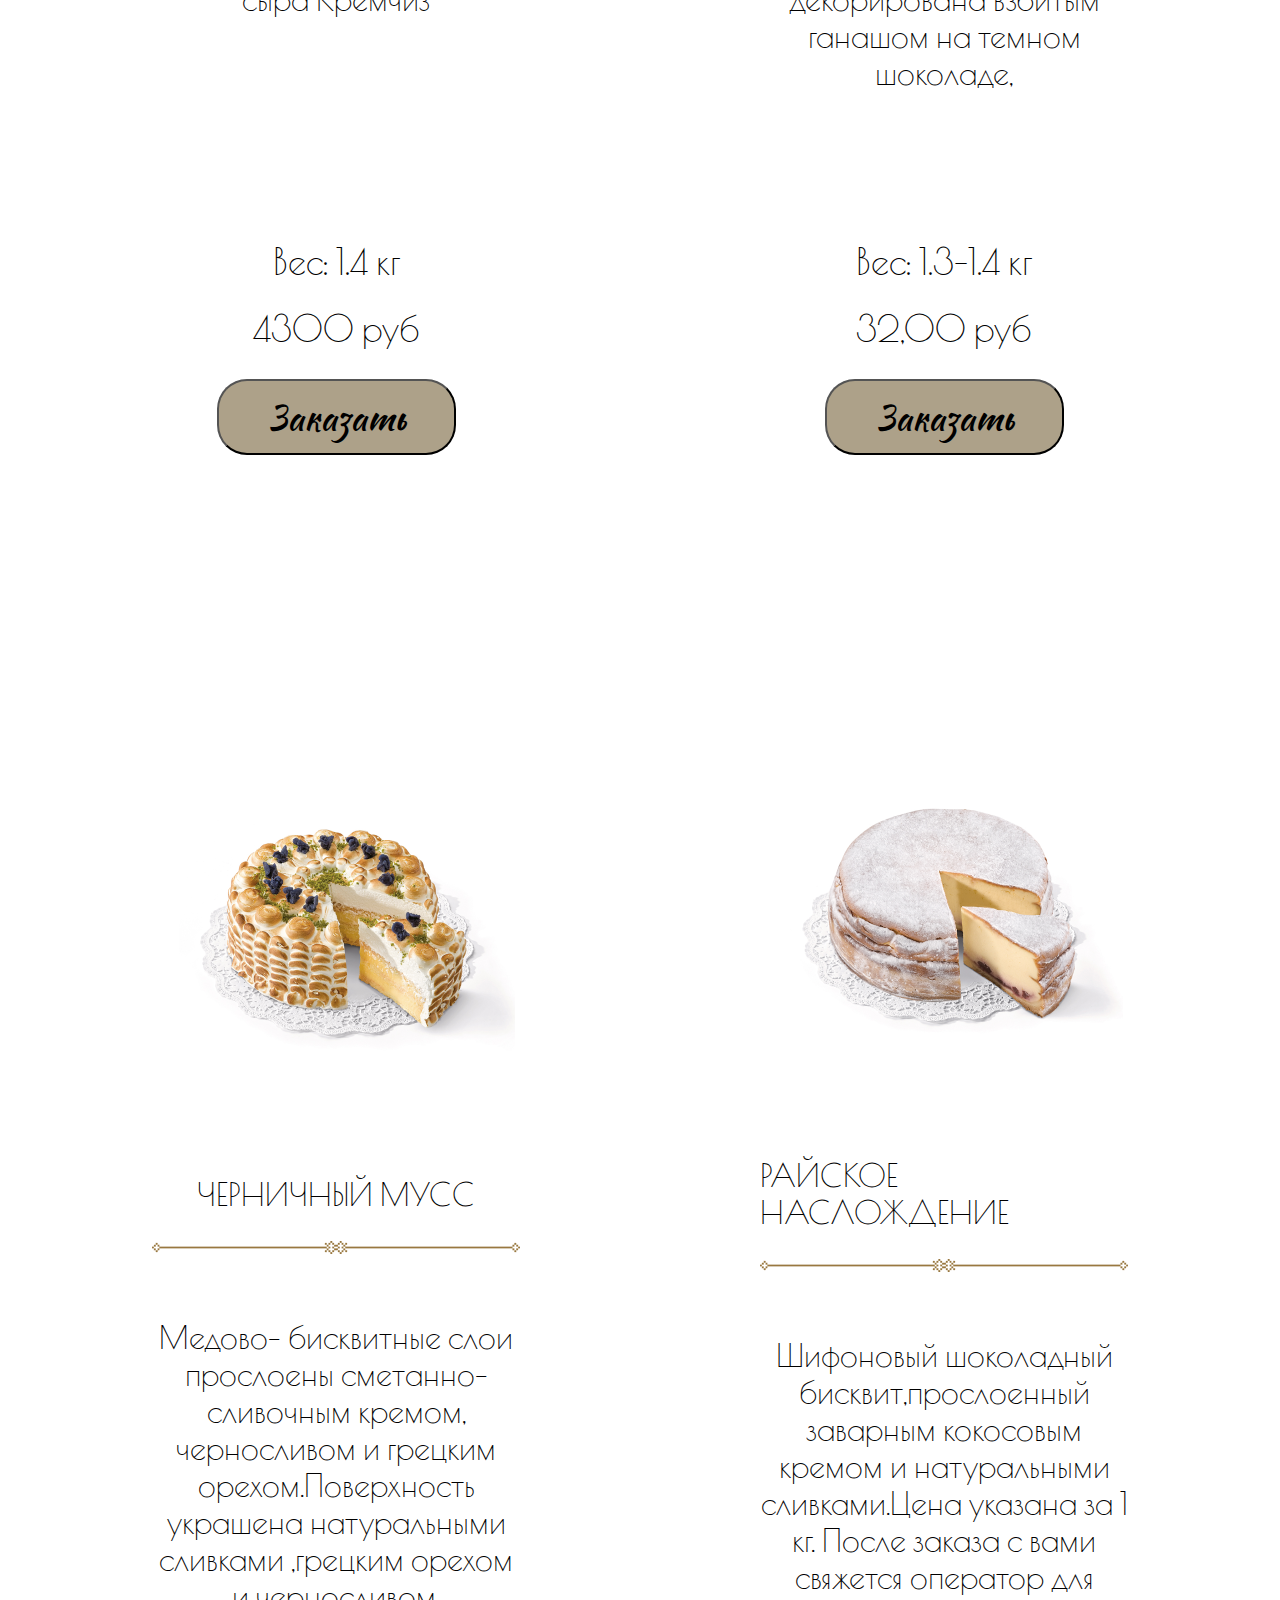
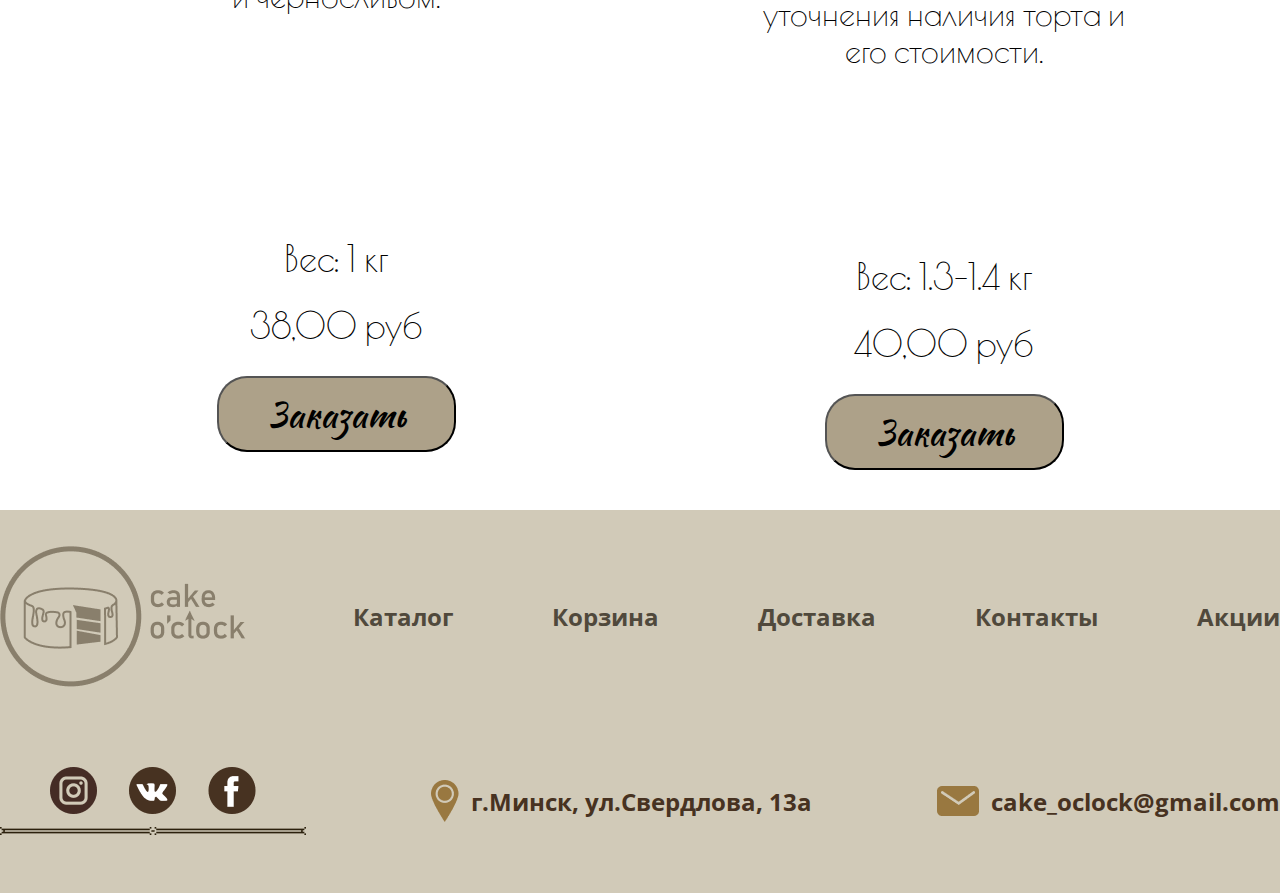
<file: retro/catalog.html>
<html lang="ru">
  <head>
    <meta charset="UTF-8" />
    <meta http-equiv="X-UA-Compatible" content="IE=edge" />
    <meta name="viewport" content="width=device-width, initial-scale=1.0" />
    <title>cake o'clock</title>

    <link rel="stylesheet" href="./css/style.css" />
    <link rel="preconnect" href="https://fonts.googleapis.com" />
    <link rel="preconnect" href="https://fonts.gstatic.com" crossorigin />
    <link
      href="https://fonts.googleapis.com/css2?family=Open+Sans:wght@300;400;500;600;700&family=Poiret+One&display=swap"
      rel="stylesheet"
    />
  </head>
  <body>
    <div class="head">
      <div class="container">
        <div class="head__main">
          <div class="head__col">
            <a href="tel:+375339119812" class="head__tel">+375339119812</a>
            <img src="./img/botline.png" alt="" />
          </div>
          <div class="head__col">
            <a href="./index.html"><img src="./img/logo-head.png" alt="" /></a>
          </div>
          <div class="head__col">
            <div class="head__social">
              <a href=""><img src="./img/social-1.png" alt="" /></a>
              <a href=""><img src="./img/social-2.png" alt="" /></a>
              <a href=""><img src="./img/social-3.png" alt="" /></a>
            </div>
            <img src="./img/botline.png" alt="" />
          </div>
        </div>
      </div>
    </div>
    <div class="container">
      <header class="header">
        <a href="" class="header__item">Каталог</a>
        <a href="" class="header__item">Корзина</a>
        <a href="" class="header__item">Доставка</a>
        <a href="" class="header__item">Контакты</a>
        <a href="" class="header__item">Акции</a>
      </header>
    </div>
    <div class="welcome-catalog">
      <img src="./img/welcome-catalog-bg-1.png" alt="" />
      <div class="welcome-catalog__title">Каталог</div>
      <img src="./img/welcome-catalog-bg-2.png" alt="" />
    </div>
    <div class="container">
      <div class="good">
        <div class="good__list">
          <div class="good__item">
            <div class="good__img">
              <img src="./img/good-1.png" alt="" />
            </div>
            <div class="good__title">
              <span>КРЕЩАТЫЙ ЯР ПРЕМИУМ</span>
              <img src="./img/good-botline.png" alt="" />
            </div>
            <div class="good__desc">
              Влажный шоколадный бисквит и песочный корж с белково-ореховой
              прослойкой, прослоенные сметанно- маслянным кремом и кремом из
              вареной сгущенки со сливочным маслом
            </div>
            <div class="good__weight">Вес: 1.2 кг</div>
            <div class="good__price">45,00 руб</div>
            <button class="welcome__btn">Заказать</button>
          </div>
          <div class="good__item">
            <div class="good__img">
              <img src="./img/good-2.png" alt="" />
            </div>
            <div class="good__title">
              <span>ЧЕРНИЧНЫЙ МУСС</span>
              <img src="./img/good-botline.png" alt="" />
            </div>
            <div class="good__desc">
              Черничный мусс-гармония летних вкусов! Классическое сочетание
              клубники со сливками и маскарпоне! Легкий торт,в меру сладкий.
              Нежный ванильный бисквит чередуется с черничным муссом, черничным
              конфи и кремом из натуральных сливок и маскарпоне
            </div>
            <div class="good__weight">Вес: 2 кг</div>
            <div class="good__price">50,00 рубб</div>
            <button class="welcome__btn">Заказать</button>
          </div>
          <div class="good__item">
            <div class="good__img">
              <img src="./img/good-3.png" alt="" />
            </div>
            <div class="good__title">
              <span>МОЛОЧНАЯ ДЕВОЧКА</span>
              <img src="./img/good-botline.png" alt="" />
            </div>
            <div class="good__desc">
              Тонкие домашние бисквиты на сгущенке, пропитанные кремом из
              натуральных сливок и грецкого ореха, прослоены нежнейшим сырным
              кремом из "Маскарпоне" и сыра Кремчиз
            </div>
            <div class="good__weight">Вес: 1.4 кг</div>
            <div class="good__price">4300 руб</div>
            <button class="welcome__btn">Заказать</button>
          </div>
          <div class="good__item">
            <div class="good__img">
              <img src="./img/good-4.png" alt="" />
            </div>
            <div class="good__title">
              <span>ПЕЩЕРНАЯ ФЕЯ</span>
              <img src="./img/good-botline.png" alt="" />
            </div>
            <div class="good__desc">
              Песочные сдобные рулетики на сливочном масле с черносливом и
              курагой , прослоены сметанным кремом с натуральными
              сливками.Поверхность декорирована взбитым ганашом на темном
              шоколаде,
            </div>
            <div class="good__weight">Вес: 1.3-1.4 кг</div>
            <div class="good__price">32,00 руб</div>
            <button class="welcome__btn">Заказать</button>
          </div>
          <div class="good__item">
            <div class="good__img">
              <img src="./img/good-2.png" alt="" />
            </div>
            <div class="good__title">
              <span>ЧЕРНИЧНЫЙ МУСС</span>
              <img src="./img/good-botline.png" alt="" />
            </div>
            <div class="good__desc">
              Медово- бисквитные слои прослоены сметанно-сливочным кремом,
              черносливом и грецким орехом.Поверхность украшена натуральными
              сливками ,грецким орехом и черносливом.
            </div>
            <div class="good__weight">Вес: 1 кг</div>
            <div class="good__price">38,00 руб</div>
            <button class="welcome__btn">Заказать</button>
          </div>
          <div class="good__item">
            <div class="good__img">
              <img src="./img/good-3.png" alt="" />
            </div>
            <div class="good__title">
              <span>РАЙСКОЕ НАСЛОЖДЕНИЕ</span>
              <img src="./img/good-botline.png" alt="" />
            </div>
            <div class="good__desc">
              Шифоновый шоколадный бисквит,прослоенный заварным кокосовым кремом
              и натуральными сливками.Цена указана за 1 кг. После заказа с вами
              свяжется оператор для уточнения наличия торта и его стоимости.
            </div>
            <div class="good__weight">Вес: 1.3-1.4 кг</div>
            <div class="good__price">40,00 руб</div>
            <button class="welcome__btn">Заказать</button>
          </div>
        </div>
      </div>
    </div>
    <footer class="footer">
      <div class="container">
        <div class="footer__main">
          <div class="footer__top">
            <div class="footer__logo">
              <img src="./img/footer-logo.png" alt="" />
            </div>
            <div class="footer__nav">
              <a href="" class="footer__link">Каталог</a>
              <a href="" class="footer__link">Корзина</a>
              <a href="" class="footer__link">Доставка</a>
              <a href="" class="footer__link">Контакты</a>
              <a href="" class="footer__link">Акции</a>
            </div>
          </div>
          <div class="footer__bottom">
            <div class="footer__social">
              <div class="footer__social-list">
                <a href=""><img src="./img/social-footer-1.png" alt="" /></a>
                <a href=""><img src="./img/social-footer-2.png" alt="" /></a>
                <a href=""><img src="./img/social-footer-3.png" alt="" /></a>
              </div>
              <img src="./img/social-footer-botline.png" alt="" />
            </div>
            <div class="footer__mail">
              <img src="./img/point.png" alt="" />
              <span>г.Минск, ул.Свердлова, 13а</span>
            </div>
            <div class="footer__mail">
              <img src="./img/mail.png" alt="" />
              <span>cake_oclock@gmail.com</span>
            </div>
          </div>
        </div>
      </div>
    </footer>
  </body>
</html>
</file>
<file: classic/style/style.css>
* {
  margin: 0;
  padding: 0;
  box-sizing: border-box;
}

html {
  scroll-behavior: smooth;
}
body {
  font-family: "Inter", sans-serif;
  background: #fefaff;
}
a {
  text-decoration: none;
  color: #333;
}

.container {
  width: 100%;
  max-width: 1475px;
  margin: auto;
}

.header {
}
.header__main {
}

.header__top {
  display: flex;
  flex-direction: row;
  justify-content: space-between;
  padding: 24px 20px 16px 20px;
  border-bottom: 1px solid rgba(0, 0, 0, 0.32);
}
.header__point {
  display: flex;
  align-items: center;
  gap: 8px;
}
.header__point-main {
  font-style: normal;
  font-weight: 400;
  font-size: 16px;
  line-height: 19px;
}
.header__point-title {
}
.header__point-choise {
  display: flex;
  align-items: center;
  gap: 7px;
  color: #9d28e6;
  cursor: pointer;
}
.header__nav {
  display: flex;
  align-items: center;
  gap: 24px;
  font-style: normal;
  font-weight: 400;
  font-size: 16px;
  line-height: 19px;
}
.header__nav-link {
  padding-left: 2px;
  padding-right: 2px;
  padding-bottom: 4px;
  border-bottom: 1px solid #000000;
  cursor: pointer;
}
.header__user {
  display: flex;
  flex-direction: row;
  align-items: center;
  font-style: normal;
  font-weight: 400;
  font-size: 16px;
  line-height: 19px;
  gap: 24px;
}
.header__user-signup {
  padding-bottom: 4px;
  border-bottom: 1px dashed #000000;
  cursor: pointer;
}
.header__user-signin {
  padding-bottom: 4px;
  color: #9d28e5;
  border-bottom: 1px dashed #9d28e5;
  cursor: pointer;
}
.header__mid {
  display: flex;
  align-items: center;
  justify-content: space-between;
  padding: 36px 20px;
}
.header__logo {
}
.header__menu {
  display: flex;
  flex-direction: column;
  align-items: flex-end;
  gap: 70px;
}
.header__menu-top {
  display: flex;
  flex-direction: row;
  gap: 60px;
  align-items: center;
}
.header__menu-link {
  font-style: normal;
  font-weight: 400;
  font-size: 24px;
  line-height: 29px;
  color: #9d28e5;
  padding-bottom: 6px;
  border-bottom: 1px solid #9d28e5;
  cursor: pointer;
}
.header__menu-bottom {
  display: flex;
  flex-direction: row;
  align-items: center;
  gap: 60px;
}
.header__menu-telephone {
  font-style: normal;
  font-weight: 500;
  font-size: 36px;
  line-height: 44px;
  color: rgba(0, 0, 0, 0.78);
}
.header__menu-telephone:hover {
  text-decoration: underline;
}
.header__menu-btn {
  font-style: normal;
  font-weight: 400;
  font-size: 23px;
  line-height: 28px;
  color: #9d28e5;
  padding: 20px 40px;
  border: 2px solid #9d28e5;
  border-radius: 65px;
  background-color: transparent;
  cursor: pointer;
  transition: all 0.25s;
}
.header__menu-btn:hover {
  color: #fefefe;
  background-color: #9d28e5;
}

.header__bottom-bg {
  background-color: #8d639c;
}
.header__bottom {
  height: 105px;
  padding-top: 20px;
  padding-bottom: 20px;
  display: flex;
  justify-content: space-between;
  flex-direction: row;
}
.header__catalog {
  height: 100%;
  width: 330px;
  background: rgba(168, 127, 183, 0.64);
  font-style: normal;
  font-weight: 600;
  font-size: 24px;
  line-height: 29px;
  color: #fefefe;
  display: flex;
  align-items: center;
  justify-content: center;
  gap: 22px;
  cursor: pointer;
}
.header__search {
  position: relative;
}
.header__search-input {
  outline: none;
  border: none;
  height: 100%;
  width: 680px;
  background-color: #fefefe;
  font-style: normal;
  font-weight: 300;
  font-size: 20px;
  line-height: 24px;
  color: #8d639c;
  padding: 24px 29px;
}
.header__search-devider {
  position: absolute;
  background-color: #8d639c;
  border-radius: 2px;
  width: 2px;
  height: 46px;
  right: 140px;
  top: 50%;
  transform: translateY(-50%);
}
.header__search-btn {
  position: absolute;
  cursor: pointer;
  font-style: normal;
  font-weight: 500;
  font-size: 15px;
  line-height: 18px;
  color: #8d639c;
  display: flex;
  gap: 7px;
  align-items: center;
  right: 38px;
  top: 50%;
  transform: translateY(-50%);
}
.header__bottom-btn {
  height: 100%;
  background-color: #c6b0d0;
  display: flex;
  align-items: center;
  justify-content: center;
  width: 190px;
  font-style: normal;
  font-weight: 500;
  font-size: 15px;
  line-height: 18px;
  color: #ffffff;
  cursor: pointer;
  position: relative;
}
.header__bottom-sub {
  top: 0;
  transform: translateY(-50%);
  right: 20px;
  position: absolute;
  padding: 2px 16px;
  background: #93d83d;
  border-radius: 83px;
  border: 3px solid #8d639c;
}

.catalog {
  padding-top: 90px;
  padding-bottom: 152px;
}
.catalog > .container {
  display: flex;
  gap: 87px;
}
.sidebar {
  width: 330px;
}
.sidebar__nav {
  display: flex;
  flex-direction: column;
  -webkit-box-shadow: 0px 22px 20px -5px rgba(34, 60, 80, 0.4);
  -moz-box-shadow: 0px 22px 20px -5px rgba(34, 60, 80, 0.4);
  box-shadow: 0px 22px 20px -5px rgba(34, 60, 80, 0.4);
  background-color: #fefefe;
}
.sidebar__nav-item {
  display: block;
  font-style: normal;
  font-weight: 300;
  font-size: 15px;
  line-height: 18px;
  display: flex;
  align-items: center;
  justify-content: space-between;
  padding: 28px 24px;
  border-bottom: 1px solid #b5b5b5;
}
.sidebar__nav-item > img {
  transition: all 0.3s;
}
.sidebar__nav-item:hover > img {
  transform: translateX(-100%);
}
.sidebar__devider {
  margin-top: 36px;
  margin-bottom: 64px;
  width: 100%;
  height: 1px;
  background-color: rgba(0, 0, 0, 0.32);
}

.sidebar__news {
  display: flex;
  flex-direction: column;
  gap: 26px;
}
.sidebar__news-title {
  font-style: normal;
  font-weight: 400;
  font-size: 24px;
  line-height: 29px;
}
.sidebar__news-item {
  display: flex;
  flex-direction: column;
  gap: 18px;
}
.sidebar__news-item-title {
  cursor: pointer;
  width: fit-content;
  font-style: normal;
  font-weight: 300;
  font-size: 16px;
  line-height: 19px;
  color: #9d28e5;
  padding-bottom: 2px;
  border-bottom: 1px solid #9d28e5;
}
.sidebar__news-item-text {
  max-width: 260px;
  font-style: normal;
  font-weight: 300;
  font-size: 11px;
  line-height: 13px;
}

.catalog__main {
}
.catalog__gallery {
  display: flex;
  flex-direction: column;
  gap: 38px;
}
.catalog__gallery-1 {
  display: flex;
  justify-content: space-between;
}
.catalog__gallery-2 {
  display: flex;
  justify-content: space-between;
}
.catalog__gallery-3 {
  display: flex;
  justify-content: space-between;
}

.catalog__title {
  font-style: normal;
  font-weight: 600;
  font-size: 32px;
  line-height: 39px;
  margin-top: 44px;
  margin-bottom: 32px;
}

.good__list {
  display: flex;
  flex-direction: row;
  flex-wrap: wrap;
  justify-content: space-between;
  row-gap: 36px;
  max-width: 1054px;
  gap: 28px;
}
.good {
  padding-top: 52px;
  padding-bottom: 152px;
}
.good .good__list {
  max-width: none;
  justify-content: initial;
}
.good__h1 {
  margin-top: 52px;
  margin-bottom: 52px;
  font-style: normal;
  font-weight: 500;
  font-size: 48px;
  line-height: 58px;
}
.good__item {
  width: 332px;
  padding: 10px 16px 22px 16px;
  background-color: #fff;
  box-shadow: 0px 4px 4px rgba(0, 0, 0, 0.25);
}
.good__img {
}
.good__favor {
  margin-top: 15px;
  margin-bottom: 11px;
  cursor: pointer;
}
.good__title {
  width: fit-content;
  font-style: normal;
  font-weight: 500;
  font-size: 16px;
  line-height: 19px;
  color: #9d28e5;
  padding-bottom: 2px;
  border-bottom: 1px solid #9d28e5;
  margin-bottom: 28px;
}
.good__desc {
  font-style: normal;
  font-weight: 400;
  font-size: 13px;
  line-height: 16px;
  color: rgba(0, 0, 0, 0.76);
  margin-bottom: 40px;
  min-height: 112px;
}
.good__info {
  display: flex;
  flex-direction: row;
  align-items: center;
  justify-content: space-between;
}
.good__price {
  font-style: normal;
  font-weight: 500;
  font-size: 14px;
  line-height: 17px;
  padding-left: 16px;
}
.good__btn {
  font-style: normal;
  font-weight: 500;
  font-size: 15px;
  line-height: 18px;
  color: #ffffff;
  border: 2px solid #8d639c;
  background-color: #8d639c;
  padding: 16px 32px;
  border-radius: 44px;
  transition: all 0.3s;
  cursor: pointer;
}
.good__btn:hover {
  background-color: #fff;
  color: #8d639c;
}

.contact {
  background-color: #fff;
  padding-top: 111px;
  padding-bottom: 66px;
  margin-bottom: 124px;
  box-shadow: 0px 4px 4px rgba(0, 0, 0, 0.25);
}
.contact__main {
  display: flex;
  flex-direction: row;
  gap: 90px;
}
.contact__map {
}
.contact__info {
}
.contact__title {
  font-style: normal;
  font-weight: 600;
  font-size: 48px;
  line-height: 58px;
  padding-bottom: 50px;
}
.contact__desc {
  font-style: normal;
  font-weight: 400;
  font-size: 20px;
  line-height: 24px;
  padding-bottom: 38px;
}
.contact__bold {
  font-style: normal;
  font-weight: 700;
  font-size: 24px;
  line-height: 29px;
  padding-bottom: 24px;
}
.contact__bold:last-child {
  padding-bottom: 0;
}

.footer {
  padding-bottom: 160px;
}
.footer__main {
  display: flex;
  flex-direction: row;
  justify-content: space-between;
}
.footer__nav {
  display: flex;
  flex-direction: row;
  gap: 60px;
}
.footer__col {
  display: flex;
  flex-direction: column;
  gap: 30px;
}
.footer__nav-link {
  font-style: normal;
  font-weight: 400;
  font-size: 20px;
  line-height: 24px;
  padding-bottom: 2px;
  width: fit-content;
  padding-right: 5px;
  border-bottom: 1px solid #000000;
}
.footer__nav-active {
  border-color: #9d28e5;
  color: #9d28e5;
}
.footer__menu {
  display: flex;
  flex-direction: column;
  align-items: flex-end;
  gap: 42px;
}
.header__search {
}
.header__search-input {
  border: 1px solid rgba(0, 0, 0, 0.2);
}
.header__search-devider {
}
.header__search-btn {
}
.footer__payment {
}
.footer__block {
  width: 100%;
  display: flex;
  flex-direction: row;
  justify-content: space-between;
  align-items: flex-end;
}
.footer__social {
  display: flex;
  flex-direction: row;
  gap: 30px;
}
.footer__social > img {
  cursor: pointer;
}
.footer__contact {
  display: flex;
  flex-direction: column;
  gap: 12px;
  align-items: flex-end;
}
.header__menu-telephone {
}
.footer__email {
  font-style: normal;
  font-weight: 400;
  font-size: 20px;
  line-height: 24px;
  color: #9d28e5;
}
.footer__email:hover {
  text-decoration: underline;
}

.favorite-title {
  text-align: center;
  font-style: normal;
  font-weight: 700;
  font-size: 64px;
  line-height: 77px;
  color: #292929;
  padding-top: 82px;
  padding-bottom: 52px;
}
.favoritte-breadcrumbs {
  margin-bottom: 45px;
}
.favoritte-breadcrumbs a {
  font-style: normal;
  font-weight: 300;
  font-size: 14px;
  line-height: 17px;
}
.favoritte-breadcrumbs:hover {
  text-decoration: underline;
}

.favorite__ad {
  background: rgba(198, 176, 208, 0.17);
  box-shadow: 0px 4px 4px rgba(0, 0, 0, 0.25);
  padding: 36px 38px 22px 22px;
  display: flex;
  flex-direction: column;
  gap: 20px;
}
.favorite__ad-title {
  font-style: normal;
  font-weight: 700;
  font-size: 16px;
  line-height: 19px;
}
.favorite__ad-txt {
  font-style: normal;
  font-weight: 400;
  font-size: 16px;
  line-height: 19px;
}
.favorite__ad-txt a {
  color: #9d28e5;
  text-decoration: underline;
}

.breadcrumbs {
  background: #eedbf8;
}
.breadcrumbs__main {
  height: 104px;
  display: flex;
  flex-direction: row;
  align-items: center;
  gap: 8px;
}
.breadcrumbs__main a {
  font-style: normal;
  font-weight: 300;
  font-size: 18px;
  line-height: 22px;
}
.breadcrumbs__main a:hover {
  text-decoration: underline;
}
</file>
<file: retro/css/style.css>
@font-face {
  font-family: "Sweet Mavka Script";
  src: url(./../font/Sweet\ Mavka\ Script.otf);
}

* {
  margin: 0;
  padding: 0;
  box-sizing: border-box;
}

body {
  font-family: "Open Sans", sans-serif;
  /* font-family: 'Poiret One', cursive; */
}
a {
  text-decoration: none;
}

.container {
  max-width: 1600px;
  width: 100%;
  margin: auto;
}

.head {
  padding-top: 40px;
  padding-bottom: 40px;
}
.head__main {
  display: flex;
  flex-direction: row;
  align-items: center;
  justify-content: space-between;
}
.head__col {
  display: flex;
  flex-direction: column;
  align-items: center;
  justify-content: center;
  gap: 3px;
}
.head__tel {
  font-style: normal;
  font-weight: 700;
  font-size: 24px;
  line-height: 33px;
  color: #50493c;
}
.head__social {
  display: flex;
  flex-direction: row;
  align-items: center;
  gap: 23px;
}

.header {
  display: flex;
  flex-direction: row;
  align-items: center;
  justify-content: center;
  gap: 100px;
  padding-bottom: 40px;
  padding-top: 40px;
}
.header__item {
  font-style: normal;
  font-weight: 700;
  font-size: 24px;
  line-height: 33px;
  color: #50493c;
  border-bottom: 2px solid transparent;
  transition: all 0.3s;
}
.header__item:hover {
  border-bottom: 2px solid #50493c;
}

.welcome {
  background-image: url(./../img/welcome-bg.png);
  background-size: cover;
  background-position: center center;
  background-repeat: no-repeat;
  gap: 44px;
  height: 737px;

  display: flex;
  flex-direction: column;
  align-items: center;
  justify-content: center;
}
.welcome__title {
  font-family: "Sweet Mavka Script";
  font-style: normal;
  font-weight: 500;
  font-size: 80px;
  line-height: 116px;
  text-align: center;
  color: #ffffff;
}
.welcome__botline {
  padding-bottom: 56px;
}
.welcome__btn {
  font-family: "Sweet Mavka Script";
  font-style: normal;
  font-weight: 500;
  font-size: 36px;
  line-height: 52px;
  text-align: center;
  color: #000000;
  display: flex;
  flex-direction: row;
  justify-content: center;
  align-items: center;
  padding: 10px 48px;
  background: #ada189;
  border-radius: 30px;
  cursor: pointer;
}

.message {
  padding-top: 120px;
  padding-bottom: 300px;
  background-image: url(./../img/message-bg.png);
  background-repeat: no-repeat;
  background-position: left bottom;
}
.message__main {
  display: flex;
  flex-direction: column;
  justify-content: center;
  align-items: center;
  gap: 50px;
}
.message__title {
  font-family: "Sweet Mavka Script";
  font-style: normal;
  font-weight: 500;
  font-size: 40px;
  line-height: 58px;
  text-align: center;
  color: #897f6c;
}
.message__paragraph {
  max-width: 940px;
  font-family: "Poiret One";
  font-style: normal;
  font-weight: 400;
  font-size: 30px;
  line-height: 35px;
  text-align: center;
  color: #000000;
}

.good {
}
.good__head {
  font-family: "Sweet Mavka Script";
  font-style: normal;
  font-weight: 500;
  font-size: 40px;
  line-height: 58px;
  text-align: center;
  color: #897f6c;
  display: flex;
  flex-direction: column;
  align-items: center;
  justify-content: center;
  margin-bottom: 74px;
}
.good__list {
  display: flex;
  flex-direction: row;
  justify-content: center;
  gap: 240px;
  flex-wrap: wrap;
}
.good__list-vertical-scroll {
  overflow-x: scroll;
  padding-bottom: 50px;
  gap: 255px;
  flex-wrap: nowrap;
  justify-content: initial;
}
.good__item {
  display: flex;
  flex-direction: column;
  align-items: center;
  justify-content: center;
  max-width: 368px;
  padding-bottom: 40px;
}
.good__img {
  margin-bottom: 65px;
}
.good__title {
  display: flex;
  flex-direction: column;
  align-items: center;
  justify-content: center;
  gap: 28px;
  font-family: "Poiret One";
  font-style: normal;
  font-weight: 400;
  font-size: 32px;
  line-height: 37px;
}
.good__desc {
  margin-top: 65px;
  font-family: "Poiret One";
  font-style: normal;
  font-weight: 400;
  font-size: 32px;
  line-height: 37px;
  min-height: 518px;
  text-align: center;
}
.good__weight {
  font-family: "Poiret One";
  font-style: normal;
  font-weight: 400;
  font-size: 36px;
  line-height: 42px;
  text-align: center;
  color: #000000;
}
.good__price {
  margin-top: 25px;
  font-family: "Poiret One";
  font-style: normal;
  font-weight: 400;
  font-size: 36px;
  line-height: 42px;
  text-align: center;
  padding-bottom: 30px;
}

.contact {
  padding-bottom: 100px;
  background-image: url(./../img/contact-bg-1.png),
    url(./../img/contact-bg-2.png);
  background-repeat: no-repeat, no-repeat;
  background-position: right top, left bottom;
}
.contact__main {
}
.contact__head {
  display: flex;
  flex-direction: column;
  align-items: center;
  justify-content: center;
  font-family: "Sweet Mavka Script";
  font-style: normal;
  font-weight: 500;
  font-size: 40px;
  line-height: 58px;
  text-align: center;
  color: #897f6c;
  padding-top: 100px;
  padding-bottom: 50px;
}
.contact__form {
  display: flex;
  flex-direction: column;
  align-items: center;
  justify-content: center;
  gap: 54px;
}
.contact__row {
  display: flex;
  flex-direction: column;
  align-items: center;
  justify-content: center;
  gap: 25px;
  font-family: "Poiret One";
  font-style: normal;
  font-weight: 400;
  font-size: 32px;
  line-height: 37px;
  text-align: center;
  text-transform: uppercase;
  color: #000000;
}
.contact__row > input {
  background-image: url(./../img/input-bg.png);
  background-color: transparent;
  background-position: center center;
  background-repeat: no-repeat;
  width: 731px;
  font-family: "Poiret One";
  font-style: normal;
  font-weight: 400;
  font-size: 32px;
  padding-left: 30px;
  outline: none;
  border: none;
  height: 67px;
}
.contact__row > textarea {
  background-image: url(./../img/textarea-bg.png);
  background-color: transparent;
  background-position: center center;
  background-repeat: no-repeat;
  width: 731px;
  font-family: "Poiret One";
  font-style: normal;
  font-weight: 400;
  font-size: 32px;
  padding-left: 30px;
  outline: none;
  border: none;
  height: 204px;
  resize: none;
  padding-top: 30px;
}
.welcome__btn {
}

.footer {
  background: #d1cab8;
  padding-top: 36px;
  padding-bottom: 58px;
}
.footer__main {
  display: flex;
  flex-direction: column;
  gap: 80px;
}
.footer__top {
  display: flex;
  flex-direction: row;
  align-items: center;
  justify-content: space-between;
}
.footer__logo {
}
.footer__nav {
  display: flex;
  align-items: center;
  gap: 99px;
}
.footer__link {
  font-family: "Open Sans";
  font-style: normal;
  font-weight: 700;
  font-size: 24px;
  line-height: 33px;
  color: #50493c;
}
.footer__bottom {
  display: flex;
  flex-direction: row;
  align-items: center;
  justify-content: space-between;
}
.footer__social {
  display: flex;
  flex-direction: column;
  align-items: center;
  justify-content: center;
  gap: 13px;
}
.footer__social-list {
  display: flex;
  flex-direction: row;
  align-items: center;
  justify-content: center;
  gap: 32px;
}
.footer__mail {
  display: flex;
  flex-direction: row;
  align-items: center;
  gap: 12px;
  font-family: "Open Sans";
  font-style: normal;
  font-weight: 700;
  font-size: 24px;
  line-height: 33px;
  color: #473221;
}

.welcome-catalog {
  height: 401px;
  display: flex;
  align-items: center;
  justify-content: center;
  gap: 60px;
  background-image: url(./../img/welcome-catalog-bg.png);
  background-position: center center;
  background-size: cover;
  background-repeat: no-repeat;
}
.welcome-catalog__title {
  font-family: "Sweet Mavka Script";
  font-style: normal;
  font-weight: 500;
  font-size: 80px;
  line-height: 116px;
  text-align: center;
  color: #000000;
}
</file>
<file: metro/css/css.css>
* {
  margin: 0;
  padding: 0;
  box-sizing: border-box;
}

body {
  background-image: url(./../img/bg.png);
  background-repeat: no-repeat;
  background-position: center top;
  background-size: cover;
  font-family: "Open Sans", sans-serif;
}
a {
  text-decoration: none;
  display: block;
}

.container {
  max-width: 1573px;
  width: 100%;
  margin: auto;
  margin-top: 100px;
  margin-bottom: 100px;
  background-color: #fff;
}

.header {
  display: flex;
  flex-direction: row;
  align-items: center;
  justify-content: space-between;
  height: 207px;
}
.header__logo {
  display: flex;
  align-items: center;
  justify-content: center;
  transition: all 0.3s;
  padding: 20px 5px 20px 30px;
}
.header__logo:hover {
  filter: invert();
}
.header__list {
  display: flex;
  flex-direction: row;
  align-items: center;
  justify-content: space-between;
}
.header__link {
  width: 207px;
  height: 207px;
  display: flex;
  align-items: center;
  justify-content: center;
  font-style: normal;
  font-weight: 700;
  font-size: 24px;
  line-height: 33px;
  color: #24300c;
  transition: all 0.3s;
}
.header__link:nth-child(odd) {
  background: #d9eccd;
}
.header__link:hover {
  filter: invert();
}

.welcome {
  height: 713px;
  display: flex;
  padding-left: 64px;
  justify-content: center;
  flex-direction: column;
  background-image: url(./../img/welcome-bg.png);
  background-position: center center;
  background-repeat: no-repeat;
  background-size: cover;
  position: relative;
}
.welcome__title {
  font-style: normal;
  font-weight: 700;
  font-size: 96px;
  line-height: 131px;
  color: #ffffff;
  margin-bottom: 20px;
}
.welcome__subtitle {
  font-style: normal;
  font-weight: 400;
  font-size: 24px;
  line-height: 33px;
  color: #ffffff;
  max-width: 700px;
  margin-bottom: 50px;
}
.welcome__btn {
  font-style: normal;
  font-weight: 700;
  font-size: 24px;
  line-height: 33px;
  color: #1d3323;
  padding: 18px 75px;
  background: #bad6bb;
  transition: all 0.3s;
  width: fit-content;
}
.welcome__btn:hover {
  filter: invert();
}
.welcome .block {
  position: absolute;
  right: 0;
  bottom: 0;
}
.block {
  width: 376px;
  height: 377px;
  display: flex;
  align-items: center;
  justify-content: center;
  flex-direction: column;
  gap: 12px;
}
.block__icon {
}
.block__title {
  font-style: normal;
  font-weight: 600;
  font-size: 16px;
  line-height: 22px;
  text-align: center;
  width: 90%;
}
.light-green {
  background: #9ecc7a;
  color: #000000;
}
.dark-green {
  background: #5b7964;
  color: #ffffff;
}
.darknest-green {
  background: #0c3f1c;
  color: #fff;
}
.darknest-green .bl__title {
  color: #fff;
}
.row-1 {
  display: flex;
  align-items: center;
}
.order {
  width: 820px;
  height: 377px;
  display: flex;
  justify-content: center;
  flex-direction: column;
  gap: 30px;
  padding-left: 90px;
}
.order__title {
  font-style: normal;
  font-weight: 700;
  font-size: 32px;
  line-height: 44px;
  color: #000000;
}
.order__title > span {
  font-style: normal;
  font-weight: 700;
  font-size: 64px;
  line-height: 87px;
}
.order__subtitle {
  font-style: normal;
  font-weight: 400;
  font-size: 14px;
  line-height: 19px;
}
.order__btn {
  font-style: normal;
  font-weight: 700;
  font-size: 18px;
  line-height: 25px;
  color: #000000;
  padding: 16px 36px;
  background-color: #d9eccd;
  transition: all 0.3s;
  width: fit-content;
}
.order__btn:hover {
  filter: invert();
}
.block-cake {
  background-image: url(./../img/block-cake-bg.png);
  background-position: center center;
  background-size: cover;
  background-repeat: no-repeat;
  width: 377px;
  height: 377px;
}

.row-2 {
  display: flex;
}
.block-dec {
  width: 377px;
  height: 376px;
}
.mounts {
  display: flex;
  flex-direction: column;
  gap: 32px;
  align-items: center;
  justify-content: center;
  height: 656px;
  padding-left: 30px;
  padding-right: 30px;
  background: #d9eccd;
}
.mounts__title {
  font-style: normal;
  font-weight: 700;
  font-size: 26px;
  line-height: 35px;
  color: #000000;
}
.mounts__img {
}
.mounts__subtitle {
  font-style: normal;
  font-weight: 700;
  font-size: 26px;
  line-height: 35px;

  color: #000000;
}
.mounts__desc {
  font-style: normal;
  font-weight: 300;
  font-size: 16px;
  line-height: 22px;
  text-align: center;

  color: #000000;
}
.mounts__price {
  font-style: normal;
  font-weight: 700;
  font-size: 20px;
  line-height: 27px;
  text-align: center;

  color: #000000;
}
.row-2-col-1 {
  display: flex;
  flex-direction: column;
  width: 377px;
}
.row-2-col-2 {
  width: 443px;
}
.row-2-col-3 {
  width: 753px;
}

.category {
  display: flex;
  flex-direction: column;
  height: 1032px;
}
.category__item {
  flex: 1;
  text-align: center;
  display: flex;
  align-items: center;
  justify-content: center;
  font-style: normal;
  font-weight: 700;
  font-size: 24px;
  line-height: 33px;
  letter-spacing: -0.007em;
  background: #84c199;
  color: #000000;
  transition: all 0.3s;
  border-bottom: 1px solid #000000;
}
.category__item:hover {
  filter: invert();
}

.choise {
  height: 321px;
  display: flex;
  flex-direction: column;
  align-items: center;
  justify-content: center;
  gap: 20px;
}
.choise__title {
  font-style: normal;
  font-weight: 300;
  font-size: 38px;
  line-height: 52px;
  text-align: center;
  color: #000000;
}
.choise__desc {
  font-style: normal;
  font-weight: 300;
  font-size: 16px;
  line-height: 22px;
  text-align: center;
}
.choise__img {
  width: 753px;
  height: 711px;
}

.row-3 {
  display: flex;
  align-items: center;
}
.tel {
  width: 820px;
  height: 376px;
  padding: 48px 0 0 71px;
}
.tel__title {
  font-style: normal;
  font-weight: 700;
  font-size: 64px;
  line-height: 87px;
  letter-spacing: -0.007em;
  color: #000000;
  margin-bottom: 4px;
}
.tel__subtitle {
  font-style: normal;
  font-weight: 400;
  font-size: 24px;
  line-height: 33px;
  letter-spacing: -0.007em;
  color: #000000;
}
.tel__tel {
  font-style: normal;
  font-weight: 600;
  font-size: 65px;
  line-height: 89px;
  letter-spacing: -0.007em;
  color: #000000;
  margin-top: 58px;
}
.map {
  width: 377px;
  height: 376px;
  background-color: #5b7964;
}
.block {
}
.dark-green {
}
.block__icon {
}
.block__title {
}
.footer {
  display: flex;
  height: 112px;
  padding-left: 71px;
  align-items: center;
  gap: 22px;
  background-color: #bad6bb;
}
.footer__social {
  transition: all 0.3s;
}
.footer__social:hover {
  filter: invert();
}

.row-4 {
  display: flex;
}
.row-4-col-1 {
  width: 400px;
}
.bl {
  width: 400px;
  height: 400px;
  display: flex;
  flex-direction: column;
  align-items: center;
  justify-content: center;
  gap: 14px;
}
.light-2-green {
  background-color: #8dc693;
}
.bl__icon {
}
.bl__title {
  text-align: center;
  font-style: normal;
  font-weight: 600;
  font-size: 16px;
  line-height: 22px;
  text-align: center;

  color: #000000;
}

.row-4-col-2 {
  display: flex;
  align-items: center;
  justify-content: center;
  flex-direction: column;
  width: 773px;
}
.form__title {
  font-style: normal;
  font-weight: 700;
  font-size: 40px;
  line-height: 54px;
  letter-spacing: -0.007em;
  color: #000000;
}
.form__subtitle {
  font-style: normal;
  font-weight: 300;
  font-size: 16px;
  line-height: 22px;
  text-align: center;
  letter-spacing: -0.007em;
  max-width: 560px;
  margin-top: 15px;
  margin-bottom: 40px;
}
.form {
  display: flex;
  flex-direction: column;
  width: 530px;
  gap: 40px;
}
.form__row {
  display: flex;
  align-items: center;
  width: inherit;
  justify-content: space-between;
  gap: 36px;
}
.form__input {
  width: 100%;
  font-family: "Open Sans";
  font-style: normal;
  font-weight: 300;
  font-size: 15px;
  line-height: 20px;
  letter-spacing: -0.007em;
  color: #000000;
  padding: 15px;
  resize: none;
  border: 1px solid #0c3409;
  background-color: transparent;
  outline: none;
}
.form__btn {
  font-style: normal;
  font-weight: 700;
  font-size: 18px;
  line-height: 25px;
  letter-spacing: -0.007em;
  color: #000000;
  padding: 15px 52px;
  width: fit-content;
  border: none;
  background: #d9eccd;
  transition: all 0.3s;
  cursor: pointer;
}
.form__btn:hover {
  filter: invert();
}
.row-5 {
  display: flex;
}
.contact-map {
  width: 773px;
  height: 400px;
  background-color: #84c199;
}
</file>
<file: minimalism/css/style.css>
@font-face {
  font-family: "VAG";
  src: url("./../font/VAG_World.ttf") format("truetype");
  font-style: normal;
  font-weight: normal;
}

* {
  margin: 0;
  padding: 0;
  box-sizing: border-box;
}

html {
  scroll-behavior: smooth;
}

body {
  font-family: "VAG";
}
a {
  text-decoration: none;
  color: #000;
}

.container {
  width: 100%;
  max-width: 1560px;
  margin: auto;
}

.header {
  background-image: url(./../img/header-bg.png);
  background-size: cover;
  background-repeat: no-repeat;
  background-position: center center;
}
.header__main {
  height: 106px;
  display: flex;
  flex-direction: row;
  justify-content: space-between;
  align-items: center;
}
.burger__icon {
}
.header__search {
  position: relative;
}
.header__search-input {
  width: 400px;
  background-color: transparent;
  padding-bottom: 6px;
  padding-top: 8px;
  padding-left: 10px;
  border: none;
  border-bottom: 3px solid #ffffff;
  font-style: normal;
  font-weight: 700;
  font-size: 20px;
  outline: none;

  line-height: 40px;
  color: #fefefe;
}
.header__search-input::placeholder {
  font-style: normal;
  font-weight: 700;
  font-size: 20px;
  line-height: 40px;
  color: rgba(255, 255, 255, 0.73);
}
.header__search-icon {
  position: absolute;
  top: 12px;
  right: 12px;
}

.head {
}
.head__main {
  position: relative;
  display: flex;
  justify-content: center;
  align-items: center;
  padding-top: 56px;
  padding-bottom: 56px;
}
.head__logo {
}
.head__nav {
  position: absolute;
  top: 56px;
  right: 0;
}
.head__nav,
.head__nav a {
  font-style: normal;
  font-weight: 700;
  font-size: 24px;
  line-height: 48px;
  color: #a3a3a3;
}
.head__nav a:hover {
  text-decoration: underline;
}

.welcome {
}
.container {
}
.welcome__main {
  display: flex;
  justify-content: space-between;
}
.welcome__item {
  width: 490px;
  height: 650px;
  background-size: cover;
  background-position: center center;
  background-repeat: no-repeat;
  display: flex;
  justify-content: center;
  align-items: center;
  overflow: hidden;
}
.welcome__item-bg1 {
  background-image: url(./../img/welcome-bg-1.png);
}
.welcome__item-bg2 {
  background-image: url(./../img/welcome-bg-2.png);
}
.welcome__item-bg3 {
  background-image: url(./../img/welcome-bg-3.png);
}
.welcome__item:hover .welcome__item-layout {
  opacity: 1;
  transform: translateY(0);
}
.welcome__item-layout {
  opacity: 0;
  transform: translateY(50%);
  transition: all 0.3s;

  width: 360px;
  height: 450px;
  display: flex;
  justify-content: center;
  align-items: center;
  background-color: #fff;
}
.welcome__item-content {
  width: 281px;
  height: 357px;
  display: flex;
  flex-direction: column;
  justify-content: center;
  gap: 26px;
  border: 3px solid #000000;
  padding-left: 60px;
  padding-right: 48px;
}
.welcome__title {
  font-style: normal;
  font-weight: 700;
  font-size: 20px;
  line-height: 40px;
}
.welcome__desc {
  max-width: 175px;
  font-style: normal;
  font-weight: 700;
  font-size: 12px;
  line-height: 24px;
}
.welcome__price {
  font-weight: 700;
  font-size: 16px;
  line-height: 32px;
  color: #000000;
}

.catalog {
  padding-top: 74px;
}
.catalog__main {
}
.catalog__title {
  font-style: normal;
  font-weight: 700;
  font-size: 48px;
  line-height: 96px;
  text-align: center;
  margin-bottom: 72px;
}
.catalog__list {
  display: flex;
  justify-content: space-around;
  flex-wrap: wrap;
  row-gap: 110px;
}
.catalog__item {
  position: relative;
  width: 408px;
  height: 408px;
  overflow: hidden;
}
.catalog__item > img {
  transition: all 0.3s;
  height: 100%;
  width: 100%;
  object-fit: cover;
}
.catalog__item:hover > img {
  transform: scale(1.05);
}
.catalog__layout {
  position: absolute;
  top: 50%;
  left: 50%;
  transform: translate(-50%, -50%);

  background-color: #fff;
  width: 360px;
  height: 160px;
  padding: 16px 18px;
}
.catalog__content {
  border: 2px solid #000000;
  width: 100%;
  height: 100%;
  display: flex;
  justify-content: center;
  align-items: center;
}
.catalog__item-title {
  font-style: normal;
  font-weight: 700;
  font-size: 20px;
  line-height: 40px;
}

.cake__main {
  padding-top: 116px;
  padding-bottom: 116px;
  display: flex;
  flex-direction: column;
  gap: 86px;
}
.cake__main-title {
  font-style: normal;
  font-weight: 700;
  font-size: 48px;
  line-height: 96px;
  text-align: center;
}
.cake__list {
  display: flex;
  flex-direction: column;
  gap: 140px;
}
.cake__item {
  display: flex;
  gap: 50px;
}
.cake__item:nth-child(even) {
  flex-direction: row-reverse;
}
.cake__item:nth-child(even) .cake__info {
  align-items: flex-end;
}
.cake__item:nth-child(even) .cake__img {
  justify-content: flex-start;
}
.cake__item:nth-child(even) .cake__desc {
  text-align: right;
}
.cake__img {
  width: 50%;
  display: flex;
  justify-content: flex-end;
}
.cake__info {
  width: 50%;
  padding-top: 20px;
  padding-bottom: 20px;
  display: flex;
  flex-direction: column;
  justify-content: space-between;
}
.cake__title {
  font-style: normal;
  font-weight: 700;
  font-size: 32px;
  line-height: 64px;
}
.cake__desc {
  font-style: normal;
  font-weight: 700;
  font-size: 28px;
  line-height: 56px;
  padding-bottom: 40px;
}
.cake__price {
  font-style: normal;
  font-weight: 700;
  font-size: 32px;
  line-height: 64px;
}

.good {
  padding-top: 62px;
  padding-bottom: 100px;
}
.good__main {
}
.good__main-title {
  font-style: normal;
  font-weight: 700;
  font-size: 48px;
  line-height: 96px;
  margin-bottom: 126px;
  text-align: center;
}
.good__list {
  display: flex;
  flex-direction: column;
  gap: 78px;
}
.good__item {
  display: flex;
  justify-content: center;
  align-items: center;
  gap: 82px;
}
.good__img {
  width: 50%;
  display: flex;
  justify-content: flex-end;
}
.good__info {
  width: 50%;
  height: 520px;
  padding-top: 20px;
  padding-bottom: 20px;
  display: flex;
  flex-direction: column;
  justify-content: space-between;
}
.good__title {
  font-style: normal;
  font-weight: 700;
  font-size: 36px;
  line-height: 72px;
}
.good__desc {
  font-style: normal;
  font-weight: 700;
  font-size: 26px;
  line-height: 52px;
  max-width: 600px;
}
.good__price {
  display: flex;
  align-items: center;
  gap: 44px;
  font-style: normal;
  font-weight: 700;
  font-size: 26px;
  line-height: 52px;
}
.good__price-old {
  position: relative;
}
.good__price-old::after {
  content: "";
  position: absolute;
  width: 114px;
  height: 3px;
  border-radius: 3px;
  left: -10px;
  top: 42%;
  background-color: #d1671a;
  z-index: -1;
}
.good__price-new {
  border: 3px solid #d1671a;
  padding-left: 4px;
  padding-right: 4px;
}

.footer {
  padding-top: 200px;
  padding-bottom: 100px;
}
.footer__main {
  display: flex;
  flex-direction: row;
  align-items: center;
  justify-content: space-between;
}
.footer__social {
  display: flex;
  flex-direction: row;
  align-items: center;
  gap: 16px;
}
.footer__nav {
  display: flex;
  flex-direction: row;
  gap: 48px;
}
.footer__link {
  font-style: normal;
  font-weight: 700;
  font-size: 20px;
  line-height: 40px;
  padding-left: 5px;
  padding-right: 5px;
  border-bottom: 2px solid transparent;
}
.footer__link:hover {
  border-color: #000;
}
.footer__link-active {
  border-color: #000;
}

.button-up {
  position: fixed;
  display: block;
  background-color: #000;
  right: 100px;
  bottom: 50px;
  width: 58px;
  height: 58px;
  border-radius: 50%;
  display: flex;
  align-items: center;
  justify-content: center;
}

.filter {
  background-image: url(./../img/filter-bg.png);
  background-size: cover;
  background-position: center center;
  background-repeat: no-repeat;
}
.filter__main {
  height: 500px;
  display: flex;
  align-items: center;
  display: flex;
  justify-content: space-between;
}
.filter__list {
  display: flex;
  align-items: center;
  gap: 36px;
}
.filter__select {
  background: #ffffff;
  width: 340px;
  outline: none;
  padding: 20px 26px;
  font-style: normal;
  font-weight: 700;
  font-size: 20px;
  line-height: 40px;
  color: #636363;
}
.filter__btn {
  font-style: normal;
  font-weight: 700;
  font-size: 20px;
  line-height: 40px;
  padding: 17px 76px;
  background: #f3e8d3;
  cursor: pointer;
}

.adress {
  padding-top: 72px;
  padding-bottom: 72px;
}
.adress__title {
  font-style: normal;
  font-weight: 700;
  font-size: 48px;
  line-height: 96px;
  padding-bottom: 72px;
}
.adress__main {
  display: flex;
  align-items: center;
  gap: 60px;
}
.adress__info {
  display: flex;
  flex-direction: column;
  gap: 28px;
}
.adress__item {
  display: flex;
  flex-direction: row;
  align-items: center;
  gap: 38px;
}
.adress__txt {
}
.adress__link {
  font-style: normal;
  font-weight: 700;
  font-size: 24px;
  line-height: 48px;
}
.adress__link:hover {
  text-decoration: underline;
}
.adress__map {
}

.contact {
}
.container-contact {
  max-width: 1130px;
  width: 100%;
  margin: auto;
}
.contact__title {
  font-style: normal;
  font-weight: 700;
  font-size: 48px;
  line-height: 96px;
  margin-bottom: 65px;
}
.contact__form {
  display: flex;
  flex-direction: column;
  gap: 60px;
}
.contact__row {
  display: flex;
  align-items: center;
  gap: 105px;
}
.contact__input {
  flex: 1;
  padding: 16px 28px;
  font-style: normal;
  font-weight: 700;
  font-size: 24px;
  line-height: 48px;
  font-family: VAG;
}
.contact__input::placeholder {
  color: rgba(0, 0, 0, 0.34);
}
.contact__textarea {
  font-family: VAG;
  padding: 22px 28px;
  font-style: normal;
  font-weight: 700;
  font-size: 24px;
  line-height: 48px;
  resize: none;
  width: 100%;
}
.contact__textarea::placeholder {
  color: rgba(0, 0, 0, 0.34);
}
</file>
<file: minimalism/css/burger-css.css>
.hamburger-menu {
  height: 0;
}

#menu__toggle {
  opacity: 0;
}

#menu__toggle:checked ~ .menu__btn > span {
  transform: rotate(45deg);
}
#menu__toggle:checked ~ .menu__btn > span::before {
  top: 0;
  transform: rotate(0);
}
#menu__toggle:checked ~ .menu__btn > span::after {
  top: 0;
  transform: rotate(90deg);
}
#menu__toggle:checked ~ .menu__box {
  visibility: visible;
  left: 0;
}

.menu__btn {
  display: flex;
  align-items: center;
  position: absolute;
  top: 40px;
  left: 30px;

  width: 42px;
  height: 26px;

  cursor: pointer;
  z-index: 1000;
}

.menu__btn > span,
.menu__btn > span::before,
.menu__btn > span::after {
  display: block;
  position: absolute;

  width: 100%;
  height: 3px;

  background-color: #fff;

  transition-duration: 0.25s;
}
.menu__btn > span::before {
  content: "";
  top: -12px;
}
.menu__btn > span::after {
  content: "";
  top: 12px;
}

.menu__box {
  display: block;
  position: fixed;
  visibility: hidden;
  z-index: 50;
  top: 0;
  left: -100%;

  width: 300px;
  height: 100%;

  margin: 0;
  padding: 120px 0;

  list-style: none;

  background-color: #33333399;
  backdrop-filter: blur(10px);
  box-shadow: 1px 0px 6px rgba(0, 0, 0, 0.2);

  transition-duration: 0.5s;
}

.menu__item {
  display: block;
  padding: 12px 24px;

  color: #fff;

  font-size: 20px;
  font-weight: 600;

  text-decoration: none;

  transition-duration: 0.25s;
}
.menu__item:hover {
  background-color: #6666663f;
}
</file>
<file: minimalism/css/burger-js.css>
.hamburger-menu {
  height: 0;
}

#menu__toggle {
  opacity: 0;
}

#menu__toggle._active ~ .menu__btn > span {
  transform: rotate(45deg);
}
#menu__toggle._active ~ .menu__btn > span::before {
  top: 0;
  transform: rotate(0);
}
#menu__toggle._active ~ .menu__btn > span::after {
  top: 0;
  transform: rotate(90deg);
}
#menu__toggle._active ~ .menu__box {
  visibility: visible;
  left: 0;
}

.menu__btn {
  display: flex;
  align-items: center;
  position: absolute;
  top: 40px;
  left: 30px;

  width: 42px;
  height: 26px;

  cursor: pointer;
  z-index: 1000;
}

.menu__btn > span,
.menu__btn > span::before,
.menu__btn > span::after {
  display: block;
  position: absolute;

  width: 100%;
  height: 3px;

  background-color: #fff;

  transition-duration: 0.25s;
}
.menu__btn > span::before {
  content: "";
  top: -12px;
}
.menu__btn > span::after {
  content: "";
  top: 12px;
}

.menu__box {
  display: block;
  position: fixed;
  visibility: hidden;
  z-index: 50;
  top: 0;
  left: -100%;

  width: 300px;
  height: 100%;

  margin: 0;
  padding: 120px 0;

  list-style: none;

  background-color: #33333399;
  backdrop-filter: blur(10px);
  box-shadow: 1px 0px 6px rgba(0, 0, 0, 0.2);

  transition-duration: 0.5s;
}

.menu__item {
  display: block;
  padding: 12px 24px;

  color: #fff;

  font-size: 20px;
  font-weight: 600;

  text-decoration: none;

  transition-duration: 0.25s;
}
.menu__item:hover {
  background-color: #6666663f;
}
</file>
